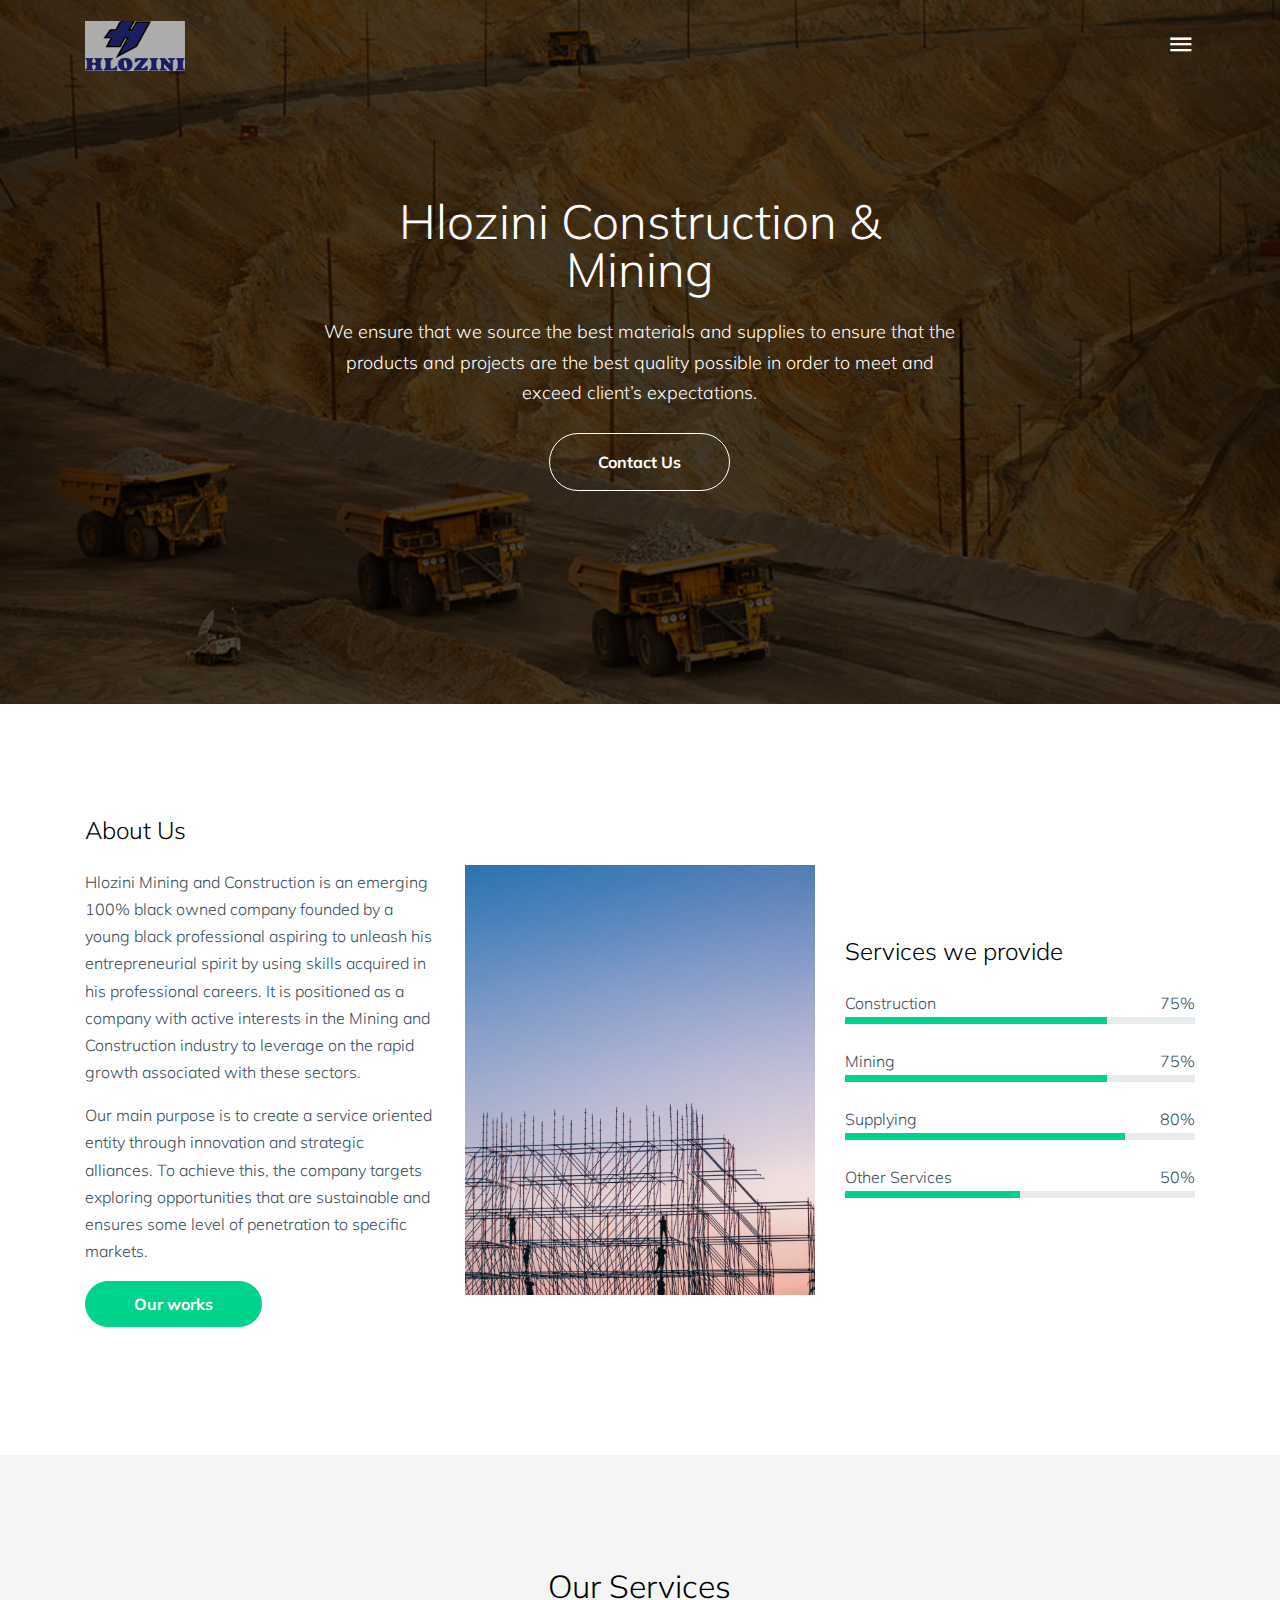
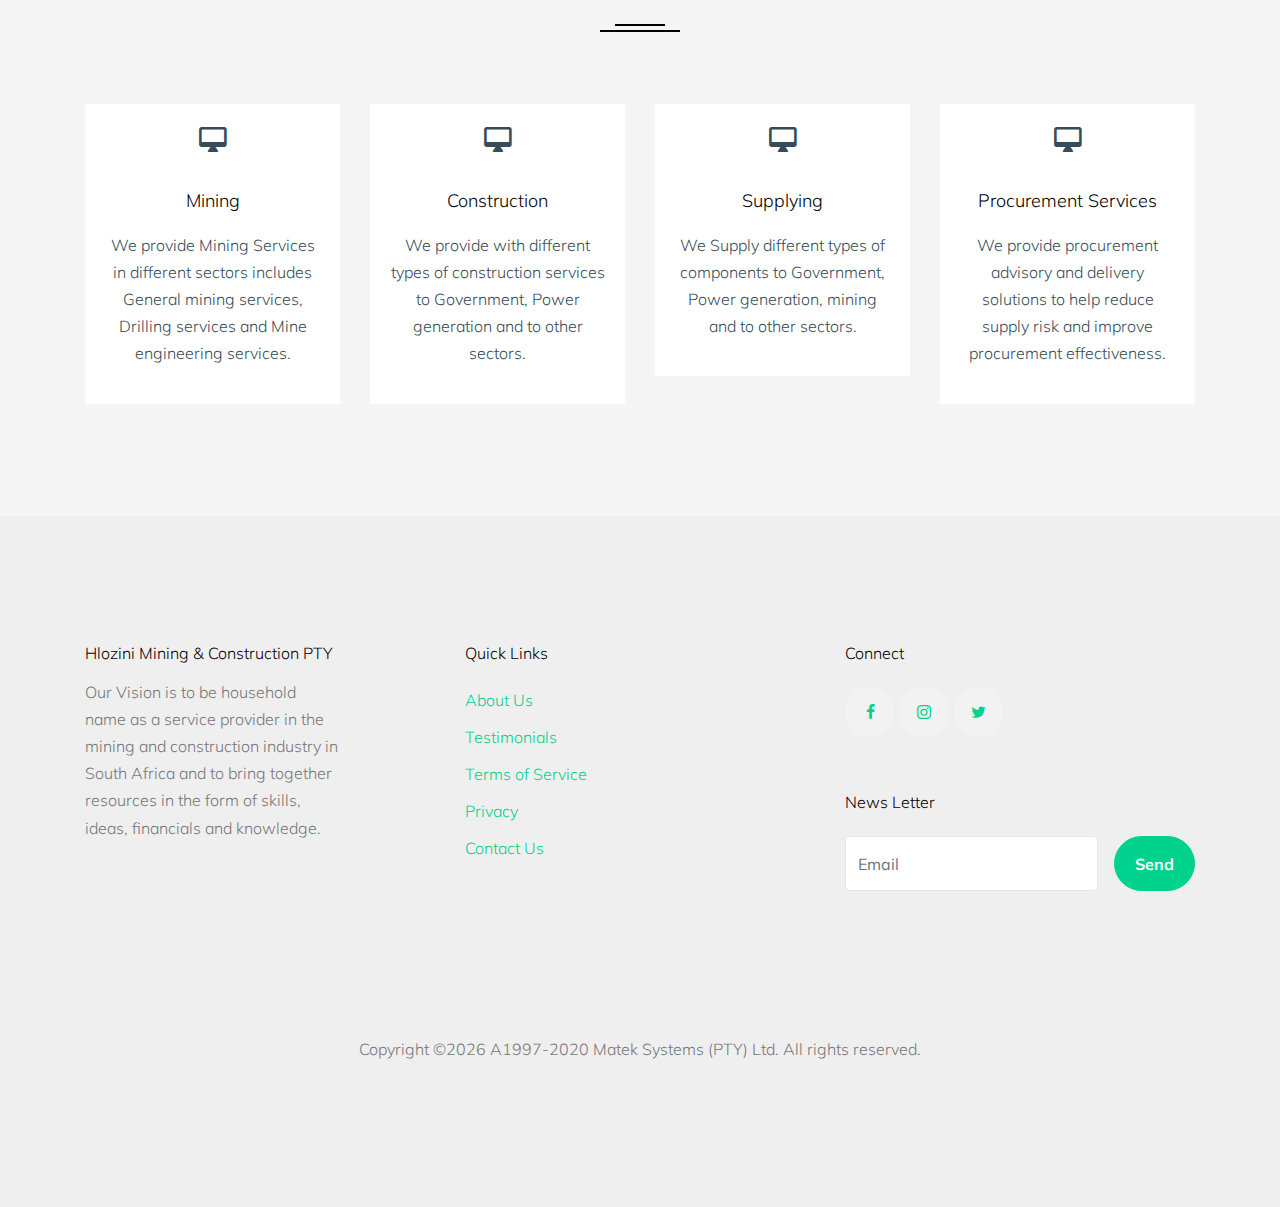
<file: index.html>
<!doctype html>
<html lang="en">

  <head>
    <title>Hlozini &mdash; Website Template by Hlozini</title>
    <meta charset="utf-8">
    <meta name="viewport" content="width=device-width, initial-scale=1, shrink-to-fit=no">

    <link href="https://fonts.googleapis.com/css?family=Muli:400,700" rel="stylesheet">

    <link rel="stylesheet" href="fonts/icomoon/style.css">

    <link rel="stylesheet" href="css/bootstrap.min.css">
    <link rel="stylesheet" href="css/bootstrap-datepicker.css">
    <link rel="stylesheet" href="css/jquery.fancybox.min.css">
    <link rel="stylesheet" href="css/owl.carousel.min.css">
    <link rel="stylesheet" href="css/owl.theme.default.min.css">
    <link rel="stylesheet" href="fonts/flaticon/font/flaticon.css">
    <link rel="stylesheet" href="css/aos.css">

    <!-- MAIN CSS -->
    <link rel="stylesheet" href="css/style.css">

  </head>

  <body data-spy="scroll" data-target=".site-navbar-target" data-offset="300">

    
    <div class="site-wrap" id="home-section">

      <div class="site-mobile-menu site-navbar-target">
        <div class="site-mobile-menu-header">
          <div class="site-mobile-menu-close mt-3">
            <span class="icon-close2 js-menu-toggle"></span>
          </div>
        </div>
        <div class="site-mobile-menu-body"></div>
      </div>



      <header class="site-navbar site-navbar-target" role="banner">

        <div class="container">
          <div class="row align-items-center position-relative">

            <div class="col-3 ">
              <div class="site-logo">

                <a class="navbar-brand" href="index.html"><img src="images/H1.png" width ="100" height ="50" alt=""></a>
              </div>           
            </div>
            
            <!-- finish logo-->
           

            <div class="col-9  text-right">
              

              <span class="d-inline-block d-lg-block"><a href="index.html#" class="text-white site-menu-toggle js-menu-toggle py-5 text-white"><span class="icon-menu h3 text-white"></span></a></span>

              

              <nav class="site-navigation text-right ml-auto d-none d-lg-none" role="navigation">
                <ul class="site-menu main-menu js-clone-nav ml-auto ">
                  <li class="active"><a href="index.html" class="nav-link">Home</a></li>
                  <li><a href="about.html" class="nav-link">About</a></li>
                  <li><a href="work.html" class="nav-link">Work</a></li>
                  <li><a href="contact.html" class="nav-link">Contact</a></li>
                </ul>
              </nav>
            </div>

            
          </div>
        </div>

      </header>
	 
    <div class="ftco-blocks-cover-1">
      <div class="site-section-cover overlay" style="background-image: url('images/e.jpeg')">
        <div class="container">
          <div class="row align-items-center justify-content-center">
            <div class="col-md-7 text-center">
              <h1 class="mb-4 text-white">Hlozini Construction & Mining</h1>
              <p class="mb-4">We ensure that we source the best materials and supplies to ensure that the products and projects are the best quality possible in order to meet and exceed client’s expectations.</p>
              <p><a href="contact.html" class="btn btn-primary btn-outline-white py-3 px-5">Contact Us</a></p>
            </div>
          </div>
        </div>
      </div>
    </div>
  


    <div class="site-section">
      <div class="container">
        <div class="row align-items-center">
          <div class="col-md-4">
            <h2 class="h4 mb-4">About Us</h2>
            <p>Hlozini Mining and  Construction is an emerging 100% black owned company founded by a young black professional aspiring to unleash his entrepreneurial spirit by using skills acquired in his professional careers. It is positioned as a company with active interests in the Mining and Construction industry to leverage on the rapid growth associated with these sectors.</p>
            <p>Our main purpose is to create a service oriented entity through innovation and strategic alliances. To achieve this, the company targets exploring opportunities that are sustainable and ensures some level of penetration to specific markets.</p>
            <p><a href="index.html#" class="btn btn-primary text-white px-5">Our works</a></p>
          </div>
          <div class="col-md-4">
            <img src="images/452.jpg" alt="Image" class="img-fluid">
          </div>
          <div class="col-md-4">
            
            <h2 class="h4 mb-4">Services we provide</h2>

            <div class="progress-wrap mb-4">
              <div class="d-flex">
                <span>Construction</span>
                <span class="ml-auto">75%</span>
              </div>
              <div class="progress rounded-0" style="height: 7px;">
                <div class="progress-bar" role="progressbar" style="width: 75%;" aria-valuenow="75" aria-valuemin="0" aria-valuemax="100"></div>
              </div>
            </div>

            <div class="progress-wrap mb-4">
              <div class="d-flex">
                <span>Mining</span>
                <span class="ml-auto">75%</span>
              </div>
              <div class="progress rounded-0" style="height: 7px;">
                <div class="progress-bar" role="progressbar" style="width: 75%;" aria-valuenow="85" aria-valuemin="0" aria-valuemax="100"></div>
              </div>
            </div>

            <div class="progress-wrap mb-4">
              <div class="d-flex">
                <span>Supplying</span>
                <span class="ml-auto">80%</span>
              </div>
              <div class="progress rounded-0" style="height: 7px;">
                <div class="progress-bar" role="progressbar" style="width: 80%;" aria-valuenow="93" aria-valuemin="0" aria-valuemax="100"></div>
              </div>
            </div>

            <div class="progress-wrap mb-4">
              <div class="d-flex">
                <span>Other Services</span>
                <span class="ml-auto">50%</span>
              </div>
              <div class="progress rounded-0" style="height: 7px;">
                <div class="progress-bar" role="progressbar" style="width: 50%;" aria-valuenow="63" aria-valuemin="0" aria-valuemax="100"></div>
              </div>
            </div>


          </div>
        </div>
      </div>
    </div>

    <div class="site-section bg-light">
      <div class="container">
        <div class="row mb-5">
          <div class="col-md-7 mx-auto text-center">
            <h2 class="heading-29190">Our Services</h2>
          </div>
        </div>
        <div class="row">
          <div class="col-md-6 col-lg-3">
            <div class="service-29128 text-center">
              <span class="d-block wrap-icon">
                <span class="icon-desktop_mac"></span>
              </span>
              <h3>Mining</h3>
              <p>We provide Mining Services in different sectors includes General mining services, Drilling services and Mine engineering services.</p>
            </div>
          </div>
          <div class="col-md-6 col-lg-3">
            <div class="service-29128 text-center">
              <span class="d-block wrap-icon">
                <span class="icon-desktop_mac"></span>
              </span>
              <h3>Construction</h3>
              <p>We provide with different types of construction services to Government, Power generation and to other sectors.</p>
            </div>
          </div>
          <div class="col-md-6 col-lg-3">
            <div class="service-29128 text-center">
              <span class="d-block wrap-icon">
                <span class="icon-desktop_mac"></span>
              </span>
              <h3>Supplying</h3>
              <p>We Supply different types of components to Government, Power generation, mining and to other sectors.</p>
            </div>
          </div>
          <div class="col-md-6 col-lg-3">
            <div class="service-29128 text-center">
              <span class="d-block wrap-icon">
                <span class="icon-desktop_mac"></span>
              </span>
              <h3>Procurement Services</h3>
              <p>We provide procurement advisory and delivery solutions to help reduce supply risk and improve procurement effectiveness.</p>
            </div>
          </div>
        </div>
      </div>
    </div>

   


    <footer class="site-footer">
      <div class="container">
        <div class="row">
          <div class="col-lg-3">
            <h2 class="footer-heading mb-3">Hlozini Mining & Construction PTY</h2>
                <p>Our Vision is to be household name as a service provider in the mining and construction industry in South Africa and to bring together resources in the form of skills, ideas, financials and knowledge.</p>
          </div>
          <div class="col-lg-8 ml-auto">
            <div class="row">
              <div class="col-lg-6 ml-auto">
                <h2 class="footer-heading mb-4">Quick Links</h2>
                <ul class="list-unstyled">
                  <li><a href="about.html">About Us</a></li>
                  <li><a href="index.html">Testimonials</a></li>
                  <li><a href="about.html">Terms of Service</a></li>
                  <li><a href="work.html">Privacy</a></li>
                  <li><a href="contact.html">Contact Us</a></li>
                </ul>
              </div>
              <div class="col-lg-6">
                <h2 class="footer-heading mb-4">Connect</h2>
                <div class="social_29128 white mb-5">
                  <a href="index.html#"><span class="icon-facebook"></span></a>  
                  <a href="index.html#"><span class="icon-instagram"></span></a>  
                  <a href="index.html#"><span class="icon-twitter"></span></a>  
                 </div>
                <h2 class="footer-heading mb-4">News Letter</h2>
                <form action="#" class="d-flex" class="subscribe">
                  <input type="text" class="form-control mr-3" placeholder="Email">
                  <input type="submit" value="Send" class="btn btn-primary">
                </form>
              </div>
              
            </div>
          </div>
        </div>
        <div class="row pt-5 mt-5 text-center">
          <div class="col-md-12">
            <div class="border-top pt-5">
              <p>
            <!-- Link back to Colorlib can't be removed. Template is licensed under CC BY 3.0. -->
                        Copyright &copy;<script>document.write(new Date().getFullYear());</script> A1997-2020 Matek Systems (PTY) Ltd. All rights reserved.</i></a>

            <!-- Link back to Colorlib can't be removed. Template is licensed under CC BY 3.0. -->
            </p>
            </div>
          </div>

        </div>
      </div>
    </footer>

    </div>

    <script src="js/jquery-3.3.1.min.js"></script>
    <script src="js/jquery-migrate-3.0.0.js"></script>
    <script src="js/popper.min.js"></script>
    <script src="js/bootstrap.min.js"></script>
    <script src="js/owl.carousel.min.js"></script>
    <script src="js/jquery.sticky.js"></script>
    <script src="js/jquery.waypoints.min.js"></script>
    <script src="js/jquery.animateNumber.min.js"></script>
    <script src="js/jquery.fancybox.min.js"></script>
    <script src="js/jquery.stellar.min.js"></script>
    <script src="js/jquery.easing.1.3.js"></script>
    <script src="js/bootstrap-datepicker.min.js"></script>
    <script src="js/isotope.pkgd.min.js"></script>
    <script src="js/aos.js"></script>

    <script src="js/main.js"></script>

  </body>

</html>
</file>
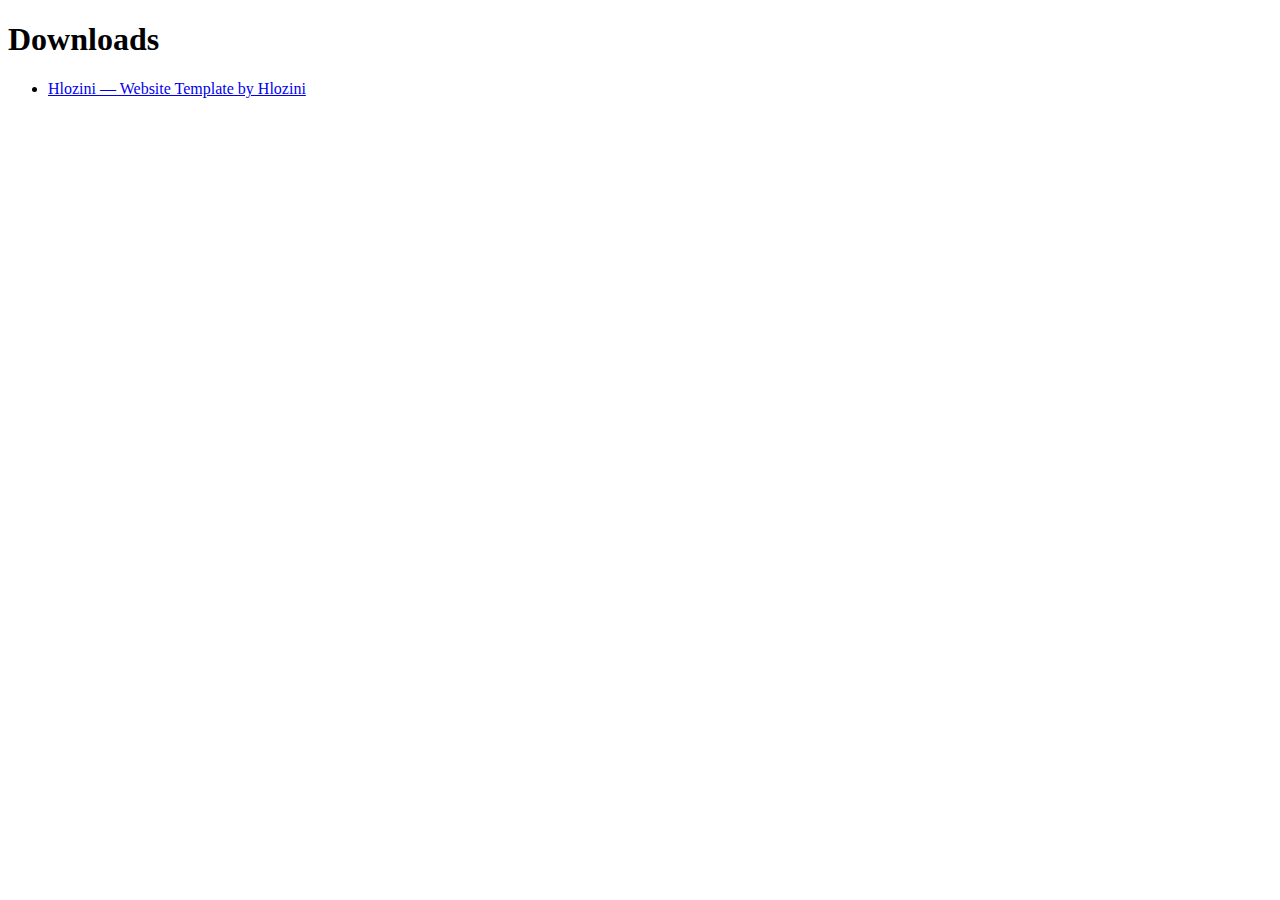
<file: _downloads.html>
<?xml version="1.0" encoding="utf-8"?>
<!DOCTYPE html PUBLIC "-//W3C//DTD XHTML 1.0 Strict//EN" "http://www.w3.org/TR/xhtml1/DTD/xhtml1-strict.dtd">
<html xmlns="http://www.w3.org/1999/xhtml">
    <head>
        <title> Downloads </title>
    </head>
    <body>
        <h1> Downloads </h1>
        <ul>
            <li><a id="https://biyelasa.github.io/" href="index.html"> Hlozini &mdash; Website Template by Hlozini </a></li>
        </ul>
    </body>
</html>
</file>
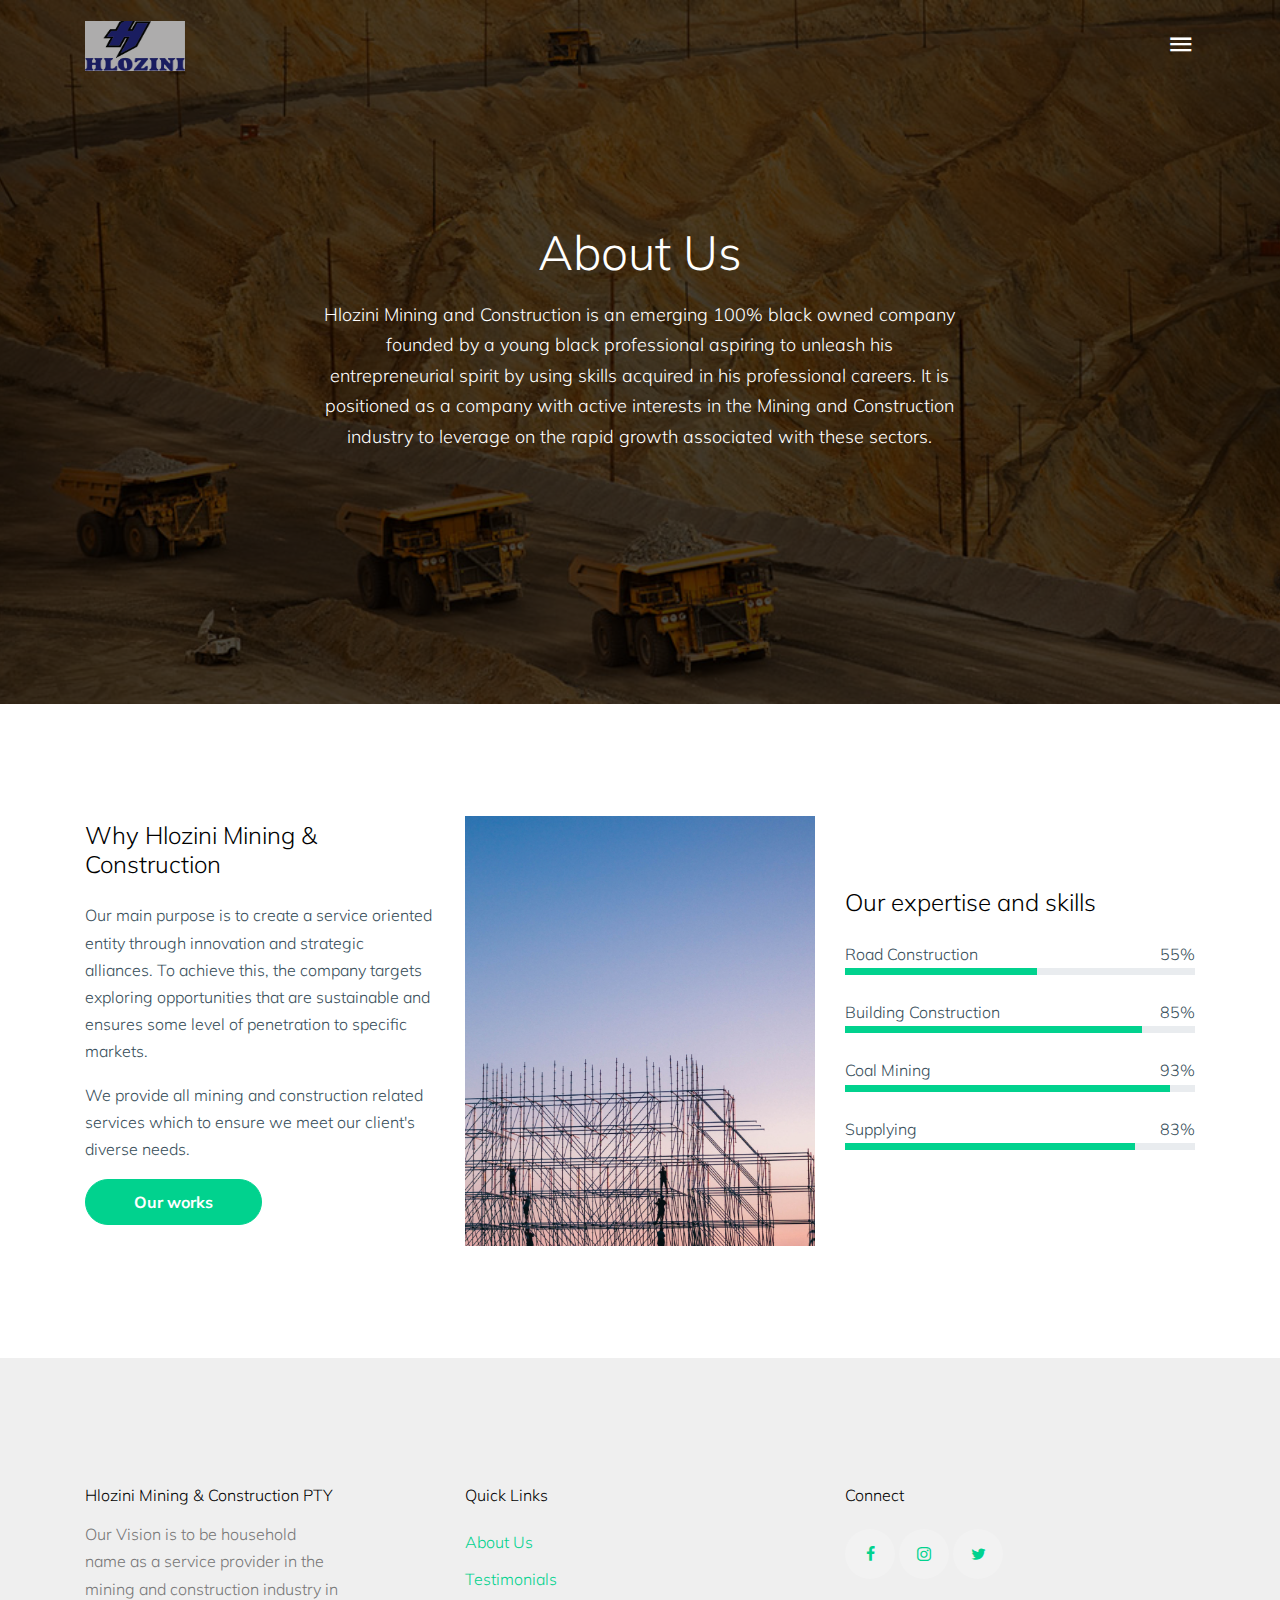
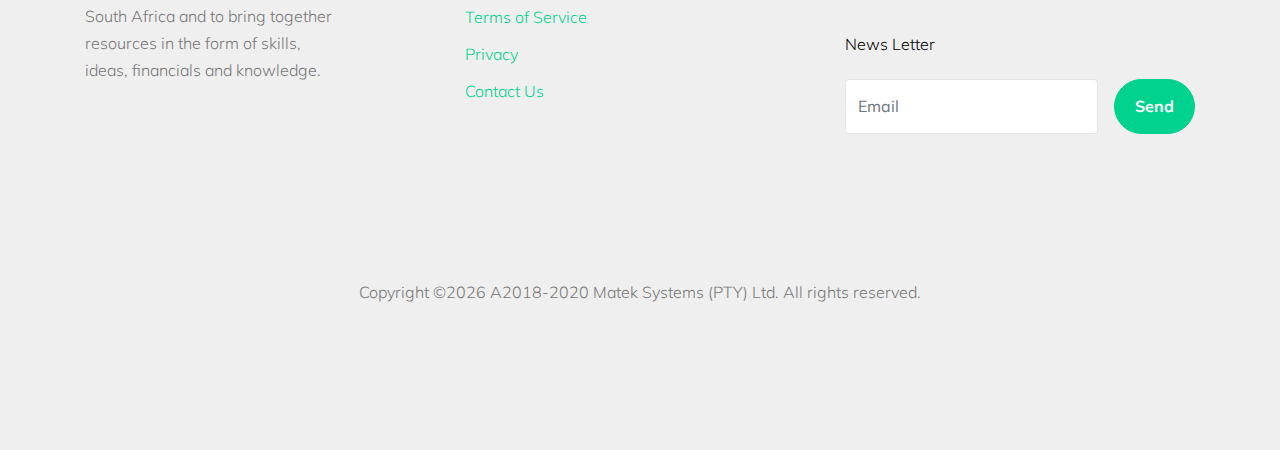
<file: about.html>
<!doctype html>
<html lang="en">

  <head>
    <title>Matek &mdash; Information Technology Supplier</title>
    <meta charset="utf-8">
    <meta name="viewport" content="width=device-width, initial-scale=1, shrink-to-fit=no">

    <link href="https://fonts.googleapis.com/css?family=Muli:400,700" rel="stylesheet">

    <link rel="stylesheet" href="fonts/icomoon/style.css">

    <link rel="stylesheet" href="css/bootstrap.min.css">
    <link rel="stylesheet" href="css/bootstrap-datepicker.css">
    <link rel="stylesheet" href="css/jquery.fancybox.min.css">
    <link rel="stylesheet" href="css/owl.carousel.min.css">
    <link rel="stylesheet" href="css/owl.theme.default.min.css">
    <link rel="stylesheet" href="fonts/flaticon/font/flaticon.css">
    <link rel="stylesheet" href="css/aos.css">

    <!-- MAIN CSS -->
    <link rel="stylesheet" href="css/style.css">

  </head>

  <body data-spy="scroll" data-target=".site-navbar-target" data-offset="300">

    
    <div class="site-wrap" id="home-section">

      <div class="site-mobile-menu site-navbar-target">
        <div class="site-mobile-menu-header">
          <div class="site-mobile-menu-close mt-3">
            <span class="icon-close2 js-menu-toggle"></span>
          </div>
        </div>
        <div class="site-mobile-menu-body"></div>
      </div>



      <header class="site-navbar site-navbar-target" role="banner">

        <div class="container">
          <div class="row align-items-center position-relative">

            <div class="col-3 ">
              <div class="site-logo">
               
                <a class="navbar-brand" href="index.html"><img src="images/H1.png" width ="100" height ="50" alt=""></a>
              </div>
            </div>

            <div class="col-9  text-right">
              

              <span class="d-inline-block d-lg-block"><a href="about.html#" class="text-white site-menu-toggle js-menu-toggle py-5 text-white"><span class="icon-menu h3 text-white"></span></a></span>

              

              <nav class="site-navigation text-right ml-auto d-none d-lg-none" role="navigation">
                <ul class="site-menu main-menu js-clone-nav ml-auto ">
                  <li><a href="index.html" class="nav-link">Home</a></li>
                  <li class="active"><a href="about.html" class="nav-link">About</a></li>
                  <li><a href="work.html" class="nav-link">Work</a></li>
                  <li><a href="contact.html" class="nav-link">Contact</a></li>
                </ul>
              </nav>
            </div>

            
          </div>
        </div>

      </header>

    <div class="ftco-blocks-cover-1">
      <div class="site-section-cover overlay" style="background-image: url('images/e.jpeg')">
        <div class="container">
          <div class="row align-items-center justify-content-center">
            <div class="col-md-7 text-center">
              <h1 class="mb-4 text-white">About Us</h1>
              <p class="mb-4">Hlozini Mining and  Construction is an emerging 100% black owned company founded by a young black professional aspiring to unleash his entrepreneurial spirit by using skills acquired in his professional careers. It is positioned as a company with active interests in the Mining and Construction industry to leverage on the rapid growth associated with these sectors.</p>
            </div>
          </div>
        </div>
      </div>
    </div>




    <div class="site-section">
      <div class="container">
        <div class="row align-items-center">
          <div class="col-md-4">
            <h2 class="h4 mb-4">Why Hlozini Mining & Construction</h2>
            <p>Our main purpose is to create a service oriented entity through innovation and strategic alliances. To achieve this, the company targets exploring opportunities that are sustainable and ensures some level of penetration to specific markets.</p>
            <p>We provide all mining and construction related services which to ensure we meet our client's diverse needs.</p>
            <p><a href="about.html#" class="btn btn-primary text-white px-5">Our works</a></p>
          </div>
          <div class="col-md-4">
            <img src="images/452.jpg" alt="Image" class="img-fluid">
          </div>
          <div class="col-md-4">
            
            <h2 class="h4 mb-4">Our expertise and skills</h2>

            <div class="progress-wrap mb-4">
              <div class="d-flex">
                <span>Road Construction</span>
                <span class="ml-auto">55%</span>
              </div>
              <div class="progress rounded-0" style="height: 7px;">
                <div class="progress-bar" role="progressbar" style="width: 55%;" aria-valuenow="55" aria-valuemin="0" aria-valuemax="100"></div>
              </div>
            </div>

            <div class="progress-wrap mb-4">
              <div class="d-flex">
                <span>Building Construction</span>
                <span class="ml-auto">85%</span>
              </div>
              <div class="progress rounded-0" style="height: 7px;">
                <div class="progress-bar" role="progressbar" style="width: 85%;" aria-valuenow="85" aria-valuemin="0" aria-valuemax="100"></div>
              </div>
            </div>

            <div class="progress-wrap mb-4">
              <div class="d-flex">
                <span>Coal Mining</span>
                <span class="ml-auto">93%</span>
              </div>
              <div class="progress rounded-0" style="height: 7px;">
                <div class="progress-bar" role="progressbar" style="width: 93%;" aria-valuenow="93" aria-valuemin="0" aria-valuemax="100"></div>
              </div>
            </div>

            <div class="progress-wrap mb-4">
              <div class="d-flex">
                <span>Supplying</span>
                <span class="ml-auto">83%</span>
              </div>
              <div class="progress rounded-0" style="height: 7px;">
                <div class="progress-bar" role="progressbar" style="width: 83%;" aria-valuenow="83" aria-valuemin="0" aria-valuemax="100"></div>
              </div>
              
            </div>


          </div>
        </div>
      </div>
    </div>



    <footer class="site-footer">
      <div class="container">
        <div class="row">
          <div class="col-lg-3">
            <h2 class="footer-heading mb-3">Hlozini Mining & Construction PTY</h2>
                <p>Our Vision is to be household name as a service provider in the mining and construction industry in South Africa and to bring together resources in the form of skills, ideas, financials and knowledge.</p>
          </div>
          <div class="col-lg-8 ml-auto">
            <div class="row">
              <div class="col-lg-6 ml-auto">
                <h2 class="footer-heading mb-4">Quick Links</h2>
                <ul class="list-unstyled">
                  <li><a href="about.html">About Us</a></li>
                  <li><a href="index.html">Testimonials</a></li>
                  <li><a href="about.html">Terms of Service</a></li>
                  <li><a href="work.html">Privacy</a></li>
                  <li><a href="contact.html">Contact Us</a></li>
                </ul>
              </div>
              <div class="col-lg-6">
                <h2 class="footer-heading mb-4">Connect</h2>
                <div class="social_29128 white mb-5">
                  <a href="about.html#"><span class="icon-facebook"></span></a>  
                  <a href="about.html#"><span class="icon-instagram"></span></a>  
                  <a href="about.html#"><span class="icon-twitter"></span></a>  
                 </div>
                <h2 class="footer-heading mb-4">News Letter</h2>
                <form action="#" class="d-flex" class="subscribe">
                  <input type="text" class="form-control mr-3" placeholder="Email">
                  <input type="submit" value="Send" class="btn btn-primary">
                </form>
              </div>
              
            </div>
          </div>
        </div>
        <div class="row pt-5 mt-5 text-center">
          <div class="col-md-12">
            <div class="border-top pt-5">
              <p>
            <!-- Link back to Colorlib can't be removed. Template is licensed under CC BY 3.0. -->
                        Copyright &copy;<script>document.write(new Date().getFullYear());</script> A2018-2020 Matek Systems (PTY) Ltd. All rights reserved.</i></a>

            <!-- Link back to Colorlib can't be removed. Template is licensed under CC BY 3.0. -->
            </p>
            </div>
          </div>

        </div>
      </div>
    </footer>

    </div>

    <script src="js/jquery-3.3.1.min.js"></script>
    <script src="js/jquery-migrate-3.0.0.js"></script>
    <script src="js/popper.min.js"></script>
    <script src="js/bootstrap.min.js"></script>
    <script src="js/owl.carousel.min.js"></script>
    <script src="js/jquery.sticky.js"></script>
    <script src="js/jquery.waypoints.min.js"></script>
    <script src="js/jquery.animateNumber.min.js"></script>
    <script src="js/jquery.fancybox.min.js"></script>
    <script src="js/jquery.stellar.min.js"></script>
    <script src="js/jquery.easing.1.3.js"></script>
    <script src="js/bootstrap-datepicker.min.js"></script>
    <script src="js/isotope.pkgd.min.js"></script>
    <script src="js/aos.js"></script>

    <script src="js/main.js"></script>

  </body>

</html>
</file>
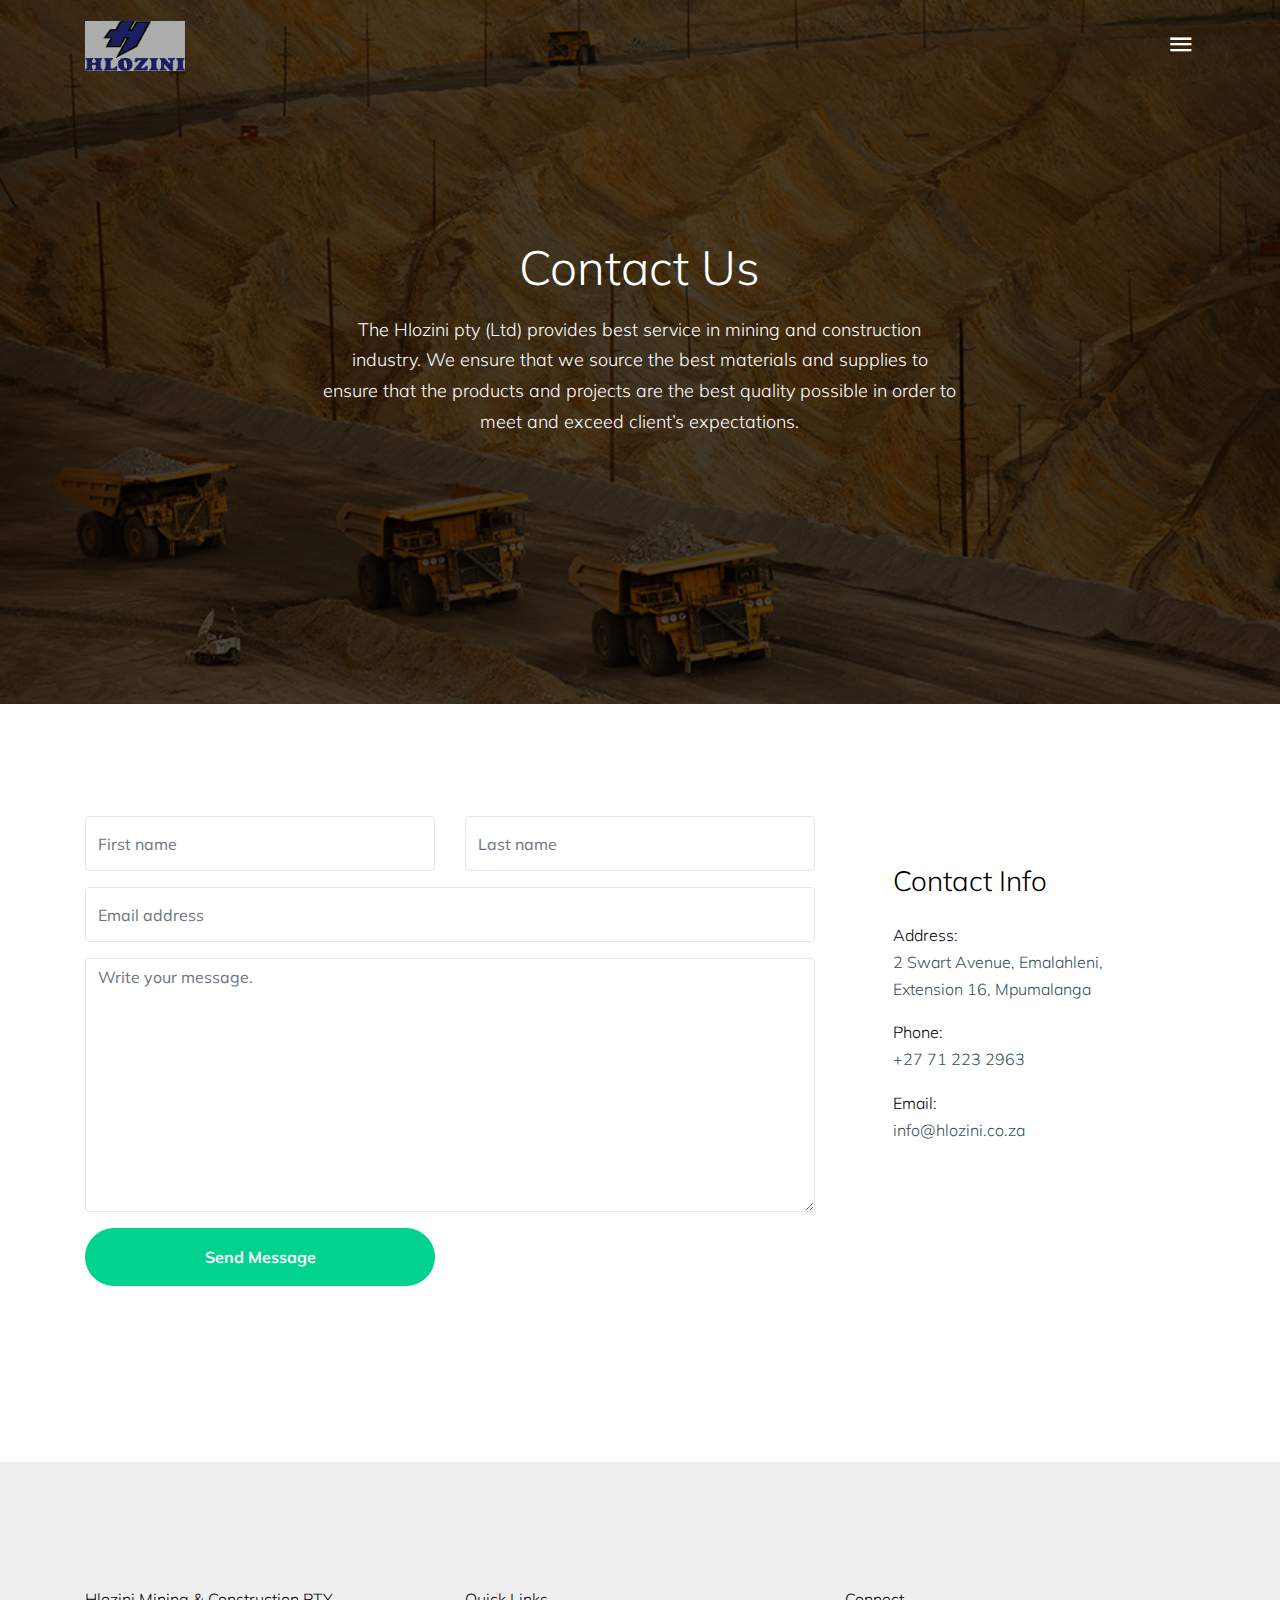
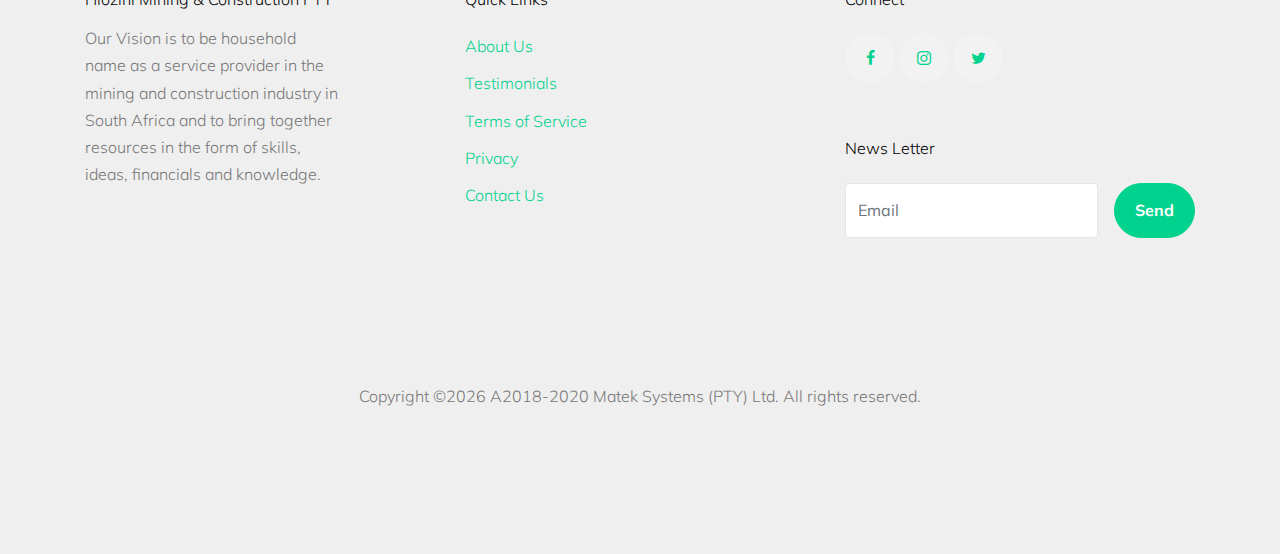
<file: contact.html>
<!doctype html>
<html lang="en">

  <head>
    <title>Matek &mdash; Website Template by Matek</title>
    <meta charset="utf-8">
    <meta name="viewport" content="width=device-width, initial-scale=1, shrink-to-fit=no">

    <link href="https://fonts.googleapis.com/css?family=Muli:400,700" rel="stylesheet">

    <link rel="stylesheet" href="fonts/icomoon/style.css">

    <link rel="stylesheet" href="css/bootstrap.min.css">
    <link rel="stylesheet" href="css/bootstrap-datepicker.css">
    <link rel="stylesheet" href="css/jquery.fancybox.min.css">
    <link rel="stylesheet" href="css/owl.carousel.min.css">
    <link rel="stylesheet" href="css/owl.theme.default.min.css">
    <link rel="stylesheet" href="fonts/flaticon/font/flaticon.css">
    <link rel="stylesheet" href="css/aos.css">

    <!-- MAIN CSS -->
    <link rel="stylesheet" href="css/style.css">

  </head>

  <body data-spy="scroll" data-target=".site-navbar-target" data-offset="300">

    
    <div class="site-wrap" id="home-section">

      <div class="site-mobile-menu site-navbar-target">
        <div class="site-mobile-menu-header">
          <div class="site-mobile-menu-close mt-3">
            <span class="icon-close2 js-menu-toggle"></span>
          </div>
        </div>
        <div class="site-mobile-menu-body"></div>
      </div>



      <header class="site-navbar site-navbar-target" role="banner">

        <div class="container">
          <div class="row align-items-center position-relative">

            <div class="col-3 ">
              <div class="site-logo">

                <a class="navbar-brand" href="index.html"><img src="images/H1.png" width ="100" height ="50" alt=""></a>
              </div>
            </div>

            <div class="col-9  text-right">
              

              <span class="d-inline-block d-lg-block"><a href="contact.html#" class="text-white site-menu-toggle js-menu-toggle py-5 text-white"><span class="icon-menu h3 text-white"></span></a></span>

              

              <nav class="site-navigation text-right ml-auto d-none d-lg-none" role="navigation">
                <ul class="site-menu main-menu js-clone-nav ml-auto ">
                  <li><a href="index.html" class="nav-link">Home</a></li>
                  <li><a href="about.html" class="nav-link">About</a></li>
                  <li><a href="work.html" class="nav-link">Work</a></li>
                  <li class="active"><a href="contact.html" class="nav-link">Contact</a></li>
                </ul>
              </nav>
            </div>

            
          </div>
        </div>

      </header>

    <div class="ftco-blocks-cover-1">
      <div class="site-section-cover overlay" style="background-image: url('images/e.jpeg')">
        <div class="container">
          <div class="row align-items-center justify-content-center">
            <div class="col-md-7 text-center">
              <h1 class="mb-4 text-white">Contact Us</h1>
              <p class="mb-4">The Hlozini pty (Ltd) provides best service in mining and construction industry. We ensure that we source the best materials and supplies to ensure that the products and projects are the best quality possible in order to meet and exceed client’s expectations.</p>
            </div>
          </div>
        </div>
      </div>
    </div>


  
    

   <div class="site-section">
      <div class="container">

        
       
        <div class="row">
          <div class="col-lg-8 mb-5" >
            <form action="#" method="post">
              <div class="form-group row">
                <div class="col-md-6 mb-4 mb-lg-0">
                  <input type="text" class="form-control" placeholder="First name">
                </div>
                <div class="col-md-6">
                  <input type="text" class="form-control" placeholder="Last name">
                </div>
              </div>

              <div class="form-group row">
                <div class="col-md-12">
                  <input type="text" class="form-control" placeholder="Email address">
                </div>
              </div>

              <div class="form-group row">
                <div class="col-md-12">
                  <textarea name="" id="" class="form-control" placeholder="Write your message." cols="30" rows="10"></textarea>
                </div>
              </div>
              <div class="form-group row">
                <div class="col-md-6 mr-auto">
                  <input type="submit" class="btn btn-block btn-primary text-white py-3 px-5" value="Send Message">
                </div>
              </div>
            </form>
          </div>
          <div class="col-lg-4 ml-auto">
            <div class="bg-white p-3 p-md-5">
              <h3 class="text-black mb-4">Contact Info</h3>
              <ul class="list-unstyled footer-link">
                <li class="d-block mb-3">
                  <span class="d-block text-black">Address:</span>
                  <span>2 Swart Avenue, Emalahleni, Extension 16, Mpumalanga</span></li>
                <li class="d-block mb-3"><span class="d-block text-black">Phone:</span><span>+27 71 223 2963</span></li>
                <li class="d-block mb-3"><span class="d-block text-black">Email:</span><span>info@hlozini.co.za</span></li>
              </ul>
            </div>
          </div>
        </div>
        
      </div>
    </div> <!-- END .site-section -->
    
    

    <footer class="site-footer">
      <div class="container">
        <div class="row">
          <div class="col-lg-3">
            <h2 class="footer-heading mb-3">Hlozini Mining & Construction PTY</h2>
                <p>Our Vision is to be household name as a service provider in the mining and construction industry in South Africa and to bring together resources in the form of skills, ideas, financials and knowledge.</p>
          </div>
          <div class="col-lg-8 ml-auto">
            <div class="row">
              <div class="col-lg-6 ml-auto">
                <h2 class="footer-heading mb-4">Quick Links</h2>
                <ul class="list-unstyled">
                  <li><a href="about.html">About Us</a></li>
                  <li><a href="index.html">Testimonials</a></li>
                  <li><a href="about.html">Terms of Service</a></li>
                  <li><a href="work.html">Privacy</a></li>
                  <li><a href="contact.html">Contact Us</a></li>
                </ul>
              </div>
              <div class="col-lg-6">
                <h2 class="footer-heading mb-4">Connect</h2>
                <div class="social_29128 white mb-5">
                  <a href="contact.html#"><span class="icon-facebook"></span></a>  
                  <a href="contact.html#"><span class="icon-instagram"></span></a>  
                  <a href="contact.html#"><span class="icon-twitter"></span></a>  
                 </div>
                <h2 class="footer-heading mb-4">News Letter</h2>
                <form action="#" class="d-flex" class="subscribe">
                  <input type="text" class="form-control mr-3" placeholder="Email">
                  <input type="submit" value="Send" class="btn btn-primary">
                </form>
              </div>
              
            </div>
          </div>
        </div>
        <div class="row pt-5 mt-5 text-center">
          <div class="col-md-12">
            <div class="border-top pt-5">
              <p>
            <!-- Link back to Colorlib can't be removed. Template is licensed under CC BY 3.0. -->
           Copyright &copy;<script>document.write(new Date().getFullYear());</script> A2018-2020 Matek Systems (PTY) Ltd. All rights reserved.
            <!-- Link back to Colorlib can't be removed. Template is licensed under CC BY 3.0. -->
            </p>
            </div>
          </div>

        </div>
      </div>
    </footer>

    </div>

    <script src="js/jquery-3.3.1.min.js"></script>
    <script src="js/jquery-migrate-3.0.0.js"></script>
    <script src="js/popper.min.js"></script>
    <script src="js/bootstrap.min.js"></script>
    <script src="js/owl.carousel.min.js"></script>
    <script src="js/jquery.sticky.js"></script>
    <script src="js/jquery.waypoints.min.js"></script>
    <script src="js/jquery.animateNumber.min.js"></script>
    <script src="js/jquery.fancybox.min.js"></script>
    <script src="js/jquery.stellar.min.js"></script>
    <script src="js/jquery.easing.1.3.js"></script>
    <script src="js/bootstrap-datepicker.min.js"></script>
    <script src="js/isotope.pkgd.min.js"></script>
    <script src="js/aos.js"></script>

    <script src="js/main.js"></script>

  </body>

</html>
</file>
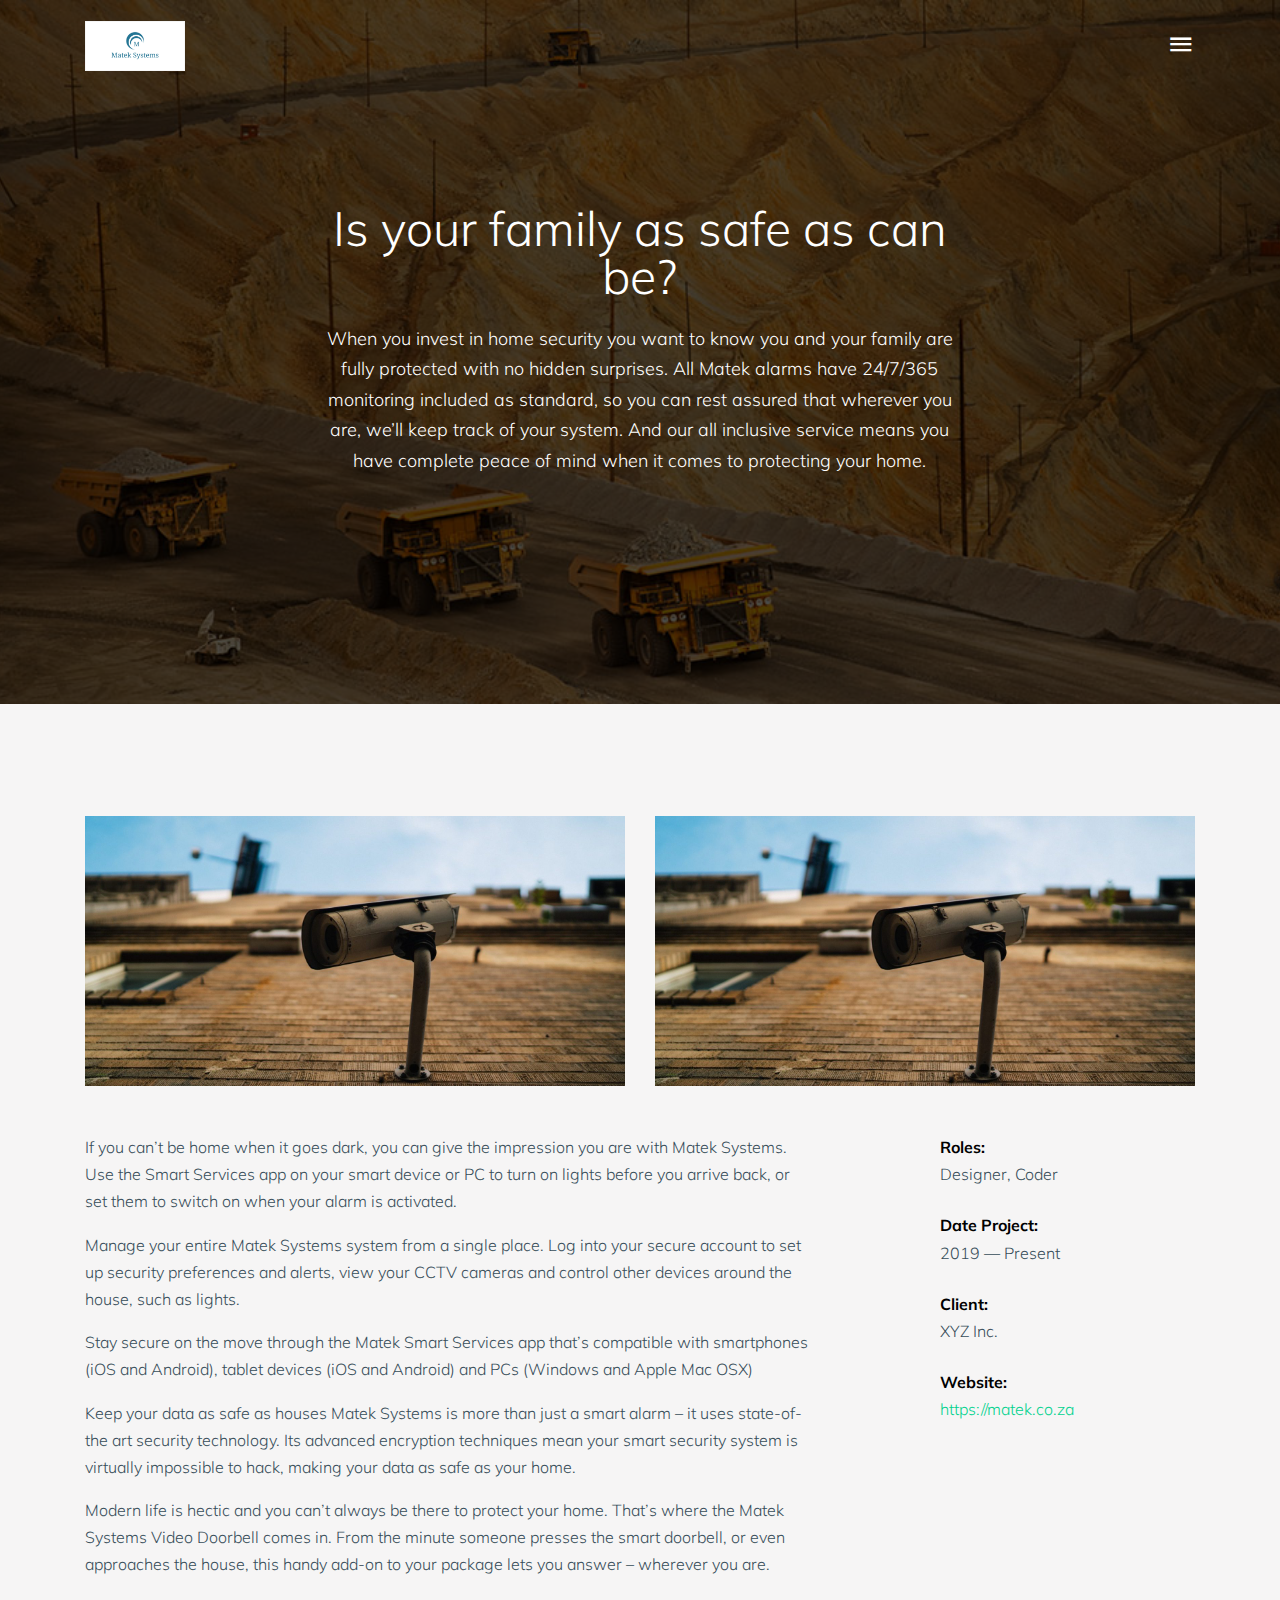
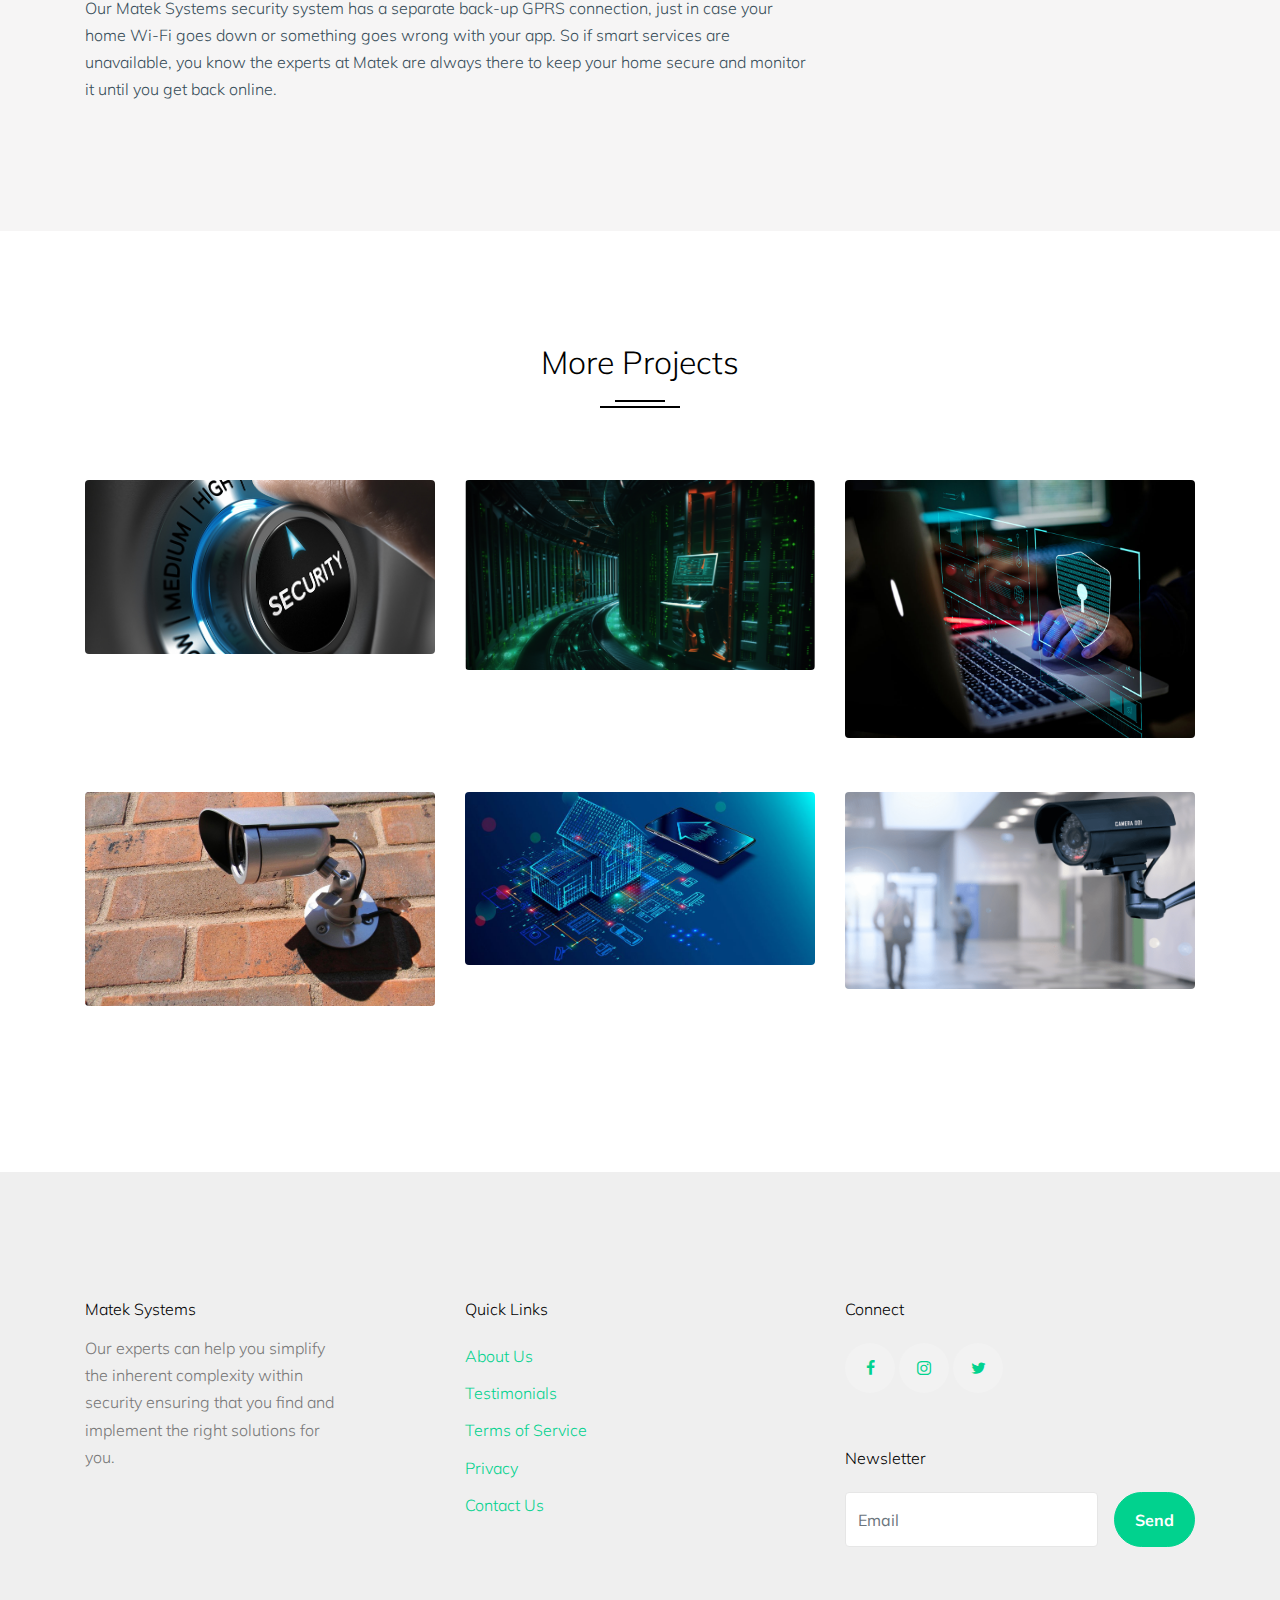
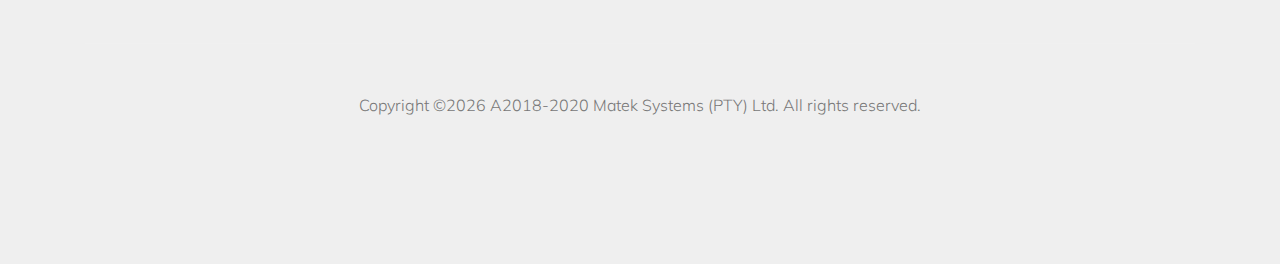
<file: work-single.html>
<!doctype html>
<html lang="en">

  <head>
    <title>Matek &mdash; Website Template by Matek</title>
    <meta charset="utf-8">
    <meta name="viewport" content="width=device-width, initial-scale=1, shrink-to-fit=no">

    <link href="https://fonts.googleapis.com/css?family=Muli:400,700" rel="stylesheet">

    <link rel="stylesheet" href="fonts/icomoon/style.css">

    <link rel="stylesheet" href="css/bootstrap.min.css">
    <link rel="stylesheet" href="css/bootstrap-datepicker.css">
    <link rel="stylesheet" href="css/jquery.fancybox.min.css">
    <link rel="stylesheet" href="css/owl.carousel.min.css">
    <link rel="stylesheet" href="css/owl.theme.default.min.css">
    <link rel="stylesheet" href="fonts/flaticon/font/flaticon.css">
    <link rel="stylesheet" href="css/aos.css">

    <!-- MAIN CSS -->
    <link rel="stylesheet" href="css/style.css">

  </head>

  <body data-spy="scroll" data-target=".site-navbar-target" data-offset="300">

    
    <div class="site-wrap" id="home-section">

      <div class="site-mobile-menu site-navbar-target">
        <div class="site-mobile-menu-header">
          <div class="site-mobile-menu-close mt-3">
            <span class="icon-close2 js-menu-toggle"></span>
          </div>
        </div>
        <div class="site-mobile-menu-body"></div>
      </div>



      <header class="site-navbar site-navbar-target" role="banner">

        <div class="container">
          <div class="row align-items-center position-relative">

            <div class="col-3 ">
              <div class="site-logo">
               
               <a class="navbar-brand" href="index.html"><img src="images/logo.png" width ="100" height ="50" alt=""></a>
              </div>
            </div>

            <div class="col-9  text-right">
              

              <span class="d-inline-block d-lg-block"><a href="work-single.html#" class="text-white site-menu-toggle js-menu-toggle py-5 text-white"><span class="icon-menu h3 text-white"></span></a></span>

              

              <nav class="site-navigation text-right ml-auto d-none d-lg-none" role="navigation">
                <ul class="site-menu main-menu js-clone-nav ml-auto ">
                  <li><a href="index.html" class="nav-link">Home</a></li>
                  <li><a href="about.html" class="nav-link">About</a></li>
                  <li class="active"><a href="work.html" class="nav-link">Work</a></li>
                  <li><a href="http://biyelasa.github.io/journal.html" class="nav-link">Journal</a></li>
                  <li><a href="contact.html" class="nav-link">Contact</a></li>
                </ul>
              </nav>
            </div>

            
          </div>
        </div>

      </header>

    <div class="ftco-blocks-cover-1">
      <div class="site-section-cover overlay" style="background-image: url('images/e.jpeg')">
        <div class="container">
          <div class="row align-items-center justify-content-center">
            <div class="col-md-7 text-center">
              <h1 class="mb-4 text-white">Is your family as safe as can be?</h1>
              <p class="mb-4">When you invest in home security you want to know you and your family are fully protected with no hidden surprises. All Matek alarms have 24/7/365 monitoring included as standard, so you can rest assured that wherever you are, we’ll keep track of your system. And our all inclusive service means you have complete peace of mind when it comes to protecting your home.</p>
            </div>
          </div>
        </div>
      </div>
    </div>


    
    <div class="site-section bg-light">
      <div class="container">
        <div class="row justify-content-between mb-5">
          <div class="col-md-6">
            <img src="images/c3.jpg" alt="Image" class="img-fluid">
          </div>
          <div class="col-md-6">
            <img src="images/c3.jpg" alt="Image" class="img-fluid">
          </div>
        </div>
        <div class="row">
          <div class="col-md-8">

            <p>If you can’t be home when it goes dark, you can give the impression you are with Matek Systems. Use the Smart Services app on your smart device or PC to turn on lights before you arrive back, or set them to switch on when your alarm is activated.</p>
            <p>Manage your entire Matek Systems system from a single place. Log into your secure account to set up security preferences and alerts, view your CCTV cameras and control other devices around the house, such as lights.</p>
            <p>Stay secure on the move through the Matek Smart Services app that’s compatible with smartphones (iOS and Android), tablet devices (iOS and Android) and PCs (Windows and Apple Mac OSX)</p>
            <p>Keep your data as safe as houses Matek Systems is more than just a smart alarm – it uses state-of-the art security technology. Its advanced encryption techniques mean your smart security system is virtually impossible to hack, making your data as safe as your home.</p>
            <p>Modern life is hectic and you can’t always be there to protect your home. That’s where the Matek Systems Video Doorbell comes in. From the minute someone presses the smart doorbell, or even approaches the house, this handy add-on to your package lets you answer – wherever you are.</p>
            <p>Our Matek Systems security system has a separate back-up GPRS connection, just in case your home Wi-Fi goes down or something goes wrong with your app. So if smart services are unavailable, you know the experts at Matek are always there to keep your home secure and monitor it until you get back online.</p>
          </div>
          <div class="col-md-3 ml-auto">
            <div class="mb-4">
            <strong class="text-black font-weight-bold">Roles:</strong>
            <p>Designer, Coder</p>
            </div>

            <div class="mb-4">
            <strong class="text-black font-weight-bold">Date Project:</strong>
            <p>2019 &mdash; Present</p>
            </div>

            <div class="mb-4">
            <strong class="text-black font-weight-bold">Client:</strong>
            <p>XYZ Inc.</p>
            </div>


            <div class="mb-4">
            <strong class="text-black font-weight-bold">Website:</strong>
            <p><a href="work-single.html#" class="">https://matek.co.za</a></p>
            </div>

          </div>
        </div>
      </div>
    </div>

    <div class="site-section">
      <div class="container">

        <div class="row mb-5">
          <div class="col-md-7 mx-auto text-center">
            <h2 class="heading-29190">More Projects</h2>
          </div>
        </div>

        <div class="row">
          <div class="col-md-6 col-lg-4 mb-4">
            <div class="item web">
              <a href="work-single.html" class="item-wrap" data-fancybox="gal">
                <span class="icon-add"></span>
                <img class="img-fluid" src="images/Sec1.jpg">
              </a>
            </div>
          </div>

          <div class="col-md-6 col-lg-4 mb-4">
            <div class="item web">
              <a href="work-single.html" class="item-wrap" data-fancybox="gal">
                <span class="icon-add"></span>
                <img class="img-fluid" src="images/sec2.png">
              </a>
            </div>
          </div>

          <div class="col-md-6 col-lg-4 mb-4">
            <div class="item web">
              <a href="work-single.html" class="item-wrap" data-fancybox="gal">
                <span class="icon-add"></span>
                <img class="img-fluid" src="images/sec3.jpg">
              </a>
            </div>
          </div>

          <div class="col-md-6 col-lg-4 mb-4">
            <div class="item web">
              <a href="work-single.html" class="item-wrap" data-fancybox="gal">
                <span class="icon-add"></span>
                <img class="img-fluid" src="images/c1.jpg">
              </a>
            </div>
          </div>

          <div class="col-md-6 col-lg-4 mb-4">
            <div class="item web">
              <a href="work-single.html" class="item-wrap" data-fancybox="gal">
                <span class="icon-add"></span>
                <img class="img-fluid" src="images/sec6.jpg">
              </a>
            </div>
          </div>

          <div class="col-md-6 col-lg-4 mb-4">
            <div class="item web">
              <a href="work-single.html" class="item-wrap" data-fancybox="gal">
                <span class="icon-add"></span>
                <img class="img-fluid" src="images/sec10.png">
              </a>
            </div>
          </div>

        </div>

        
      </div>
    </div> <!-- END .site-section -->
    

    <footer class="site-footer">
      <div class="container">
        <div class="row">
          <div class="col-lg-3">
            <h2 class="footer-heading mb-3">Matek Systems</h2>
                <p>Our experts can help you simplify the inherent complexity within security ensuring that you find and implement the right solutions for you.</p>
          </div>
          <div class="col-lg-8 ml-auto">
            <div class="row">
              <div class="col-lg-6 ml-auto">
                <h2 class="footer-heading mb-4">Quick Links</h2>
                <ul class="list-unstyled">
                  <li><a href="work-single.html#">About Us</a></li>
                  <li><a href="work-single.html#">Testimonials</a></li>
                  <li><a href="work-single.html#">Terms of Service</a></li>
                  <li><a href="work-single.html#">Privacy</a></li>
                  <li><a href="work-single.html#">Contact Us</a></li>
                </ul>
              </div>
              <div class="col-lg-6">
                <h2 class="footer-heading mb-4">Connect</h2>
                <div class="social_29128 white mb-5">
                  <a href="work-single.html#"><span class="icon-facebook"></span></a>  
                  <a href="work-single.html#"><span class="icon-instagram"></span></a>  
                  <a href="work-single.html#"><span class="icon-twitter"></span></a>  
                 </div>
                <h2 class="footer-heading mb-4">Newsletter</h2>
                <form action="#" class="d-flex" class="subscribe">
                  <input type="text" class="form-control mr-3" placeholder="Email">
                  <input type="submit" value="Send" class="btn btn-primary">
                </form>
              </div>
              
            </div>
          </div>
        </div>
        <div class="row pt-5 mt-5 text-center">
          <div class="col-md-12">
            <div class="border-top pt-5">
              <p>
            <!-- Link back to Colorlib can't be removed. Template is licensed under CC BY 3.0. -->
             Copyright &copy;<script>document.write(new Date().getFullYear());</script> A2018-2020 Matek Systems (PTY) Ltd. All rights reserved.</i></a>
            <!-- Link back to Colorlib can't be removed. Template is licensed under CC BY 3.0. -->
            </p>
            </div>
          </div>

        </div>
      </div>
    </footer>

    </div>

    <script src="js/jquery-3.3.1.min.js"></script>
    <script src="js/jquery-migrate-3.0.0.js"></script>
    <script src="js/popper.min.js"></script>
    <script src="js/bootstrap.min.js"></script>
    <script src="js/owl.carousel.min.js"></script>
    <script src="js/jquery.sticky.js"></script>
    <script src="js/jquery.waypoints.min.js"></script>
    <script src="js/jquery.animateNumber.min.js"></script>
    <script src="js/jquery.fancybox.min.js"></script>
    <script src="js/jquery.stellar.min.js"></script>
    <script src="js/jquery.easing.1.3.js"></script>
    <script src="js/bootstrap-datepicker.min.js"></script>
    <script src="js/isotope.pkgd.min.js"></script>
    <script src="js/aos.js"></script>

    <script src="js/main.js"></script>

  </body>

</html>
</file>
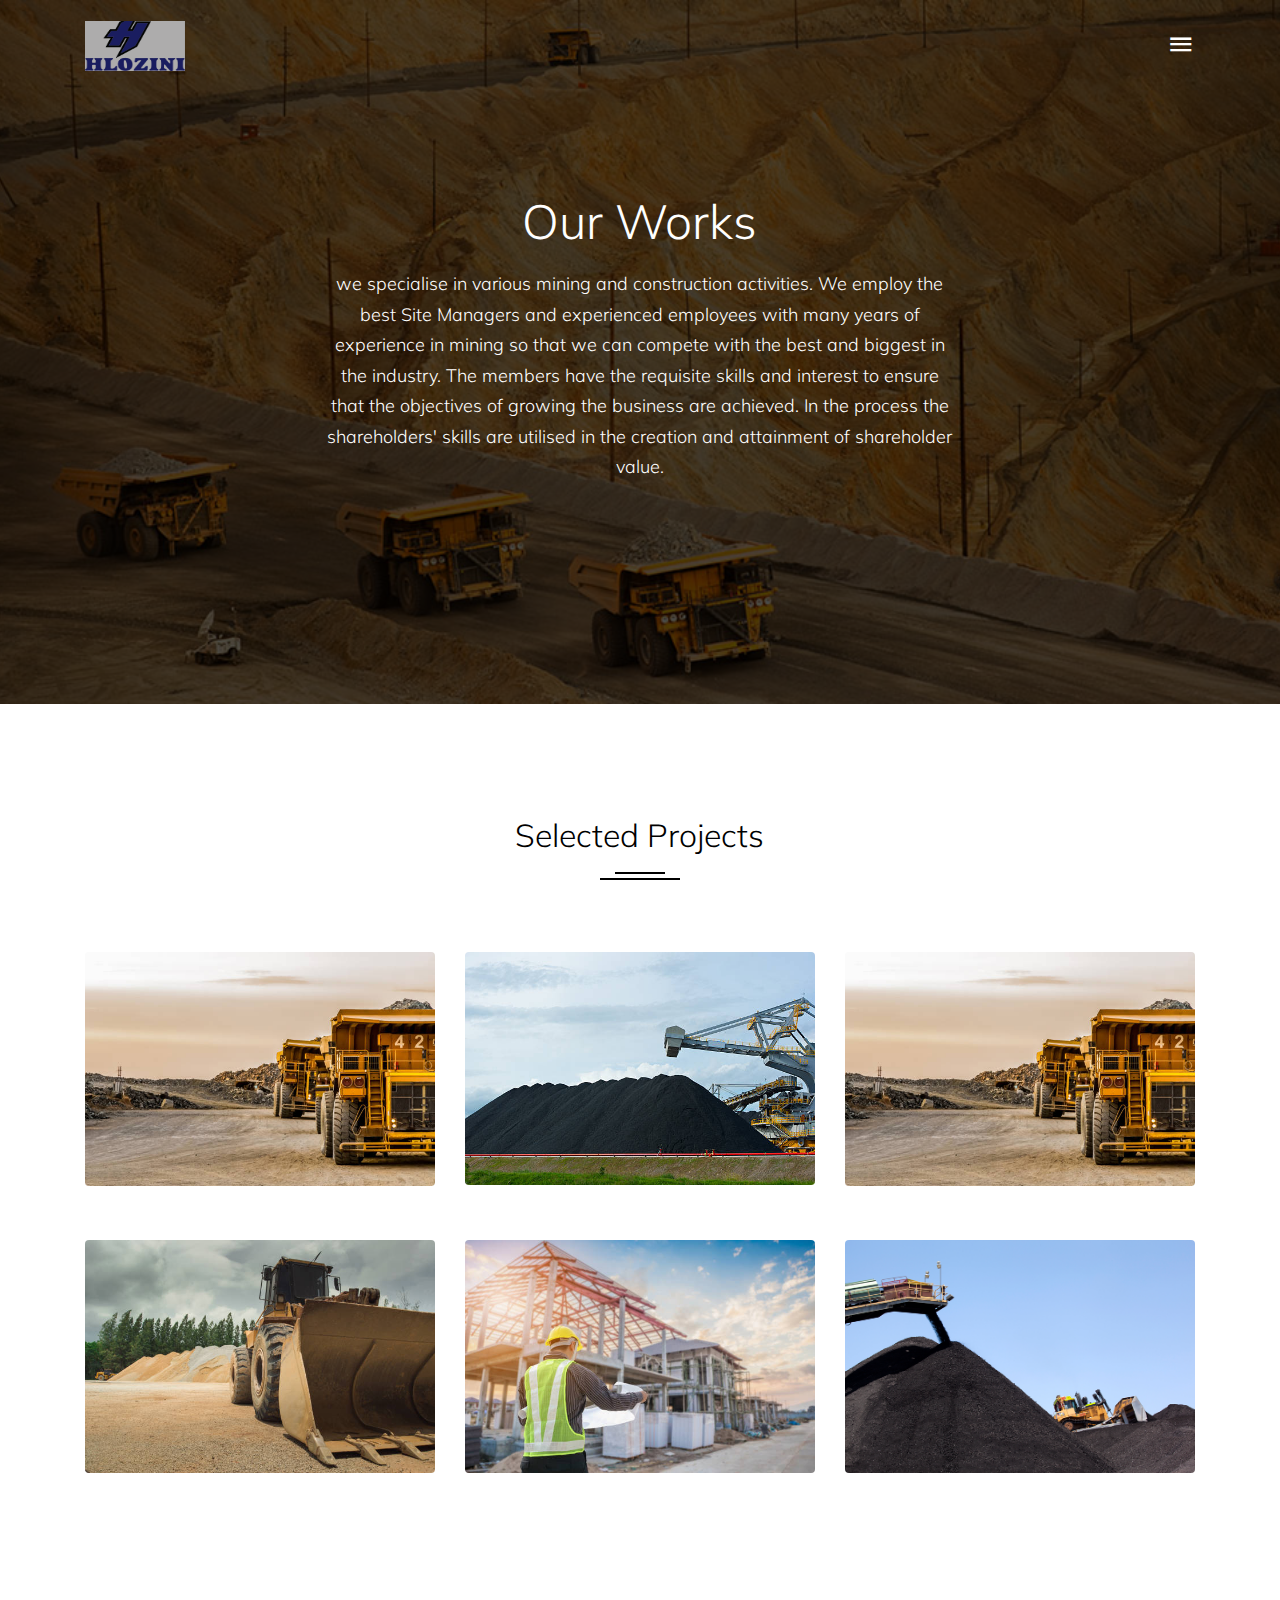
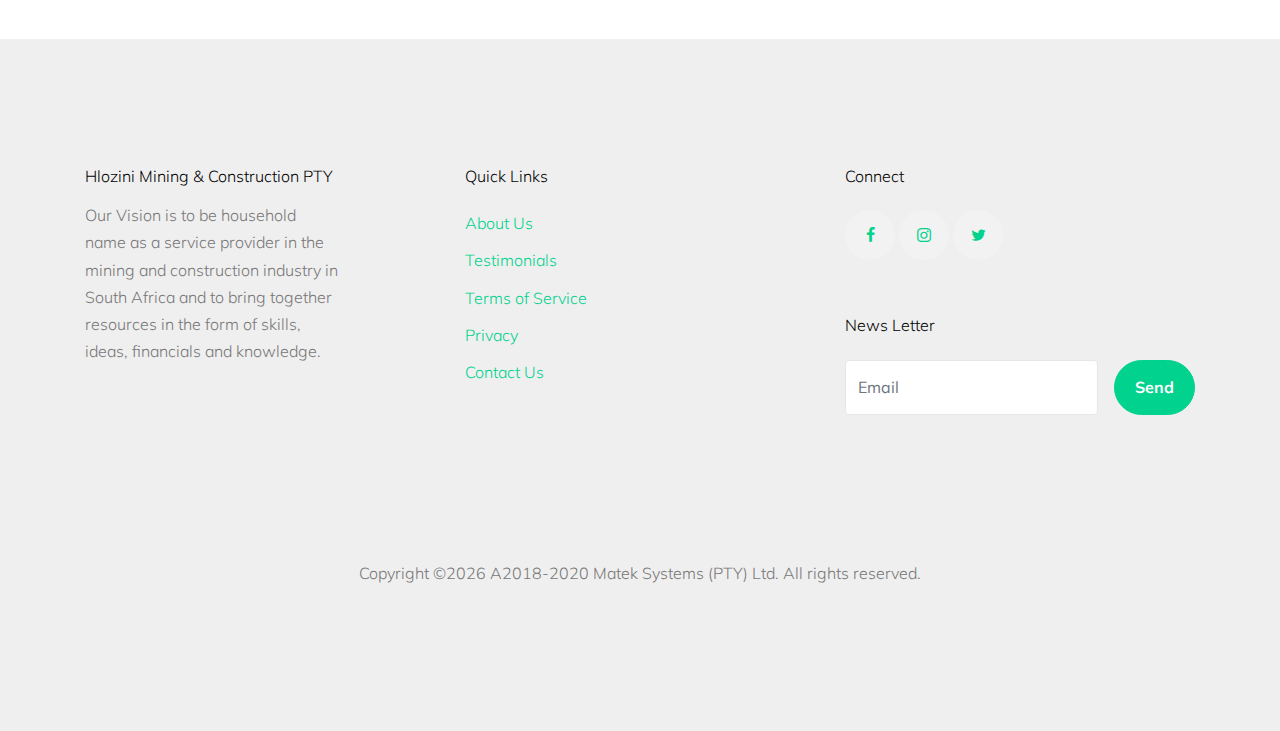
<file: work.html>
<!doctype html>
<html lang="en">

  <head>
    <title>Matek &mdash; Website Template by Matek</title>
    <meta charset="utf-8">
    <meta name="viewport" content="width=device-width, initial-scale=1, shrink-to-fit=no">

    <link href="https://fonts.googleapis.com/css?family=Muli:400,700" rel="stylesheet">

    <link rel="stylesheet" href="fonts/icomoon/style.css">

    <link rel="stylesheet" href="css/bootstrap.min.css">
    <link rel="stylesheet" href="css/bootstrap-datepicker.css">
    <link rel="stylesheet" href="css/jquery.fancybox.min.css">
    <link rel="stylesheet" href="css/owl.carousel.min.css">
    <link rel="stylesheet" href="css/owl.theme.default.min.css">
    <link rel="stylesheet" href="fonts/flaticon/font/flaticon.css">
    <link rel="stylesheet" href="css/aos.css">

    <!-- MAIN CSS -->
    <link rel="stylesheet" href="css/style.css">

  </head>

  <body data-spy="scroll" data-target=".site-navbar-target" data-offset="300">

    
    <div class="site-wrap" id="home-section">

      <div class="site-mobile-menu site-navbar-target">
        <div class="site-mobile-menu-header">
          <div class="site-mobile-menu-close mt-3">
            <span class="icon-close2 js-menu-toggle"></span>
          </div>
        </div>
        <div class="site-mobile-menu-body"></div>
      </div>



      <header class="site-navbar site-navbar-target" role="banner">

        <div class="container">
          <div class="row align-items-center position-relative">

            <div class="col-3 ">
              <div class="site-logo">
                
                <a class="navbar-brand" href="index.html"><img src="images/H1.png" width ="100" height ="50" alt=""></a>
              </div>
            </div>

            <div class="col-9  text-right">
              

              <span class="d-inline-block d-lg-block"><a href="work.html#" class="text-white site-menu-toggle js-menu-toggle py-5 text-white"><span class="icon-menu h3 text-white"></span></a></span>

              

              <nav class="site-navigation text-right ml-auto d-none d-lg-none" role="navigation">
                <ul class="site-menu main-menu js-clone-nav ml-auto ">
                  <li><a href="index.html" class="nav-link">Home</a></li>
                  <li><a href="about.html" class="nav-link">About</a></li>
                  <li class="active"><a href="work.html" class="nav-link">Work</a></li>
                  <li><a href="contact.html" class="nav-link">Contact</a></li>
                </ul>
              </nav>
            </div>

            
          </div>
        </div>

      </header>

    <div class="ftco-blocks-cover-1">
      <div class="site-section-cover overlay" style="background-image: url('images/e.jpeg')">
        <div class="container">
          <div class="row align-items-center justify-content-center">
            <div class="col-md-7 text-center">
              <h1 class="mb-4 text-white">Our Works</h1>
              <p class="mb-4">we specialise in various mining and construction activities. We employ the best Site Managers and experienced employees with many years of experience in mining so that we can compete with the best and biggest in the industry. The members have the requisite skills and interest to ensure that the objectives of growing the business are achieved. In the process the shareholders' skills are utilised in the creation and attainment of shareholder value.</p>
            </div>
          </div>
        </div>
      </div>
    </div>




    <div class="site-section">
      <div class="container">

        <div class="row mb-5">
          <div class="col-md-7 mx-auto text-center">
            <h2 class="heading-29190">Selected Projects</h2>
          </div>
        </div>

        <div class="row">
          <div class="col-md-6 col-lg-4 mb-4">
            <div class="item web">
              <a href="work-single.html" class="item-wrap" data-fancybox="gal">
                <span class="icon-add"></span>
                <img class="img-fluid" src="images/14.jpeg">
              </a>
            </div>
          </div>

          <div class="col-md-6 col-lg-4 mb-4">
            <div class="item web">
              <a href="work-single.html" class="item-wrap" data-fancybox="gal">
                <span class="icon-add"></span>
                <img class="img-fluid" src="images/8.jpeg">
              </a>
            </div>
          </div>

          <div class="col-md-6 col-lg-4 mb-4">
            <div class="item web">
              <a href="work-single.html" class="item-wrap" data-fancybox="gal">
                <span class="icon-add"></span>
                <img class="img-fluid" src="images/14.jpeg">
              </a>
            </div>
          </div>

          <div class="col-md-6 col-lg-4 mb-4">
            <div class="item web">
              <a href="work-single.html" class="item-wrap" data-fancybox="gal">
                <span class="icon-add"></span>
                <img class="img-fluid" src="images/13.jpeg">
              </a>
            </div>
          </div>

          <div class="col-md-6 col-lg-4 mb-4">
            <div class="item web">
              <a href="work-single.html" class="item-wrap" data-fancybox="gal">
                <span class="icon-add"></span>
                <img class="img-fluid" src="images/b.jpeg">
              </a>
            </div>
          </div>

          <div class="col-md-6 col-lg-4 mb-4">
            <div class="item web">
              <a href="work-single.html" class="item-wrap" data-fancybox="gal">
                <span class="icon-add"></span>
                <img class="img-fluid" src="images/9.png">
              </a>
            </div>
          </div>

        </div>

        
      </div>
    </div> <!-- END .site-section -->

  
    <footer class="site-footer">
      <div class="container">
        <div class="row">
          <div class="col-lg-3">
            <h2 class="footer-heading mb-3">Hlozini Mining & Construction PTY</h2>
                <p>Our Vision is to be household name as a service provider in the mining and construction industry in South Africa and to bring together resources in the form of skills, ideas, financials and knowledge.</p>
          </div>
          <div class="col-lg-8 ml-auto">
            <div class="row">
              <div class="col-lg-6 ml-auto">
                <h2 class="footer-heading mb-4">Quick Links</h2>
                <ul class="list-unstyled">
                  <li><a href="about.html">About Us</a></li>
                  <li><a href="index.html">Testimonials</a></li>
                  <li><a href="about.html">Terms of Service</a></li>
                  <li><a href="work.html">Privacy</a></li>
                  <li><a href="contact.html">Contact Us</a></li>
                </ul>
              </div>
              <div class="col-lg-6">
                <h2 class="footer-heading mb-4">Connect</h2>
                <div class="social_29128 white mb-5">
                  <a href="work.html#"><span class="icon-facebook"></span></a>  
                  <a href="work.html#"><span class="icon-instagram"></span></a>  
                  <a href="work.html#"><span class="icon-twitter"></span></a>  
                 </div>
                <h2 class="footer-heading mb-4">News Letter</h2>
                <form action="#" class="d-flex" class="subscribe">
                  <input type="text" class="form-control mr-3" placeholder="Email">
                  <input type="submit" value="Send" class="btn btn-primary">
                </form>
              </div>
              
            </div>
          </div>
        </div>
        <div class="row pt-5 mt-5 text-center">
          <div class="col-md-12">
            <div class="border-top pt-5">
              <p>
            <!-- Link back to Colorlib can't be removed. Template is licensed under CC BY 3.0. -->
                        Copyright &copy;<script>document.write(new Date().getFullYear());</script> A2018-2020 Matek Systems (PTY) Ltd. All rights reserved.</i></a>

            <!-- Link back to Colorlib can't be removed. Template is licensed under CC BY 3.0. -->
            </p>
            </div>
          </div>

        </div>
      </div>
    </footer>

    </div>

    <script src="js/jquery-3.3.1.min.js"></script>
    <script src="js/jquery-migrate-3.0.0.js"></script>
    <script src="js/popper.min.js"></script>
    <script src="js/bootstrap.min.js"></script>
    <script src="js/owl.carousel.min.js"></script>
    <script src="js/jquery.sticky.js"></script>
    <script src="js/jquery.waypoints.min.js"></script>
    <script src="js/jquery.animateNumber.min.js"></script>
    <script src="js/jquery.fancybox.min.js"></script>
    <script src="js/jquery.stellar.min.js"></script>
    <script src="js/jquery.easing.1.3.js"></script>
    <script src="js/bootstrap-datepicker.min.js"></script>
    <script src="js/isotope.pkgd.min.js"></script>
    <script src="js/aos.js"></script>

    <script src="js/main.js"></script>

  </body>

</html>
</file>
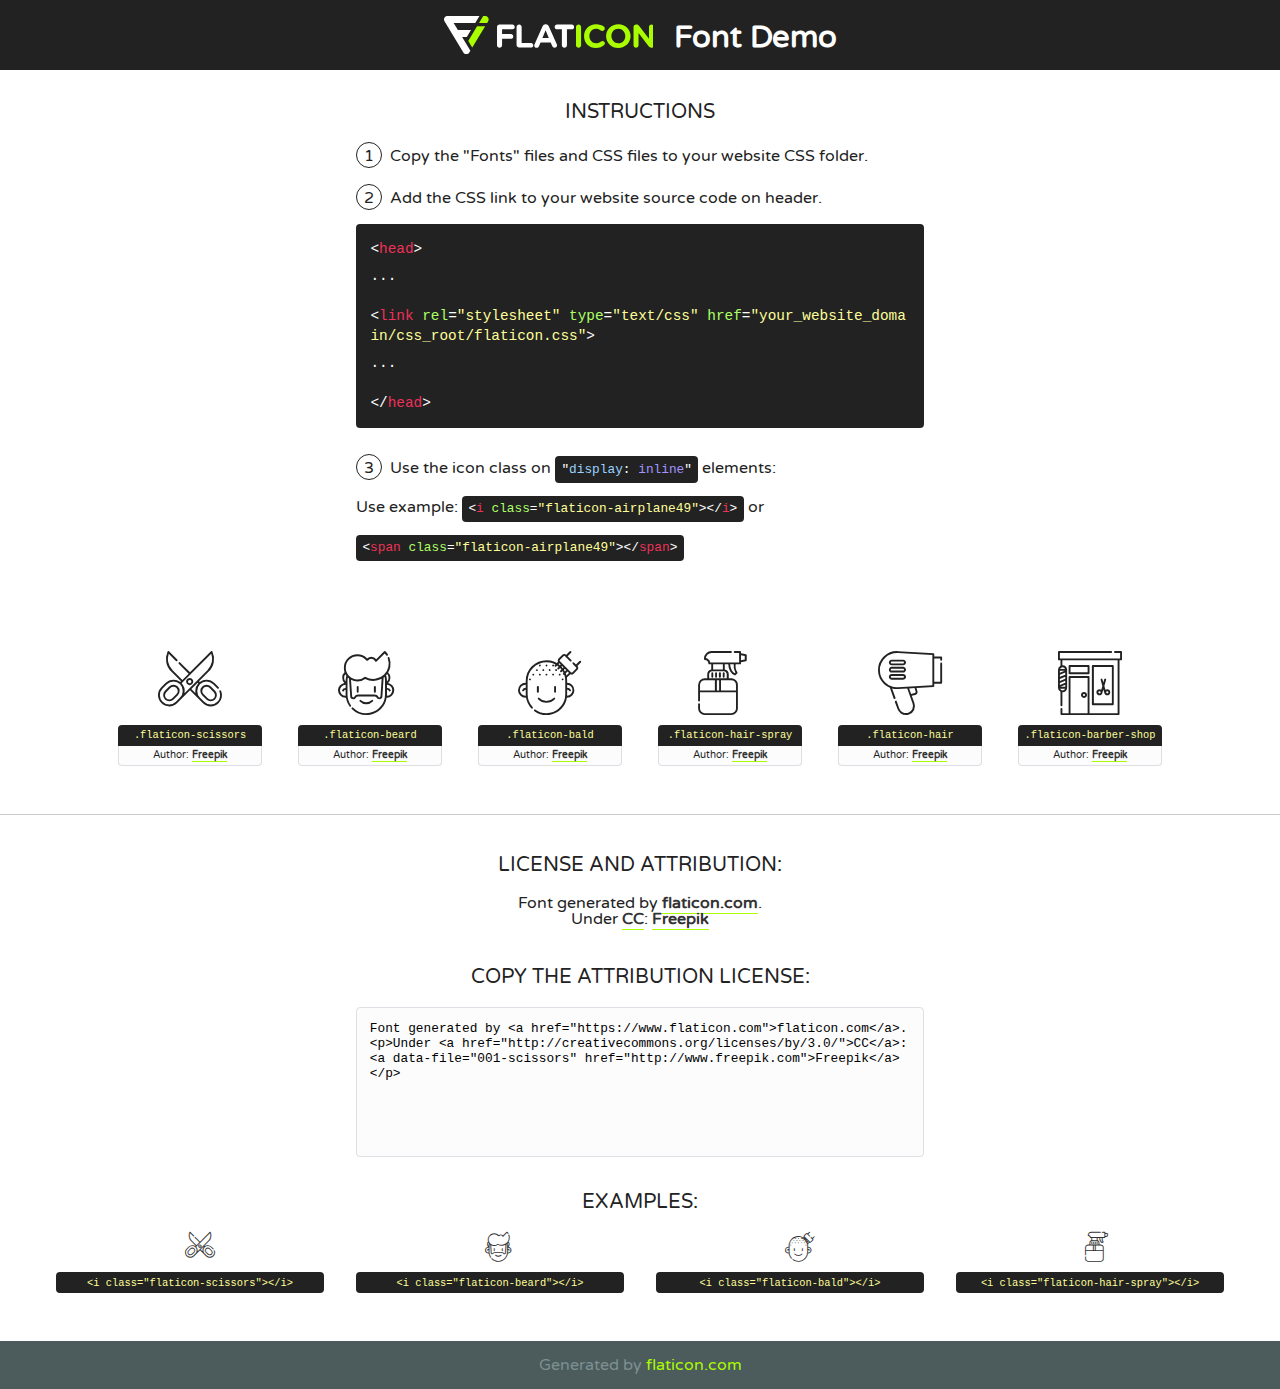
<file: fonts/flaticon/font/flaticon.html>
<!DOCTYPE html>
<!--
  Flaticon icon font: Flaticon
  Creation date: 23/07/2019 22:03
-->
<html>
<!DOCTYPE html>
<html>

<head>
    <title>Flaticon WebFont</title>
    <link href="http://fonts.googleapis.com/css?family=Varela+Round" rel="stylesheet" type="text/css" />
    <link rel="stylesheet" type="text/css" href="flaticon.css">
    <meta charset="UTF-8">
    <style>
    html, body, div, span, applet, object, iframe,
    h1, h2, h3, h4, h5, h6, p, blockquote, pre,
    a, abbr, acronym, address, big, cite, code,
    del, dfn, em, img, ins, kbd, q, s, samp,
    small, strike, strong, sub, sup, tt, var,
    b, u, i, center,
    dl, dt, dd, ol, ul, li,
    fieldset, form, label, legend,
    table, caption, tbody, tfoot, thead, tr, th, td,
    article, aside, canvas, details, embed, 
    figure, figcaption, footer, header, hgroup, 
    menu, nav, output, ruby, section, summary,
    time, mark, audio, video {
        margin: 0;
        padding: 0;
        border: 0;
        font-size: 100%;
        font: inherit;
        vertical-align: baseline;
    }
    /* HTML5 display-role reset for older browsers */
    article, aside, details, figcaption, figure, 
    footer, header, hgroup, menu, nav, section {
        display: block;
    }
    body {
        line-height: 1;
    }
    ol, ul {
        list-style: none;
    }
    blockquote, q {
        quotes: none;
    }
    blockquote:before, blockquote:after,
    q:before, q:after {
        content: '';
        content: none;
    }
    table {
        border-collapse: collapse;
        border-spacing: 0;
    }
    body {
        font-family: 'Varela Round', Helvetica, Arial, sans-serif;
        font-size: 16px;
        color: #222;
    }
    a {
        color: #333;
        border-bottom: 1px solid #a9fd00;
        font-weight: bold;
        text-decoration: none;
    }
    * {
        -moz-box-sizing: border-box;
        -webkit-box-sizing: border-box;
        box-sizing: border-box;
        margin: 0;
        padding: 0;
    }
    [class^="flaticon-"]:before, [class*=" flaticon-"]:before, [class^="flaticon-"]:after, [class*=" flaticon-"]:after {
        font-family: Flaticon;
        font-size: 30px;
        font-style: normal;
        margin-left: 20px;
        color: #333;
    }
    .wrapper {
        max-width: 600px;
        margin: auto;
        padding: 0 1em;
    }
    .title {
        font-size: 1.25em;
        text-align: center;
        margin-bottom: 1em;
        text-transform: uppercase;
    }
    header {
        text-align: center;
        background-color: #222;
        color: #fff;
        padding: 1em;
    }
    header .logo {
        width: 210px;
        height: 38px;
        display: inline-block;
        vertical-align: middle;
        margin-right: 1em;
        border: none;
    }
    header strong {
        font-size: 1.95em;
        font-weight: bold;
        vertical-align: middle;
        margin-top: 5px;
        display: inline-block;
    }
    .demo {
        margin: 2em auto;
        line-height: 1.25em;
    }
    .demo ul li {
        margin-bottom: 1em;
    }
    .demo ul li .num {
        color: #222;
        border-radius: 20px;
        display: inline-block;
        width: 26px;
        padding: 3px;
        height: 26px;
        text-align: center;
        margin-right: 0.5em;
        border: 1px solid #222;
    }
    .demo ul li code {
        background-color: #222;
        border-radius: 4px;
        padding: 0.25em 0.5em;
        display: inline-block;
        color: #fff;
        font-family: Consolas,Monaco,Lucida Console,Liberation Mono,DejaVu Sans Mono,Bitstream Vera Sans Mono,Courier New, monospace;
        font-weight: lighter;
        margin-top: 1em;
        font-size: 0.8em;
        word-break: break-all;
    }
    .demo ul li code.big {
        padding: 1em;
        font-size: 0.9em;
    }
    .demo ul li code .red {
        color: #EF3159;
    }
    .demo ul li code .green {
        color: #ACFF65;
    }
    .demo ul li code .yellow {
        color: #FFFF99;
    }
    .demo ul li code .blue {
        color: #99D3FF;
    }
    .demo ul li code .purple {
        color: #A295FF;
    }
    .demo ul li code .dots {
        margin-top: 0.5em;
        display: block;
    }
    #glyphs {
        border-bottom: 1px solid #ccc;
        padding: 2em 0;
        text-align: center;
    }
    .glyph {
        display: inline-block;
        width: 9em;
        margin: 1em;
        text-align: center;
        vertical-align: top;
        background: #FFF;
    }
    .glyph .glyph-icon {
        padding: 10px;
        display: block;
        font-family:"Flaticon";
        font-size: 64px;
        line-height: 1;
    }
    .glyph .glyph-icon:before {
        font-size: 64px;
        color: #222;
        margin-left: 0;
    }
    .class-name {
        font-size: 0.65em;
        background-color: #222;
        color: #fff;
        border-radius: 4px 4px 0 0;
        padding: 0.5em;
        color: #FFFF99;
        font-family: Consolas,Monaco,Lucida Console,Liberation Mono,DejaVu Sans Mono,Bitstream Vera Sans Mono,Courier New, monospace;
    }
    .author-name {
        font-size: 0.6em;
        background-color: #fcfcfd;
        border: 1px solid #DEDEE4;
        border-top: 0;
        border-radius: 0 0 4px 4px;
        padding: 0.5em;
    }
    .class-name:last-child {
        font-size: 10px;
        color:#888;
    }
    .class-name:last-child a {
        font-size: 10px;
        color:#555;
    }
    .class-name:last-child a:hover {
        color:#a9fd00;
    }
    .glyph > input {
        display: block;
        width: 100px;
        margin: 5px auto;
        text-align: center;
        font-size: 12px;
        cursor: text;
    }
    .glyph > input.icon-input {
        font-family:"Flaticon";
        font-size: 16px;
        margin-bottom: 10px;
    }
    .attribution .title {
        margin-top: 2em;
    }
    .attribution textarea {
        background-color: #fcfcfd;
        padding: 1em;
        border: none;
        box-shadow: none;
        border: 1px solid #DEDEE4;
        border-radius: 4px;
        resize: none;
        width: 100%;
        height: 150px;
        font-size: 0.8em;
        font-family: Consolas,Monaco,Lucida Console,Liberation Mono,DejaVu Sans Mono,Bitstream Vera Sans Mono,Courier New, monospace;
        -webkit-appearance: none;
    }
    .iconsuse {
        margin: 2em auto;
        text-align: center;
        max-width: 1200px;
    }
    .iconsuse:after {
        content: '';
        display: table;
        clear: both;
    }
    .iconsuse .image {
        float: left;
        width: 25%;
        padding: 0 1em;
    }
    .iconsuse .image p {
        margin-bottom: 1em;
    }
    .iconsuse .image span {
        display: block;
        font-size: 0.65em;
        background-color: #222;
        color: #fff;
        border-radius: 4px;
        padding: 0.5em;
        color: #FFFF99;
        margin-top: 1em;
        font-family: Consolas,Monaco,Lucida Console,Liberation Mono,DejaVu Sans Mono,Bitstream Vera Sans Mono,Courier New, monospace;
    }
    #footer {
        text-align: center;
        background-color: #4C5B5C;
        color: #7c9192;
        padding: 1em;
    }
    #footer a {
        border: none;
        color: #a9fd00;
        font-weight: normal;
    }
    @media (max-width: 960px) {
        .iconsuse .image {
            width: 50%;
        }
    }
    @media (max-width: 560px) {
        .iconsuse .image {
            width: 100%;
        }
    }
    </style>
</head>

<body class="characters-off">

    <header>
        <a href="https://www.flaticon.com" target="_blank" class="logo">
            <svg version="1.1" xmlns="http://www.w3.org/2000/svg" xmlns:xlink="http://www.w3.org/1999/xlink" xmlns:a="http://ns.adobe.com/AdobeSVGViewerExtensions/3.0/" viewBox="0 0 560.875 102.036" enable-background="new 0 0 560.875 102.036" xml:space="preserve">
                <defs>
                </defs>
                <g>
                    <g class="letters">
                        <path fill="#ffffff" d="M141.596,29.675c0-3.777,2.985-6.767,6.764-6.767h34.438c3.426,0,6.15,2.728,6.15,6.15
                        c0,3.43-2.724,6.149-6.15,6.149h-27.674v13.091h23.719c3.429,0,6.151,2.724,6.151,6.15c0,3.43-2.723,6.149-6.151,6.149h-23.719
                        v17.574c0,3.773-2.986,6.761-6.764,6.761c-3.779,0-6.764-2.989-6.764-6.761V29.675z"></path>
                        <path fill="#ffffff" d="M193.844,29.149c0-3.781,2.985-6.767,6.764-6.767c3.776,0,6.763,2.985,6.763,6.767v42.957h25.039
                        c3.426,0,6.149,2.726,6.149,6.153c0,3.425-2.723,6.15-6.149,6.15h-31.802c-3.779,0-6.764-2.986-6.764-6.768V29.149z"></path>
                        <path fill="#ffffff" d="M241.891,75.71l21.438-48.407c1.492-3.341,4.215-5.357,7.906-5.357h0.792
                        c3.686,0,6.323,2.017,7.815,5.357l21.439,48.407c0.436,0.967,0.701,1.845,0.701,2.723c0,3.602-2.809,6.501-6.414,6.501
                        c-3.161,0-5.269-1.845-6.499-4.655l-4.132-9.661h-27.059l-4.301,10.102c-1.144,2.631-3.426,4.214-6.237,4.214
                        c-3.517,0-6.24-2.81-6.24-6.325C241.1,77.64,241.451,76.677,241.891,75.71z M279.932,58.666l-8.521-20.297l-8.526,20.297H279.932
                        z"></path>
                        <path fill="#ffffff" d="M314.864,35.387H301.86c-3.429,0-6.239-2.813-6.239-6.238c0-3.429,2.811-6.24,6.239-6.24h39.533
                        c3.426,0,6.237,2.811,6.237,6.24c0,3.425-2.811,6.238-6.237,6.238h-13.001v42.785c0,3.773-2.99,6.761-6.764,6.761
                        c-3.779,0-6.764-2.989-6.764-6.761V35.387z"></path>
                        <path fill="#A9FD00" d="M352.615,29.149c0-3.781,2.985-6.767,6.767-6.767c3.774,0,6.761,2.985,6.761,6.767v49.024
                        c0,3.773-2.987,6.761-6.761,6.761c-3.781,0-6.767-2.989-6.767-6.761V29.149z"></path>
                        <path fill="#A9FD00" d="M374.132,53.836v-0.179c0-17.481,13.178-31.801,32.065-31.801c9.22,0,15.459,2.458,20.557,6.238
                        c1.402,1.054,2.637,2.985,2.637,5.357c0,3.692-2.985,6.59-6.681,6.59c-1.845,0-3.071-0.702-4.044-1.319
                        c-3.776-2.813-7.729-4.393-12.562-4.393c-10.364,0-17.831,8.611-17.831,19.154v0.173c0,10.542,7.291,19.329,17.831,19.329
                        c5.715,0,9.492-1.756,13.359-4.834c1.049-0.874,2.458-1.491,4.039-1.491c3.429,0,6.325,2.813,6.325,6.236
                        c0,2.106-1.056,3.78-2.282,4.834c-5.539,4.834-12.036,7.733-21.878,7.733C387.572,85.464,374.132,71.493,374.132,53.836z"></path>
                        <path fill="#A9FD00" d="M433.009,53.836v-0.179c0-17.481,13.79-31.801,32.766-31.801c18.981,0,32.592,14.143,32.592,31.628v0.173
                        c0,17.483-13.785,31.807-32.769,31.807C446.625,85.464,433.009,71.32,433.009,53.836z M484.224,53.836v-0.179
                        c0-10.539-7.725-19.326-18.626-19.326c-10.893,0-18.449,8.611-18.449,19.154v0.173c0,10.542,7.73,19.329,18.626,19.329
                        C476.676,72.986,484.224,64.378,484.224,53.836z"></path>
                        <path fill="#A9FD00" d="M506.233,29.321c0-3.774,2.99-6.763,6.767-6.763h1.401c3.252,0,5.183,1.583,7.029,3.953l26.093,34.265
                        V29.059c0-3.692,2.99-6.677,6.681-6.677c3.683,0,6.671,2.985,6.671,6.677v48.934c0,3.78-2.987,6.765-6.764,6.765h-0.436
                        c-3.257,0-5.188-1.581-7.034-3.953l-27.056-35.492v32.944c0,3.687-2.985,6.676-6.678,6.676c-3.683,0-6.673-2.989-6.673-6.676
                        V29.321z"></path>
                    </g>
                    <g class="insignia">
                        <path fill="#ffffff" d="M48.372,56.137h12.517l11.156-18.537H37.186L25.688,18.539h57.825L94.668,0H9.271
                        C5.925,0,2.842,1.801,1.198,4.716c-1.644,2.907-1.593,6.482,0.134,9.343l50.38,83.501c1.678,2.781,4.689,4.476,7.938,4.476
                        c3.246,0,6.257-1.695,7.935-4.476l2.898-4.804L48.372,56.137z"></path>
                        <g class="i">
                            <path fill="#A9FD00" d="M93.575,18.539h0.031v0.004l21.652,0.004l2.705-4.488c1.727-2.861,1.778-6.436,0.133-9.343
                            C116.454,1.801,113.371,0,110.026,0h-5.294L93.575,18.539z"></path>
                            <polygon fill="#A9FD00" points="88.291,27.356 64.725,66.486 75.519,84.404 109.942,27.356"></polygon>
                        </g>
                    </g>
                </g>
            </svg>
        </a>
        <strong>Font Demo</strong>
    </header>


    <section class="demo wrapper">

        <p class="title">Instructions</p>

        <ul>
            <li>
                <span class="num">1</span>Copy the "Fonts" files and CSS files to your website CSS folder.
            </li>
            <li>
                <span class="num">2</span>Add the CSS link to your website source code on header.
                <code class="big">
                    &lt;<span class="red">head</span>&gt;
                    <br/><span class="dots">...</span>
                    <br/>&lt;<span class="red">link</span> <span class="green">rel</span>=<span class="yellow">"stylesheet"</span> <span class="green">type</span>=<span class="yellow">"text/css"</span> <span class="green">href</span>=<span class="yellow">"your_website_domain/css_root/flaticon.css"</span>&gt;
                    <br/><span class="dots">...</span>
                    <br/>&lt;/<span class="red">head</span>&gt;
                </code>
            </li>

            <li>
                <p>
                    <span class="num">3</span>Use the icon class on <code>"<span class="blue">display</span>:<span class="purple"> inline</span>"</code> elements:
                    <br />
                    Use example: <code>&lt;<span class="red">i</span> <span class="green">class</span>=<span class="yellow">&quot;flaticon-airplane49&quot;</span>&gt;&lt;/<span class="red">i</span>&gt;</code> or <code>&lt;<span class="red">span</span> <span class="green">class</span>=<span class="yellow">&quot;flaticon-airplane49&quot;</span>&gt;&lt;/<span class="red">span</span>&gt;</code>
            </li>
        </ul>

    </section>




   <section id="glyphs">          
    
      
        <div class="glyph"><div class="glyph-icon flaticon-scissors"></div>
            <div class="class-name">.flaticon-scissors</div>
            <div class="author-name">Author: <a data-file="001-scissors" href="http://www.freepik.com">Freepik</a> </div> 
        </div>        
        
        <div class="glyph"><div class="glyph-icon flaticon-beard"></div>
            <div class="class-name">.flaticon-beard</div>
            <div class="author-name">Author: <a data-file="002-beard" href="http://www.freepik.com">Freepik</a> </div> 
        </div>        
        
        <div class="glyph"><div class="glyph-icon flaticon-bald"></div>
            <div class="class-name">.flaticon-bald</div>
            <div class="author-name">Author: <a data-file="003-bald" href="http://www.freepik.com">Freepik</a> </div> 
        </div>        
        
        <div class="glyph"><div class="glyph-icon flaticon-hair-spray"></div>
            <div class="class-name">.flaticon-hair-spray</div>
            <div class="author-name">Author: <a data-file="004-hair-spray" href="http://www.freepik.com">Freepik</a> </div> 
        </div>        
        
        <div class="glyph"><div class="glyph-icon flaticon-hair"></div>
            <div class="class-name">.flaticon-hair</div>
            <div class="author-name">Author: <a data-file="005-hair" href="http://www.freepik.com">Freepik</a> </div> 
        </div>        
        
        <div class="glyph"><div class="glyph-icon flaticon-barber-shop"></div>
            <div class="class-name">.flaticon-barber-shop</div>
            <div class="author-name">Author: <a data-file="006-barber-shop" href="http://www.freepik.com">Freepik</a> </div> 
        </div>        
        

    </section>



    <section class="attribution wrapper"   style="text-align:center;">

      <div class="title">License and attribution:</div><div class="attrDiv">Font generated by <a href="https://www.flaticon.com">flaticon.com</a>. <div><p>Under <a href="http://creativecommons.org/licenses/by/3.0/">CC</a>: <a data-file="001-scissors" href="http://www.freepik.com">Freepik</a></p>  </div>
      </div>
      <div class="title">Copy the Attribution License:</div>

    <textarea onclick="this.focus();this.select();">Font generated by &lt;a href=&quot;https://www.flaticon.com&quot;&gt;flaticon.com&lt;/a&gt;. <p>Under <a href="http://creativecommons.org/licenses/by/3.0/">CC</a>: <a data-file="001-scissors" href="http://www.freepik.com">Freepik</a></p>  
     </textarea>

    </section>

    <section class="iconsuse">

          <div class="title">Examples:</div>            
             
            <div class="image">
                <p>
                    <i class="glyph-icon flaticon-scissors"></i> 
                    <span>&lt;i class=&quot;flaticon-scissors&quot;&gt;&lt;/i&gt;</span>
                </p>
            </div>
            
            <div class="image">
                <p>
                    <i class="glyph-icon flaticon-beard"></i> 
                    <span>&lt;i class=&quot;flaticon-beard&quot;&gt;&lt;/i&gt;</span>
                </p>
            </div>
            
            <div class="image">
                <p>
                    <i class="glyph-icon flaticon-bald"></i> 
                    <span>&lt;i class=&quot;flaticon-bald&quot;&gt;&lt;/i&gt;</span>
                </p>
            </div>
            
            <div class="image">
                <p>
                    <i class="glyph-icon flaticon-hair-spray"></i> 
                    <span>&lt;i class=&quot;flaticon-hair-spray&quot;&gt;&lt;/i&gt;</span>
                </p>
            </div>
                       
        </div>
                            
    </section>

<div id="footer">
    <div>Generated by <a href="https://www.flaticon.com">flaticon.com</a>
    </div>
</div>



</body>
</html>
</file>
<file: fonts/icomoon/style.css>
@font-face {
  font-family: 'icomoon';
  src:  url('fonts/icomoon-10si43.eot');
  src:  url('fonts/icomoon-10si43.eot#iefix') format('embedded-opentype'),
    url('fonts/icomoon-10si43.ttf') format('truetype'),
    url('fonts/icomoon-10si43.woff') format('woff'),
    url('fonts/icomoon-10si43.svg#icomoon') format('svg');
  font-weight: normal;
  font-style: normal;
}

[class^="icon-"], [class*=" icon-"] {
  /* use !important to prevent issues with browser extensions that change fonts */
  font-family: 'icomoon' !important;
  speak: none;
  font-style: normal;
  font-weight: normal;
  font-variant: normal;
  text-transform: none;
  line-height: 1;

  /* Better Font Rendering =========== */
  -webkit-font-smoothing: antialiased;
  -moz-osx-font-smoothing: grayscale;
}

.icon-asterisk:before {
  content: "\f069";
}
.icon-plus:before {
  content: "\f067";
}
.icon-question:before {
  content: "\f128";
}
.icon-minus:before {
  content: "\f068";
}
.icon-glass:before {
  content: "\f000";
}
.icon-music:before {
  content: "\f001";
}
.icon-search:before {
  content: "\f002";
}
.icon-envelope-o:before {
  content: "\f003";
}
.icon-heart:before {
  content: "\f004";
}
.icon-star:before {
  content: "\f005";
}
.icon-star-o:before {
  content: "\f006";
}
.icon-user:before {
  content: "\f007";
}
.icon-film:before {
  content: "\f008";
}
.icon-th-large:before {
  content: "\f009";
}
.icon-th:before {
  content: "\f00a";
}
.icon-th-list:before {
  content: "\f00b";
}
.icon-check:before {
  content: "\f00c";
}
.icon-close:before {
  content: "\f00d";
}
.icon-remove:before {
  content: "\f00d";
}
.icon-times:before {
  content: "\f00d";
}
.icon-search-plus:before {
  content: "\f00e";
}
.icon-search-minus:before {
  content: "\f010";
}
.icon-power-off:before {
  content: "\f011";
}
.icon-signal:before {
  content: "\f012";
}
.icon-cog:before {
  content: "\f013";
}
.icon-gear:before {
  content: "\f013";
}
.icon-trash-o:before {
  content: "\f014";
}
.icon-home:before {
  content: "\f015";
}
.icon-file-o:before {
  content: "\f016";
}
.icon-clock-o:before {
  content: "\f017";
}
.icon-road:before {
  content: "\f018";
}
.icon-download:before {
  content: "\f019";
}
.icon-arrow-circle-o-down:before {
  content: "\f01a";
}
.icon-arrow-circle-o-up:before {
  content: "\f01b";
}
.icon-inbox:before {
  content: "\f01c";
}
.icon-play-circle-o:before {
  content: "\f01d";
}
.icon-repeat:before {
  content: "\f01e";
}
.icon-rotate-right:before {
  content: "\f01e";
}
.icon-refresh:before {
  content: "\f021";
}
.icon-list-alt:before {
  content: "\f022";
}
.icon-lock:before {
  content: "\f023";
}
.icon-flag:before {
  content: "\f024";
}
.icon-headphones:before {
  content: "\f025";
}
.icon-volume-off:before {
  content: "\f026";
}
.icon-volume-down:before {
  content: "\f027";
}
.icon-volume-up:before {
  content: "\f028";
}
.icon-qrcode:before {
  content: "\f029";
}
.icon-barcode:before {
  content: "\f02a";
}
.icon-tag:before {
  content: "\f02b";
}
.icon-tags:before {
  content: "\f02c";
}
.icon-book:before {
  content: "\f02d";
}
.icon-bookmark:before {
  content: "\f02e";
}
.icon-print:before {
  content: "\f02f";
}
.icon-camera:before {
  content: "\f030";
}
.icon-font:before {
  content: "\f031";
}
.icon-bold:before {
  content: "\f032";
}
.icon-italic:before {
  content: "\f033";
}
.icon-text-height:before {
  content: "\f034";
}
.icon-text-width:before {
  content: "\f035";
}
.icon-align-left:before {
  content: "\f036";
}
.icon-align-center:before {
  content: "\f037";
}
.icon-align-right:before {
  content: "\f038";
}
.icon-align-justify:before {
  content: "\f039";
}
.icon-list:before {
  content: "\f03a";
}
.icon-dedent:before {
  content: "\f03b";
}
.icon-outdent:before {
  content: "\f03b";
}
.icon-indent:before {
  content: "\f03c";
}
.icon-video-camera:before {
  content: "\f03d";
}
.icon-image:before {
  content: "\f03e";
}
.icon-photo:before {
  content: "\f03e";
}
.icon-picture-o:before {
  content: "\f03e";
}
.icon-pencil:before {
  content: "\f040";
}
.icon-map-marker:before {
  content: "\f041";
}
.icon-adjust:before {
  content: "\f042";
}
.icon-tint:before {
  content: "\f043";
}
.icon-edit:before {
  content: "\f044";
}
.icon-pencil-square-o:before {
  content: "\f044";
}
.icon-share-square-o:before {
  content: "\f045";
}
.icon-check-square-o:before {
  content: "\f046";
}
.icon-arrows:before {
  content: "\f047";
}
.icon-step-backward:before {
  content: "\f048";
}
.icon-fast-backward:before {
  content: "\f049";
}
.icon-backward:before {
  content: "\f04a";
}
.icon-play:before {
  content: "\f04b";
}
.icon-pause:before {
  content: "\f04c";
}
.icon-stop:before {
  content: "\f04d";
}
.icon-forward:before {
  content: "\f04e";
}
.icon-fast-forward:before {
  content: "\f050";
}
.icon-step-forward:before {
  content: "\f051";
}
.icon-eject:before {
  content: "\f052";
}
.icon-chevron-left:before {
  content: "\f053";
}
.icon-chevron-right:before {
  content: "\f054";
}
.icon-plus-circle:before {
  content: "\f055";
}
.icon-minus-circle:before {
  content: "\f056";
}
.icon-times-circle:before {
  content: "\f057";
}
.icon-check-circle:before {
  content: "\f058";
}
.icon-question-circle:before {
  content: "\f059";
}
.icon-info-circle:before {
  content: "\f05a";
}
.icon-crosshairs:before {
  content: "\f05b";
}
.icon-times-circle-o:before {
  content: "\f05c";
}
.icon-check-circle-o:before {
  content: "\f05d";
}
.icon-ban:before {
  content: "\f05e";
}
.icon-arrow-left:before {
  content: "\f060";
}
.icon-arrow-right:before {
  content: "\f061";
}
.icon-arrow-up:before {
  content: "\f062";
}
.icon-arrow-down:before {
  content: "\f063";
}
.icon-mail-forward:before {
  content: "\f064";
}
.icon-share:before {
  content: "\f064";
}
.icon-expand:before {
  content: "\f065";
}
.icon-compress:before {
  content: "\f066";
}
.icon-exclamation-circle:before {
  content: "\f06a";
}
.icon-gift:before {
  content: "\f06b";
}
.icon-leaf:before {
  content: "\f06c";
}
.icon-fire:before {
  content: "\f06d";
}
.icon-eye:before {
  content: "\f06e";
}
.icon-eye-slash:before {
  content: "\f070";
}
.icon-exclamation-triangle:before {
  content: "\f071";
}
.icon-warning:before {
  content: "\f071";
}
.icon-plane:before {
  content: "\f072";
}
.icon-calendar:before {
  content: "\f073";
}
.icon-random:before {
  content: "\f074";
}
.icon-comment:before {
  content: "\f075";
}
.icon-magnet:before {
  content: "\f076";
}
.icon-chevron-up:before {
  content: "\f077";
}
.icon-chevron-down:before {
  content: "\f078";
}
.icon-retweet:before {
  content: "\f079";
}
.icon-shopping-cart:before {
  content: "\f07a";
}
.icon-folder:before {
  content: "\f07b";
}
.icon-folder-open:before {
  content: "\f07c";
}
.icon-arrows-v:before {
  content: "\f07d";
}
.icon-arrows-h:before {
  content: "\f07e";
}
.icon-bar-chart:before {
  content: "\f080";
}
.icon-bar-chart-o:before {
  content: "\f080";
}
.icon-twitter-square:before {
  content: "\f081";
}
.icon-facebook-square:before {
  content: "\f082";
}
.icon-camera-retro:before {
  content: "\f083";
}
.icon-key:before {
  content: "\f084";
}
.icon-cogs:before {
  content: "\f085";
}
.icon-gears:before {
  content: "\f085";
}
.icon-comments:before {
  content: "\f086";
}
.icon-thumbs-o-up:before {
  content: "\f087";
}
.icon-thumbs-o-down:before {
  content: "\f088";
}
.icon-star-half:before {
  content: "\f089";
}
.icon-heart-o:before {
  content: "\f08a";
}
.icon-sign-out:before {
  content: "\f08b";
}
.icon-linkedin-square:before {
  content: "\f08c";
}
.icon-thumb-tack:before {
  content: "\f08d";
}
.icon-external-link:before {
  content: "\f08e";
}
.icon-sign-in:before {
  content: "\f090";
}
.icon-trophy:before {
  content: "\f091";
}
.icon-github-square:before {
  content: "\f092";
}
.icon-upload:before {
  content: "\f093";
}
.icon-lemon-o:before {
  content: "\f094";
}
.icon-phone:before {
  content: "\f095";
}
.icon-square-o:before {
  content: "\f096";
}
.icon-bookmark-o:before {
  content: "\f097";
}
.icon-phone-square:before {
  content: "\f098";
}
.icon-twitter:before {
  content: "\f099";
}
.icon-facebook:before {
  content: "\f09a";
}
.icon-facebook-f:before {
  content: "\f09a";
}
.icon-github:before {
  content: "\f09b";
}
.icon-unlock:before {
  content: "\f09c";
}
.icon-credit-card:before {
  content: "\f09d";
}
.icon-feed:before {
  content: "\f09e";
}
.icon-rss:before {
  content: "\f09e";
}
.icon-hdd-o:before {
  content: "\f0a0";
}
.icon-bullhorn:before {
  content: "\f0a1";
}
.icon-bell-o:before {
  content: "\f0a2";
}
.icon-certificate:before {
  content: "\f0a3";
}
.icon-hand-o-right:before {
  content: "\f0a4";
}
.icon-hand-o-left:before {
  content: "\f0a5";
}
.icon-hand-o-up:before {
  content: "\f0a6";
}
.icon-hand-o-down:before {
  content: "\f0a7";
}
.icon-arrow-circle-left:before {
  content: "\f0a8";
}
.icon-arrow-circle-right:before {
  content: "\f0a9";
}
.icon-arrow-circle-up:before {
  content: "\f0aa";
}
.icon-arrow-circle-down:before {
  content: "\f0ab";
}
.icon-globe:before {
  content: "\f0ac";
}
.icon-wrench:before {
  content: "\f0ad";
}
.icon-tasks:before {
  content: "\f0ae";
}
.icon-filter:before {
  content: "\f0b0";
}
.icon-briefcase:before {
  content: "\f0b1";
}
.icon-arrows-alt:before {
  content: "\f0b2";
}
.icon-group:before {
  content: "\f0c0";
}
.icon-users:before {
  content: "\f0c0";
}
.icon-chain:before {
  content: "\f0c1";
}
.icon-link:before {
  content: "\f0c1";
}
.icon-cloud:before {
  content: "\f0c2";
}
.icon-flask:before {
  content: "\f0c3";
}
.icon-cut:before {
  content: "\f0c4";
}
.icon-scissors:before {
  content: "\f0c4";
}
.icon-copy:before {
  content: "\f0c5";
}
.icon-files-o:before {
  content: "\f0c5";
}
.icon-paperclip:before {
  content: "\f0c6";
}
.icon-floppy-o:before {
  content: "\f0c7";
}
.icon-save:before {
  content: "\f0c7";
}
.icon-square:before {
  content: "\f0c8";
}
.icon-bars:before {
  content: "\f0c9";
}
.icon-navicon:before {
  content: "\f0c9";
}
.icon-reorder:before {
  content: "\f0c9";
}
.icon-list-ul:before {
  content: "\f0ca";
}
.icon-list-ol:before {
  content: "\f0cb";
}
.icon-strikethrough:before {
  content: "\f0cc";
}
.icon-underline:before {
  content: "\f0cd";
}
.icon-table:before {
  content: "\f0ce";
}
.icon-magic:before {
  content: "\f0d0";
}
.icon-truck:before {
  content: "\f0d1";
}
.icon-pinterest:before {
  content: "\f0d2";
}
.icon-pinterest-square:before {
  content: "\f0d3";
}
.icon-google-plus-square:before {
  content: "\f0d4";
}
.icon-google-plus:before {
  content: "\f0d5";
}
.icon-money:before {
  content: "\f0d6";
}
.icon-caret-down:before {
  content: "\f0d7";
}
.icon-caret-up:before {
  content: "\f0d8";
}
.icon-caret-left:before {
  content: "\f0d9";
}
.icon-caret-right:before {
  content: "\f0da";
}
.icon-columns:before {
  content: "\f0db";
}
.icon-sort:before {
  content: "\f0dc";
}
.icon-unsorted:before {
  content: "\f0dc";
}
.icon-sort-desc:before {
  content: "\f0dd";
}
.icon-sort-down:before {
  content: "\f0dd";
}
.icon-sort-asc:before {
  content: "\f0de";
}
.icon-sort-up:before {
  content: "\f0de";
}
.icon-envelope:before {
  content: "\f0e0";
}
.icon-linkedin:before {
  content: "\f0e1";
}
.icon-rotate-left:before {
  content: "\f0e2";
}
.icon-undo:before {
  content: "\f0e2";
}
.icon-gavel:before {
  content: "\f0e3";
}
.icon-legal:before {
  content: "\f0e3";
}
.icon-dashboard:before {
  content: "\f0e4";
}
.icon-tachometer:before {
  content: "\f0e4";
}
.icon-comment-o:before {
  content: "\f0e5";
}
.icon-comments-o:before {
  content: "\f0e6";
}
.icon-bolt:before {
  content: "\f0e7";
}
.icon-flash:before {
  content: "\f0e7";
}
.icon-sitemap:before {
  content: "\f0e8";
}
.icon-umbrella:before {
  content: "\f0e9";
}
.icon-clipboard:before {
  content: "\f0ea";
}
.icon-paste:before {
  content: "\f0ea";
}
.icon-lightbulb-o:before {
  content: "\f0eb";
}
.icon-exchange:before {
  content: "\f0ec";
}
.icon-cloud-download:before {
  content: "\f0ed";
}
.icon-cloud-upload:before {
  content: "\f0ee";
}
.icon-user-md:before {
  content: "\f0f0";
}
.icon-stethoscope:before {
  content: "\f0f1";
}
.icon-suitcase:before {
  content: "\f0f2";
}
.icon-bell:before {
  content: "\f0f3";
}
.icon-coffee:before {
  content: "\f0f4";
}
.icon-cutlery:before {
  content: "\f0f5";
}
.icon-file-text-o:before {
  content: "\f0f6";
}
.icon-building-o:before {
  content: "\f0f7";
}
.icon-hospital-o:before {
  content: "\f0f8";
}
.icon-ambulance:before {
  content: "\f0f9";
}
.icon-medkit:before {
  content: "\f0fa";
}
.icon-fighter-jet:before {
  content: "\f0fb";
}
.icon-beer:before {
  content: "\f0fc";
}
.icon-h-square:before {
  content: "\f0fd";
}
.icon-plus-square:before {
  content: "\f0fe";
}
.icon-angle-double-left:before {
  content: "\f100";
}
.icon-angle-double-right:before {
  content: "\f101";
}
.icon-angle-double-up:before {
  content: "\f102";
}
.icon-angle-double-down:before {
  content: "\f103";
}
.icon-angle-left:before {
  content: "\f104";
}
.icon-angle-right:before {
  content: "\f105";
}
.icon-angle-up:before {
  content: "\f106";
}
.icon-angle-down:before {
  content: "\f107";
}
.icon-desktop:before {
  content: "\f108";
}
.icon-laptop:before {
  content: "\f109";
}
.icon-tablet:before {
  content: "\f10a";
}
.icon-mobile:before {
  content: "\f10b";
}
.icon-mobile-phone:before {
  content: "\f10b";
}
.icon-circle-o:before {
  content: "\f10c";
}
.icon-quote-left:before {
  content: "\f10d";
}
.icon-quote-right:before {
  content: "\f10e";
}
.icon-spinner:before {
  content: "\f110";
}
.icon-circle:before {
  content: "\f111";
}
.icon-mail-reply:before {
  content: "\f112";
}
.icon-reply:before {
  content: "\f112";
}
.icon-github-alt:before {
  content: "\f113";
}
.icon-folder-o:before {
  content: "\f114";
}
.icon-folder-open-o:before {
  content: "\f115";
}
.icon-smile-o:before {
  content: "\f118";
}
.icon-frown-o:before {
  content: "\f119";
}
.icon-meh-o:before {
  content: "\f11a";
}
.icon-gamepad:before {
  content: "\f11b";
}
.icon-keyboard-o:before {
  content: "\f11c";
}
.icon-flag-o:before {
  content: "\f11d";
}
.icon-flag-checkered:before {
  content: "\f11e";
}
.icon-terminal:before {
  content: "\f120";
}
.icon-code:before {
  content: "\f121";
}
.icon-mail-reply-all:before {
  content: "\f122";
}
.icon-reply-all:before {
  content: "\f122";
}
.icon-star-half-empty:before {
  content: "\f123";
}
.icon-star-half-full:before {
  content: "\f123";
}
.icon-star-half-o:before {
  content: "\f123";
}
.icon-location-arrow:before {
  content: "\f124";
}
.icon-crop:before {
  content: "\f125";
}
.icon-code-fork:before {
  content: "\f126";
}
.icon-chain-broken:before {
  content: "\f127";
}
.icon-unlink:before {
  content: "\f127";
}
.icon-info:before {
  content: "\f129";
}
.icon-exclamation:before {
  content: "\f12a";
}
.icon-superscript:before {
  content: "\f12b";
}
.icon-subscript:before {
  content: "\f12c";
}
.icon-eraser:before {
  content: "\f12d";
}
.icon-puzzle-piece:before {
  content: "\f12e";
}
.icon-microphone:before {
  content: "\f130";
}
.icon-microphone-slash:before {
  content: "\f131";
}
.icon-shield:before {
  content: "\f132";
}
.icon-calendar-o:before {
  content: "\f133";
}
.icon-fire-extinguisher:before {
  content: "\f134";
}
.icon-rocket:before {
  content: "\f135";
}
.icon-maxcdn:before {
  content: "\f136";
}
.icon-chevron-circle-left:before {
  content: "\f137";
}
.icon-chevron-circle-right:before {
  content: "\f138";
}
.icon-chevron-circle-up:before {
  content: "\f139";
}
.icon-chevron-circle-down:before {
  content: "\f13a";
}
.icon-html5:before {
  content: "\f13b";
}
.icon-css3:before {
  content: "\f13c";
}
.icon-anchor:before {
  content: "\f13d";
}
.icon-unlock-alt:before {
  content: "\f13e";
}
.icon-bullseye:before {
  content: "\f140";
}
.icon-ellipsis-h:before {
  content: "\f141";
}
.icon-ellipsis-v:before {
  content: "\f142";
}
.icon-rss-square:before {
  content: "\f143";
}
.icon-play-circle:before {
  content: "\f144";
}
.icon-ticket:before {
  content: "\f145";
}
.icon-minus-square:before {
  content: "\f146";
}
.icon-minus-square-o:before {
  content: "\f147";
}
.icon-level-up:before {
  content: "\f148";
}
.icon-level-down:before {
  content: "\f149";
}
.icon-check-square:before {
  content: "\f14a";
}
.icon-pencil-square:before {
  content: "\f14b";
}
.icon-external-link-square:before {
  content: "\f14c";
}
.icon-share-square:before {
  content: "\f14d";
}
.icon-compass:before {
  content: "\f14e";
}
.icon-caret-square-o-down:before {
  content: "\f150";
}
.icon-toggle-down:before {
  content: "\f150";
}
.icon-caret-square-o-up:before {
  content: "\f151";
}
.icon-toggle-up:before {
  content: "\f151";
}
.icon-caret-square-o-right:before {
  content: "\f152";
}
.icon-toggle-right:before {
  content: "\f152";
}
.icon-eur:before {
  content: "\f153";
}
.icon-euro:before {
  content: "\f153";
}
.icon-gbp:before {
  content: "\f154";
}
.icon-dollar:before {
  content: "\f155";
}
.icon-usd:before {
  content: "\f155";
}
.icon-inr:before {
  content: "\f156";
}
.icon-rupee:before {
  content: "\f156";
}
.icon-cny:before {
  content: "\f157";
}
.icon-jpy:before {
  content: "\f157";
}
.icon-rmb:before {
  content: "\f157";
}
.icon-yen:before {
  content: "\f157";
}
.icon-rouble:before {
  content: "\f158";
}
.icon-rub:before {
  content: "\f158";
}
.icon-ruble:before {
  content: "\f158";
}
.icon-krw:before {
  content: "\f159";
}
.icon-won:before {
  content: "\f159";
}
.icon-bitcoin:before {
  content: "\f15a";
}
.icon-btc:before {
  content: "\f15a";
}
.icon-file:before {
  content: "\f15b";
}
.icon-file-text:before {
  content: "\f15c";
}
.icon-sort-alpha-asc:before {
  content: "\f15d";
}
.icon-sort-alpha-desc:before {
  content: "\f15e";
}
.icon-sort-amount-asc:before {
  content: "\f160";
}
.icon-sort-amount-desc:before {
  content: "\f161";
}
.icon-sort-numeric-asc:before {
  content: "\f162";
}
.icon-sort-numeric-desc:before {
  content: "\f163";
}
.icon-thumbs-up:before {
  content: "\f164";
}
.icon-thumbs-down:before {
  content: "\f165";
}
.icon-youtube-square:before {
  content: "\f166";
}
.icon-youtube:before {
  content: "\f167";
}
.icon-xing:before {
  content: "\f168";
}
.icon-xing-square:before {
  content: "\f169";
}
.icon-youtube-play:before {
  content: "\f16a";
}
.icon-dropbox:before {
  content: "\f16b";
}
.icon-stack-overflow:before {
  content: "\f16c";
}
.icon-instagram:before {
  content: "\f16d";
}
.icon-flickr:before {
  content: "\f16e";
}
.icon-adn:before {
  content: "\f170";
}
.icon-bitbucket:before {
  content: "\f171";
}
.icon-bitbucket-square:before {
  content: "\f172";
}
.icon-tumblr:before {
  content: "\f173";
}
.icon-tumblr-square:before {
  content: "\f174";
}
.icon-long-arrow-down:before {
  content: "\f175";
}
.icon-long-arrow-up:before {
  content: "\f176";
}
.icon-long-arrow-left:before {
  content: "\f177";
}
.icon-long-arrow-right:before {
  content: "\f178";
}
.icon-apple:before {
  content: "\f179";
}
.icon-windows:before {
  content: "\f17a";
}
.icon-android:before {
  content: "\f17b";
}
.icon-linux:before {
  content: "\f17c";
}
.icon-dribbble:before {
  content: "\f17d";
}
.icon-skype:before {
  content: "\f17e";
}
.icon-foursquare:before {
  content: "\f180";
}
.icon-trello:before {
  content: "\f181";
}
.icon-female:before {
  content: "\f182";
}
.icon-male:before {
  content: "\f183";
}
.icon-gittip:before {
  content: "\f184";
}
.icon-gratipay:before {
  content: "\f184";
}
.icon-sun-o:before {
  content: "\f185";
}
.icon-moon-o:before {
  content: "\f186";
}
.icon-archive:before {
  content: "\f187";
}
.icon-bug:before {
  content: "\f188";
}
.icon-vk:before {
  content: "\f189";
}
.icon-weibo:before {
  content: "\f18a";
}
.icon-renren:before {
  content: "\f18b";
}
.icon-pagelines:before {
  content: "\f18c";
}
.icon-stack-exchange:before {
  content: "\f18d";
}
.icon-arrow-circle-o-right:before {
  content: "\f18e";
}
.icon-arrow-circle-o-left:before {
  content: "\f190";
}
.icon-caret-square-o-left:before {
  content: "\f191";
}
.icon-toggle-left:before {
  content: "\f191";
}
.icon-dot-circle-o:before {
  content: "\f192";
}
.icon-wheelchair:before {
  content: "\f193";
}
.icon-vimeo-square:before {
  content: "\f194";
}
.icon-try:before {
  content: "\f195";
}
.icon-turkish-lira:before {
  content: "\f195";
}
.icon-plus-square-o:before {
  content: "\f196";
}
.icon-space-shuttle:before {
  content: "\f197";
}
.icon-slack:before {
  content: "\f198";
}
.icon-envelope-square:before {
  content: "\f199";
}
.icon-wordpress:before {
  content: "\f19a";
}
.icon-openid:before {
  content: "\f19b";
}
.icon-bank:before {
  content: "\f19c";
}
.icon-institution:before {
  content: "\f19c";
}
.icon-university:before {
  content: "\f19c";
}
.icon-graduation-cap:before {
  content: "\f19d";
}
.icon-mortar-board:before {
  content: "\f19d";
}
.icon-yahoo:before {
  content: "\f19e";
}
.icon-google:before {
  content: "\f1a0";
}
.icon-reddit:before {
  content: "\f1a1";
}
.icon-reddit-square:before {
  content: "\f1a2";
}
.icon-stumbleupon-circle:before {
  content: "\f1a3";
}
.icon-stumbleupon:before {
  content: "\f1a4";
}
.icon-delicious:before {
  content: "\f1a5";
}
.icon-digg:before {
  content: "\f1a6";
}
.icon-pied-piper-pp:before {
  content: "\f1a7";
}
.icon-pied-piper-alt:before {
  content: "\f1a8";
}
.icon-drupal:before {
  content: "\f1a9";
}
.icon-joomla:before {
  content: "\f1aa";
}
.icon-language:before {
  content: "\f1ab";
}
.icon-fax:before {
  content: "\f1ac";
}
.icon-building:before {
  content: "\f1ad";
}
.icon-child:before {
  content: "\f1ae";
}
.icon-paw:before {
  content: "\f1b0";
}
.icon-spoon:before {
  content: "\f1b1";
}
.icon-cube:before {
  content: "\f1b2";
}
.icon-cubes:before {
  content: "\f1b3";
}
.icon-behance:before {
  content: "\f1b4";
}
.icon-behance-square:before {
  content: "\f1b5";
}
.icon-steam:before {
  content: "\f1b6";
}
.icon-steam-square:before {
  content: "\f1b7";
}
.icon-recycle:before {
  content: "\f1b8";
}
.icon-automobile:before {
  content: "\f1b9";
}
.icon-car:before {
  content: "\f1b9";
}
.icon-cab:before {
  content: "\f1ba";
}
.icon-taxi:before {
  content: "\f1ba";
}
.icon-tree:before {
  content: "\f1bb";
}
.icon-spotify:before {
  content: "\f1bc";
}
.icon-deviantart:before {
  content: "\f1bd";
}
.icon-soundcloud:before {
  content: "\f1be";
}
.icon-database:before {
  content: "\f1c0";
}
.icon-file-pdf-o:before {
  content: "\f1c1";
}
.icon-file-word-o:before {
  content: "\f1c2";
}
.icon-file-excel-o:before {
  content: "\f1c3";
}
.icon-file-powerpoint-o:before {
  content: "\f1c4";
}
.icon-file-image-o:before {
  content: "\f1c5";
}
.icon-file-photo-o:before {
  content: "\f1c5";
}
.icon-file-picture-o:before {
  content: "\f1c5";
}
.icon-file-archive-o:before {
  content: "\f1c6";
}
.icon-file-zip-o:before {
  content: "\f1c6";
}
.icon-file-audio-o:before {
  content: "\f1c7";
}
.icon-file-sound-o:before {
  content: "\f1c7";
}
.icon-file-movie-o:before {
  content: "\f1c8";
}
.icon-file-video-o:before {
  content: "\f1c8";
}
.icon-file-code-o:before {
  content: "\f1c9";
}
.icon-vine:before {
  content: "\f1ca";
}
.icon-codepen:before {
  content: "\f1cb";
}
.icon-jsfiddle:before {
  content: "\f1cc";
}
.icon-life-bouy:before {
  content: "\f1cd";
}
.icon-life-buoy:before {
  content: "\f1cd";
}
.icon-life-ring:before {
  content: "\f1cd";
}
.icon-life-saver:before {
  content: "\f1cd";
}
.icon-support:before {
  content: "\f1cd";
}
.icon-circle-o-notch:before {
  content: "\f1ce";
}
.icon-ra:before {
  content: "\f1d0";
}
.icon-rebel:before {
  content: "\f1d0";
}
.icon-resistance:before {
  content: "\f1d0";
}
.icon-empire:before {
  content: "\f1d1";
}
.icon-ge:before {
  content: "\f1d1";
}
.icon-git-square:before {
  content: "\f1d2";
}
.icon-git:before {
  content: "\f1d3";
}
.icon-hacker-news:before {
  content: "\f1d4";
}
.icon-y-combinator-square:before {
  content: "\f1d4";
}
.icon-yc-square:before {
  content: "\f1d4";
}
.icon-tencent-weibo:before {
  content: "\f1d5";
}
.icon-qq:before {
  content: "\f1d6";
}
.icon-wechat:before {
  content: "\f1d7";
}
.icon-weixin:before {
  content: "\f1d7";
}
.icon-paper-plane:before {
  content: "\f1d8";
}
.icon-send:before {
  content: "\f1d8";
}
.icon-paper-plane-o:before {
  content: "\f1d9";
}
.icon-send-o:before {
  content: "\f1d9";
}
.icon-history:before {
  content: "\f1da";
}
.icon-circle-thin:before {
  content: "\f1db";
}
.icon-header:before {
  content: "\f1dc";
}
.icon-paragraph:before {
  content: "\f1dd";
}
.icon-sliders:before {
  content: "\f1de";
}
.icon-share-alt:before {
  content: "\f1e0";
}
.icon-share-alt-square:before {
  content: "\f1e1";
}
.icon-bomb:before {
  content: "\f1e2";
}
.icon-futbol-o:before {
  content: "\f1e3";
}
.icon-soccer-ball-o:before {
  content: "\f1e3";
}
.icon-tty:before {
  content: "\f1e4";
}
.icon-binoculars:before {
  content: "\f1e5";
}
.icon-plug:before {
  content: "\f1e6";
}
.icon-slideshare:before {
  content: "\f1e7";
}
.icon-twitch:before {
  content: "\f1e8";
}
.icon-yelp:before {
  content: "\f1e9";
}
.icon-newspaper-o:before {
  content: "\f1ea";
}
.icon-wifi:before {
  content: "\f1eb";
}
.icon-calculator:before {
  content: "\f1ec";
}
.icon-paypal:before {
  content: "\f1ed";
}
.icon-google-wallet:before {
  content: "\f1ee";
}
.icon-cc-visa:before {
  content: "\f1f0";
}
.icon-cc-mastercard:before {
  content: "\f1f1";
}
.icon-cc-discover:before {
  content: "\f1f2";
}
.icon-cc-amex:before {
  content: "\f1f3";
}
.icon-cc-paypal:before {
  content: "\f1f4";
}
.icon-cc-stripe:before {
  content: "\f1f5";
}
.icon-bell-slash:before {
  content: "\f1f6";
}
.icon-bell-slash-o:before {
  content: "\f1f7";
}
.icon-trash:before {
  content: "\f1f8";
}
.icon-copyright:before {
  content: "\f1f9";
}
.icon-at:before {
  content: "\f1fa";
}
.icon-eyedropper:before {
  content: "\f1fb";
}
.icon-paint-brush:before {
  content: "\f1fc";
}
.icon-birthday-cake:before {
  content: "\f1fd";
}
.icon-area-chart:before {
  content: "\f1fe";
}
.icon-pie-chart:before {
  content: "\f200";
}
.icon-line-chart:before {
  content: "\f201";
}
.icon-lastfm:before {
  content: "\f202";
}
.icon-lastfm-square:before {
  content: "\f203";
}
.icon-toggle-off:before {
  content: "\f204";
}
.icon-toggle-on:before {
  content: "\f205";
}
.icon-bicycle:before {
  content: "\f206";
}
.icon-bus:before {
  content: "\f207";
}
.icon-ioxhost:before {
  content: "\f208";
}
.icon-angellist:before {
  content: "\f209";
}
.icon-cc:before {
  content: "\f20a";
}
.icon-ils:before {
  content: "\f20b";
}
.icon-shekel:before {
  content: "\f20b";
}
.icon-sheqel:before {
  content: "\f20b";
}
.icon-meanpath:before {
  content: "\f20c";
}
.icon-buysellads:before {
  content: "\f20d";
}
.icon-connectdevelop:before {
  content: "\f20e";
}
.icon-dashcube:before {
  content: "\f210";
}
.icon-forumbee:before {
  content: "\f211";
}
.icon-leanpub:before {
  content: "\f212";
}
.icon-sellsy:before {
  content: "\f213";
}
.icon-shirtsinbulk:before {
  content: "\f214";
}
.icon-simplybuilt:before {
  content: "\f215";
}
.icon-skyatlas:before {
  content: "\f216";
}
.icon-cart-plus:before {
  content: "\f217";
}
.icon-cart-arrow-down:before {
  content: "\f218";
}
.icon-diamond:before {
  content: "\f219";
}
.icon-ship:before {
  content: "\f21a";
}
.icon-user-secret:before {
  content: "\f21b";
}
.icon-motorcycle:before {
  content: "\f21c";
}
.icon-street-view:before {
  content: "\f21d";
}
.icon-heartbeat:before {
  content: "\f21e";
}
.icon-venus:before {
  content: "\f221";
}
.icon-mars:before {
  content: "\f222";
}
.icon-mercury:before {
  content: "\f223";
}
.icon-intersex:before {
  content: "\f224";
}
.icon-transgender:before {
  content: "\f224";
}
.icon-transgender-alt:before {
  content: "\f225";
}
.icon-venus-double:before {
  content: "\f226";
}
.icon-mars-double:before {
  content: "\f227";
}
.icon-venus-mars:before {
  content: "\f228";
}
.icon-mars-stroke:before {
  content: "\f229";
}
.icon-mars-stroke-v:before {
  content: "\f22a";
}
.icon-mars-stroke-h:before {
  content: "\f22b";
}
.icon-neuter:before {
  content: "\f22c";
}
.icon-genderless:before {
  content: "\f22d";
}
.icon-facebook-official:before {
  content: "\f230";
}
.icon-pinterest-p:before {
  content: "\f231";
}
.icon-whatsapp:before {
  content: "\f232";
}
.icon-server:before {
  content: "\f233";
}
.icon-user-plus:before {
  content: "\f234";
}
.icon-user-times:before {
  content: "\f235";
}
.icon-bed:before {
  content: "\f236";
}
.icon-hotel:before {
  content: "\f236";
}
.icon-viacoin:before {
  content: "\f237";
}
.icon-train:before {
  content: "\f238";
}
.icon-subway:before {
  content: "\f239";
}
.icon-medium:before {
  content: "\f23a";
}
.icon-y-combinator:before {
  content: "\f23b";
}
.icon-yc:before {
  content: "\f23b";
}
.icon-optin-monster:before {
  content: "\f23c";
}
.icon-opencart:before {
  content: "\f23d";
}
.icon-expeditedssl:before {
  content: "\f23e";
}
.icon-battery:before {
  content: "\f240";
}
.icon-battery-4:before {
  content: "\f240";
}
.icon-battery-full:before {
  content: "\f240";
}
.icon-battery-3:before {
  content: "\f241";
}
.icon-battery-three-quarters:before {
  content: "\f241";
}
.icon-battery-2:before {
  content: "\f242";
}
.icon-battery-half:before {
  content: "\f242";
}
.icon-battery-1:before {
  content: "\f243";
}
.icon-battery-quarter:before {
  content: "\f243";
}
.icon-battery-0:before {
  content: "\f244";
}
.icon-battery-empty:before {
  content: "\f244";
}
.icon-mouse-pointer:before {
  content: "\f245";
}
.icon-i-cursor:before {
  content: "\f246";
}
.icon-object-group:before {
  content: "\f247";
}
.icon-object-ungroup:before {
  content: "\f248";
}
.icon-sticky-note:before {
  content: "\f249";
}
.icon-sticky-note-o:before {
  content: "\f24a";
}
.icon-cc-jcb:before {
  content: "\f24b";
}
.icon-cc-diners-club:before {
  content: "\f24c";
}
.icon-clone:before {
  content: "\f24d";
}
.icon-balance-scale:before {
  content: "\f24e";
}
.icon-hourglass-o:before {
  content: "\f250";
}
.icon-hourglass-1:before {
  content: "\f251";
}
.icon-hourglass-start:before {
  content: "\f251";
}
.icon-hourglass-2:before {
  content: "\f252";
}
.icon-hourglass-half:before {
  content: "\f252";
}
.icon-hourglass-3:before {
  content: "\f253";
}
.icon-hourglass-end:before {
  content: "\f253";
}
.icon-hourglass:before {
  content: "\f254";
}
.icon-hand-grab-o:before {
  content: "\f255";
}
.icon-hand-rock-o:before {
  content: "\f255";
}
.icon-hand-paper-o:before {
  content: "\f256";
}
.icon-hand-stop-o:before {
  content: "\f256";
}
.icon-hand-scissors-o:before {
  content: "\f257";
}
.icon-hand-lizard-o:before {
  content: "\f258";
}
.icon-hand-spock-o:before {
  content: "\f259";
}
.icon-hand-pointer-o:before {
  content: "\f25a";
}
.icon-hand-peace-o:before {
  content: "\f25b";
}
.icon-trademark:before {
  content: "\f25c";
}
.icon-registered:before {
  content: "\f25d";
}
.icon-creative-commons:before {
  content: "\f25e";
}
.icon-gg:before {
  content: "\f260";
}
.icon-gg-circle:before {
  content: "\f261";
}
.icon-tripadvisor:before {
  content: "\f262";
}
.icon-odnoklassniki:before {
  content: "\f263";
}
.icon-odnoklassniki-square:before {
  content: "\f264";
}
.icon-get-pocket:before {
  content: "\f265";
}
.icon-wikipedia-w:before {
  content: "\f266";
}
.icon-safari:before {
  content: "\f267";
}
.icon-chrome:before {
  content: "\f268";
}
.icon-firefox:before {
  content: "\f269";
}
.icon-opera:before {
  content: "\f26a";
}
.icon-internet-explorer:before {
  content: "\f26b";
}
.icon-television:before {
  content: "\f26c";
}
.icon-tv:before {
  content: "\f26c";
}
.icon-contao:before {
  content: "\f26d";
}
.icon-500px:before {
  content: "\f26e";
}
.icon-amazon:before {
  content: "\f270";
}
.icon-calendar-plus-o:before {
  content: "\f271";
}
.icon-calendar-minus-o:before {
  content: "\f272";
}
.icon-calendar-times-o:before {
  content: "\f273";
}
.icon-calendar-check-o:before {
  content: "\f274";
}
.icon-industry:before {
  content: "\f275";
}
.icon-map-pin:before {
  content: "\f276";
}
.icon-map-signs:before {
  content: "\f277";
}
.icon-map-o:before {
  content: "\f278";
}
.icon-map:before {
  content: "\f279";
}
.icon-commenting:before {
  content: "\f27a";
}
.icon-commenting-o:before {
  content: "\f27b";
}
.icon-houzz:before {
  content: "\f27c";
}
.icon-vimeo:before {
  content: "\f27d";
}
.icon-black-tie:before {
  content: "\f27e";
}
.icon-fonticons:before {
  content: "\f280";
}
.icon-reddit-alien:before {
  content: "\f281";
}
.icon-edge:before {
  content: "\f282";
}
.icon-credit-card-alt:before {
  content: "\f283";
}
.icon-codiepie:before {
  content: "\f284";
}
.icon-modx:before {
  content: "\f285";
}
.icon-fort-awesome:before {
  content: "\f286";
}
.icon-usb:before {
  content: "\f287";
}
.icon-product-hunt:before {
  content: "\f288";
}
.icon-mixcloud:before {
  content: "\f289";
}
.icon-scribd:before {
  content: "\f28a";
}
.icon-pause-circle:before {
  content: "\f28b";
}
.icon-pause-circle-o:before {
  content: "\f28c";
}
.icon-stop-circle:before {
  content: "\f28d";
}
.icon-stop-circle-o:before {
  content: "\f28e";
}
.icon-shopping-bag:before {
  content: "\f290";
}
.icon-shopping-basket:before {
  content: "\f291";
}
.icon-hashtag:before {
  content: "\f292";
}
.icon-bluetooth:before {
  content: "\f293";
}
.icon-bluetooth-b:before {
  content: "\f294";
}
.icon-percent:before {
  content: "\f295";
}
.icon-gitlab:before {
  content: "\f296";
}
.icon-wpbeginner:before {
  content: "\f297";
}
.icon-wpforms:before {
  content: "\f298";
}
.icon-envira:before {
  content: "\f299";
}
.icon-universal-access:before {
  content: "\f29a";
}
.icon-wheelchair-alt:before {
  content: "\f29b";
}
.icon-question-circle-o:before {
  content: "\f29c";
}
.icon-blind:before {
  content: "\f29d";
}
.icon-audio-description:before {
  content: "\f29e";
}
.icon-volume-control-phone:before {
  content: "\f2a0";
}
.icon-braille:before {
  content: "\f2a1";
}
.icon-assistive-listening-systems:before {
  content: "\f2a2";
}
.icon-american-sign-language-interpreting:before {
  content: "\f2a3";
}
.icon-asl-interpreting:before {
  content: "\f2a3";
}
.icon-deaf:before {
  content: "\f2a4";
}
.icon-deafness:before {
  content: "\f2a4";
}
.icon-hard-of-hearing:before {
  content: "\f2a4";
}
.icon-glide:before {
  content: "\f2a5";
}
.icon-glide-g:before {
  content: "\f2a6";
}
.icon-sign-language:before {
  content: "\f2a7";
}
.icon-signing:before {
  content: "\f2a7";
}
.icon-low-vision:before {
  content: "\f2a8";
}
.icon-viadeo:before {
  content: "\f2a9";
}
.icon-viadeo-square:before {
  content: "\f2aa";
}
.icon-snapchat:before {
  content: "\f2ab";
}
.icon-snapchat-ghost:before {
  content: "\f2ac";
}
.icon-snapchat-square:before {
  content: "\f2ad";
}
.icon-pied-piper:before {
  content: "\f2ae";
}
.icon-first-order:before {
  content: "\f2b0";
}
.icon-yoast:before {
  content: "\f2b1";
}
.icon-themeisle:before {
  content: "\f2b2";
}
.icon-google-plus-circle:before {
  content: "\f2b3";
}
.icon-google-plus-official:before {
  content: "\f2b3";
}
.icon-fa:before {
  content: "\f2b4";
}
.icon-font-awesome:before {
  content: "\f2b4";
}
.icon-handshake-o:before {
  content: "\f2b5";
}
.icon-envelope-open:before {
  content: "\f2b6";
}
.icon-envelope-open-o:before {
  content: "\f2b7";
}
.icon-linode:before {
  content: "\f2b8";
}
.icon-address-book:before {
  content: "\f2b9";
}
.icon-address-book-o:before {
  content: "\f2ba";
}
.icon-address-card:before {
  content: "\f2bb";
}
.icon-vcard:before {
  content: "\f2bb";
}
.icon-address-card-o:before {
  content: "\f2bc";
}
.icon-vcard-o:before {
  content: "\f2bc";
}
.icon-user-circle:before {
  content: "\f2bd";
}
.icon-user-circle-o:before {
  content: "\f2be";
}
.icon-user-o:before {
  content: "\f2c0";
}
.icon-id-badge:before {
  content: "\f2c1";
}
.icon-drivers-license:before {
  content: "\f2c2";
}
.icon-id-card:before {
  content: "\f2c2";
}
.icon-drivers-license-o:before {
  content: "\f2c3";
}
.icon-id-card-o:before {
  content: "\f2c3";
}
.icon-quora:before {
  content: "\f2c4";
}
.icon-free-code-camp:before {
  content: "\f2c5";
}
.icon-telegram:before {
  content: "\f2c6";
}
.icon-thermometer:before {
  content: "\f2c7";
}
.icon-thermometer-4:before {
  content: "\f2c7";
}
.icon-thermometer-full:before {
  content: "\f2c7";
}
.icon-thermometer-3:before {
  content: "\f2c8";
}
.icon-thermometer-three-quarters:before {
  content: "\f2c8";
}
.icon-thermometer-2:before {
  content: "\f2c9";
}
.icon-thermometer-half:before {
  content: "\f2c9";
}
.icon-thermometer-1:before {
  content: "\f2ca";
}
.icon-thermometer-quarter:before {
  content: "\f2ca";
}
.icon-thermometer-0:before {
  content: "\f2cb";
}
.icon-thermometer-empty:before {
  content: "\f2cb";
}
.icon-shower:before {
  content: "\f2cc";
}
.icon-bath:before {
  content: "\f2cd";
}
.icon-bathtub:before {
  content: "\f2cd";
}
.icon-s15:before {
  content: "\f2cd";
}
.icon-podcast:before {
  content: "\f2ce";
}
.icon-window-maximize:before {
  content: "\f2d0";
}
.icon-window-minimize:before {
  content: "\f2d1";
}
.icon-window-restore:before {
  content: "\f2d2";
}
.icon-times-rectangle:before {
  content: "\f2d3";
}
.icon-window-close:before {
  content: "\f2d3";
}
.icon-times-rectangle-o:before {
  content: "\f2d4";
}
.icon-window-close-o:before {
  content: "\f2d4";
}
.icon-bandcamp:before {
  content: "\f2d5";
}
.icon-grav:before {
  content: "\f2d6";
}
.icon-etsy:before {
  content: "\f2d7";
}
.icon-imdb:before {
  content: "\f2d8";
}
.icon-ravelry:before {
  content: "\f2d9";
}
.icon-eercast:before {
  content: "\f2da";
}
.icon-microchip:before {
  content: "\f2db";
}
.icon-snowflake-o:before {
  content: "\f2dc";
}
.icon-superpowers:before {
  content: "\f2dd";
}
.icon-wpexplorer:before {
  content: "\f2de";
}
.icon-meetup:before {
  content: "\f2e0";
}
.icon-3d_rotation:before {
  content: "\e84d";
}
.icon-ac_unit:before {
  content: "\eb3b";
}
.icon-alarm:before {
  content: "\e855";
}
.icon-access_alarms:before {
  content: "\e191";
}
.icon-schedule:before {
  content: "\e8b5";
}
.icon-accessibility:before {
  content: "\e84e";
}
.icon-accessible:before {
  content: "\e914";
}
.icon-account_balance:before {
  content: "\e84f";
}
.icon-account_balance_wallet:before {
  content: "\e850";
}
.icon-account_box:before {
  content: "\e851";
}
.icon-account_circle:before {
  content: "\e853";
}
.icon-adb:before {
  content: "\e60e";
}
.icon-add:before {
  content: "\e145";
}
.icon-add_a_photo:before {
  content: "\e439";
}
.icon-alarm_add:before {
  content: "\e856";
}
.icon-add_alert:before {
  content: "\e003";
}
.icon-add_box:before {
  content: "\e146";
}
.icon-add_circle:before {
  content: "\e147";
}
.icon-control_point:before {
  content: "\e3ba";
}
.icon-add_location:before {
  content: "\e567";
}
.icon-add_shopping_cart:before {
  content: "\e854";
}
.icon-queue:before {
  content: "\e03c";
}
.icon-add_to_queue:before {
  content: "\e05c";
}
.icon-adjust2:before {
  content: "\e39e";
}
.icon-airline_seat_flat:before {
  content: "\e630";
}
.icon-airline_seat_flat_angled:before {
  content: "\e631";
}
.icon-airline_seat_individual_suite:before {
  content: "\e632";
}
.icon-airline_seat_legroom_extra:before {
  content: "\e633";
}
.icon-airline_seat_legroom_normal:before {
  content: "\e634";
}
.icon-airline_seat_legroom_reduced:before {
  content: "\e635";
}
.icon-airline_seat_recline_extra:before {
  content: "\e636";
}
.icon-airline_seat_recline_normal:before {
  content: "\e637";
}
.icon-flight:before {
  content: "\e539";
}
.icon-airplanemode_inactive:before {
  content: "\e194";
}
.icon-airplay:before {
  content: "\e055";
}
.icon-airport_shuttle:before {
  content: "\eb3c";
}
.icon-alarm_off:before {
  content: "\e857";
}
.icon-alarm_on:before {
  content: "\e858";
}
.icon-album:before {
  content: "\e019";
}
.icon-all_inclusive:before {
  content: "\eb3d";
}
.icon-all_out:before {
  content: "\e90b";
}
.icon-android2:before {
  content: "\e859";
}
.icon-announcement:before {
  content: "\e85a";
}
.icon-apps:before {
  content: "\e5c3";
}
.icon-archive2:before {
  content: "\e149";
}
.icon-arrow_back:before {
  content: "\e5c4";
}
.icon-arrow_downward:before {
  content: "\e5db";
}
.icon-arrow_drop_down:before {
  content: "\e5c5";
}
.icon-arrow_drop_down_circle:before {
  content: "\e5c6";
}
.icon-arrow_drop_up:before {
  content: "\e5c7";
}
.icon-arrow_forward:before {
  content: "\e5c8";
}
.icon-arrow_upward:before {
  content: "\e5d8";
}
.icon-art_track:before {
  content: "\e060";
}
.icon-aspect_ratio:before {
  content: "\e85b";
}
.icon-poll:before {
  content: "\e801";
}
.icon-assignment:before {
  content: "\e85d";
}
.icon-assignment_ind:before {
  content: "\e85e";
}
.icon-assignment_late:before {
  content: "\e85f";
}
.icon-assignment_return:before {
  content: "\e860";
}
.icon-assignment_returned:before {
  content: "\e861";
}
.icon-assignment_turned_in:before {
  content: "\e862";
}
.icon-assistant:before {
  content: "\e39f";
}
.icon-flag2:before {
  content: "\e153";
}
.icon-attach_file:before {
  content: "\e226";
}
.icon-attach_money:before {
  content: "\e227";
}
.icon-attachment:before {
  content: "\e2bc";
}
.icon-audiotrack:before {
  content: "\e3a1";
}
.icon-autorenew:before {
  content: "\e863";
}
.icon-av_timer:before {
  content: "\e01b";
}
.icon-backspace:before {
  content: "\e14a";
}
.icon-cloud_upload:before {
  content: "\e2c3";
}
.icon-battery_alert:before {
  content: "\e19c";
}
.icon-battery_charging_full:before {
  content: "\e1a3";
}
.icon-battery_std:before {
  content: "\e1a5";
}
.icon-battery_unknown:before {
  content: "\e1a6";
}
.icon-beach_access:before {
  content: "\eb3e";
}
.icon-beenhere:before {
  content: "\e52d";
}
.icon-block:before {
  content: "\e14b";
}
.icon-bluetooth2:before {
  content: "\e1a7";
}
.icon-bluetooth_searching:before {
  content: "\e1aa";
}
.icon-bluetooth_connected:before {
  content: "\e1a8";
}
.icon-bluetooth_disabled:before {
  content: "\e1a9";
}
.icon-blur_circular:before {
  content: "\e3a2";
}
.icon-blur_linear:before {
  content: "\e3a3";
}
.icon-blur_off:before {
  content: "\e3a4";
}
.icon-blur_on:before {
  content: "\e3a5";
}
.icon-class:before {
  content: "\e86e";
}
.icon-turned_in:before {
  content: "\e8e6";
}
.icon-turned_in_not:before {
  content: "\e8e7";
}
.icon-border_all:before {
  content: "\e228";
}
.icon-border_bottom:before {
  content: "\e229";
}
.icon-border_clear:before {
  content: "\e22a";
}
.icon-border_color:before {
  content: "\e22b";
}
.icon-border_horizontal:before {
  content: "\e22c";
}
.icon-border_inner:before {
  content: "\e22d";
}
.icon-border_left:before {
  content: "\e22e";
}
.icon-border_outer:before {
  content: "\e22f";
}
.icon-border_right:before {
  content: "\e230";
}
.icon-border_style:before {
  content: "\e231";
}
.icon-border_top:before {
  content: "\e232";
}
.icon-border_vertical:before {
  content: "\e233";
}
.icon-branding_watermark:before {
  content: "\e06b";
}
.icon-brightness_1:before {
  content: "\e3a6";
}
.icon-brightness_2:before {
  content: "\e3a7";
}
.icon-brightness_3:before {
  content: "\e3a8";
}
.icon-brightness_4:before {
  content: "\e3a9";
}
.icon-brightness_low:before {
  content: "\e1ad";
}
.icon-brightness_medium:before {
  content: "\e1ae";
}
.icon-brightness_high:before {
  content: "\e1ac";
}
.icon-brightness_auto:before {
  content: "\e1ab";
}
.icon-broken_image:before {
  content: "\e3ad";
}
.icon-brush:before {
  content: "\e3ae";
}
.icon-bubble_chart:before {
  content: "\e6dd";
}
.icon-bug_report:before {
  content: "\e868";
}
.icon-build:before {
  content: "\e869";
}
.icon-burst_mode:before {
  content: "\e43c";
}
.icon-domain:before {
  content: "\e7ee";
}
.icon-business_center:before {
  content: "\eb3f";
}
.icon-cached:before {
  content: "\e86a";
}
.icon-cake:before {
  content: "\e7e9";
}
.icon-phone2:before {
  content: "\e0cd";
}
.icon-call_end:before {
  content: "\e0b1";
}
.icon-call_made:before {
  content: "\e0b2";
}
.icon-merge_type:before {
  content: "\e252";
}
.icon-call_missed:before {
  content: "\e0b4";
}
.icon-call_missed_outgoing:before {
  content: "\e0e4";
}
.icon-call_received:before {
  content: "\e0b5";
}
.icon-call_split:before {
  content: "\e0b6";
}
.icon-call_to_action:before {
  content: "\e06c";
}
.icon-camera2:before {
  content: "\e3af";
}
.icon-photo_camera:before {
  content: "\e412";
}
.icon-camera_enhance:before {
  content: "\e8fc";
}
.icon-camera_front:before {
  content: "\e3b1";
}
.icon-camera_rear:before {
  content: "\e3b2";
}
.icon-camera_roll:before {
  content: "\e3b3";
}
.icon-cancel:before {
  content: "\e5c9";
}
.icon-redeem:before {
  content: "\e8b1";
}
.icon-card_membership:before {
  content: "\e8f7";
}
.icon-card_travel:before {
  content: "\e8f8";
}
.icon-casino:before {
  content: "\eb40";
}
.icon-cast:before {
  content: "\e307";
}
.icon-cast_connected:before {
  content: "\e308";
}
.icon-center_focus_strong:before {
  content: "\e3b4";
}
.icon-center_focus_weak:before {
  content: "\e3b5";
}
.icon-change_history:before {
  content: "\e86b";
}
.icon-chat:before {
  content: "\e0b7";
}
.icon-chat_bubble:before {
  content: "\e0ca";
}
.icon-chat_bubble_outline:before {
  content: "\e0cb";
}
.icon-check2:before {
  content: "\e5ca";
}
.icon-check_box:before {
  content: "\e834";
}
.icon-check_box_outline_blank:before {
  content: "\e835";
}
.icon-check_circle:before {
  content: "\e86c";
}
.icon-navigate_before:before {
  content: "\e408";
}
.icon-navigate_next:before {
  content: "\e409";
}
.icon-child_care:before {
  content: "\eb41";
}
.icon-child_friendly:before {
  content: "\eb42";
}
.icon-chrome_reader_mode:before {
  content: "\e86d";
}
.icon-close2:before {
  content: "\e5cd";
}
.icon-clear_all:before {
  content: "\e0b8";
}
.icon-closed_caption:before {
  content: "\e01c";
}
.icon-wb_cloudy:before {
  content: "\e42d";
}
.icon-cloud_circle:before {
  content: "\e2be";
}
.icon-cloud_done:before {
  content: "\e2bf";
}
.icon-cloud_download:before {
  content: "\e2c0";
}
.icon-cloud_off:before {
  content: "\e2c1";
}
.icon-cloud_queue:before {
  content: "\e2c2";
}
.icon-code2:before {
  content: "\e86f";
}
.icon-photo_library:before {
  content: "\e413";
}
.icon-collections_bookmark:before {
  content: "\e431";
}
.icon-palette:before {
  content: "\e40a";
}
.icon-colorize:before {
  content: "\e3b8";
}
.icon-comment2:before {
  content: "\e0b9";
}
.icon-compare:before {
  content: "\e3b9";
}
.icon-compare_arrows:before {
  content: "\e915";
}
.icon-laptop2:before {
  content: "\e31e";
}
.icon-confirmation_number:before {
  content: "\e638";
}
.icon-contact_mail:before {
  content: "\e0d0";
}
.icon-contact_phone:before {
  content: "\e0cf";
}
.icon-contacts:before {
  content: "\e0ba";
}
.icon-content_copy:before {
  content: "\e14d";
}
.icon-content_cut:before {
  content: "\e14e";
}
.icon-content_paste:before {
  content: "\e14f";
}
.icon-control_point_duplicate:before {
  content: "\e3bb";
}
.icon-copyright2:before {
  content: "\e90c";
}
.icon-mode_edit:before {
  content: "\e254";
}
.icon-create_new_folder:before {
  content: "\e2cc";
}
.icon-payment:before {
  content: "\e8a1";
}
.icon-crop2:before {
  content: "\e3be";
}
.icon-crop_16_9:before {
  content: "\e3bc";
}
.icon-crop_3_2:before {
  content: "\e3bd";
}
.icon-crop_landscape:before {
  content: "\e3c3";
}
.icon-crop_7_5:before {
  content: "\e3c0";
}
.icon-crop_din:before {
  content: "\e3c1";
}
.icon-crop_free:before {
  content: "\e3c2";
}
.icon-crop_original:before {
  content: "\e3c4";
}
.icon-crop_portrait:before {
  content: "\e3c5";
}
.icon-crop_rotate:before {
  content: "\e437";
}
.icon-crop_square:before {
  content: "\e3c6";
}
.icon-dashboard2:before {
  content: "\e871";
}
.icon-data_usage:before {
  content: "\e1af";
}
.icon-date_range:before {
  content: "\e916";
}
.icon-dehaze:before {
  content: "\e3c7";
}
.icon-delete:before {
  content: "\e872";
}
.icon-delete_forever:before {
  content: "\e92b";
}
.icon-delete_sweep:before {
  content: "\e16c";
}
.icon-description:before {
  content: "\e873";
}
.icon-desktop_mac:before {
  content: "\e30b";
}
.icon-desktop_windows:before {
  content: "\e30c";
}
.icon-details:before {
  content: "\e3c8";
}
.icon-developer_board:before {
  content: "\e30d";
}
.icon-developer_mode:before {
  content: "\e1b0";
}
.icon-device_hub:before {
  content: "\e335";
}
.icon-phonelink:before {
  content: "\e326";
}
.icon-devices_other:before {
  content: "\e337";
}
.icon-dialer_sip:before {
  content: "\e0bb";
}
.icon-dialpad:before {
  content: "\e0bc";
}
.icon-directions:before {
  content: "\e52e";
}
.icon-directions_bike:before {
  content: "\e52f";
}
.icon-directions_boat:before {
  content: "\e532";
}
.icon-directions_bus:before {
  content: "\e530";
}
.icon-directions_car:before {
  content: "\e531";
}
.icon-directions_railway:before {
  content: "\e534";
}
.icon-directions_run:before {
  content: "\e566";
}
.icon-directions_transit:before {
  content: "\e535";
}
.icon-directions_walk:before {
  content: "\e536";
}
.icon-disc_full:before {
  content: "\e610";
}
.icon-dns:before {
  content: "\e875";
}
.icon-not_interested:before {
  content: "\e033";
}
.icon-do_not_disturb_alt:before {
  content: "\e611";
}
.icon-do_not_disturb_off:before {
  content: "\e643";
}
.icon-remove_circle:before {
  content: "\e15c";
}
.icon-dock:before {
  content: "\e30e";
}
.icon-done:before {
  content: "\e876";
}
.icon-done_all:before {
  content: "\e877";
}
.icon-donut_large:before {
  content: "\e917";
}
.icon-donut_small:before {
  content: "\e918";
}
.icon-drafts:before {
  content: "\e151";
}
.icon-drag_handle:before {
  content: "\e25d";
}
.icon-time_to_leave:before {
  content: "\e62c";
}
.icon-dvr:before {
  content: "\e1b2";
}
.icon-edit_location:before {
  content: "\e568";
}
.icon-eject2:before {
  content: "\e8fb";
}
.icon-markunread:before {
  content: "\e159";
}
.icon-enhanced_encryption:before {
  content: "\e63f";
}
.icon-equalizer:before {
  content: "\e01d";
}
.icon-error:before {
  content: "\e000";
}
.icon-error_outline:before {
  content: "\e001";
}
.icon-euro_symbol:before {
  content: "\e926";
}
.icon-ev_station:before {
  content: "\e56d";
}
.icon-insert_invitation:before {
  content: "\e24f";
}
.icon-event_available:before {
  content: "\e614";
}
.icon-event_busy:before {
  content: "\e615";
}
.icon-event_note:before {
  content: "\e616";
}
.icon-event_seat:before {
  content: "\e903";
}
.icon-exit_to_app:before {
  content: "\e879";
}
.icon-expand_less:before {
  content: "\e5ce";
}
.icon-expand_more:before {
  content: "\e5cf";
}
.icon-explicit:before {
  content: "\e01e";
}
.icon-explore:before {
  content: "\e87a";
}
.icon-exposure:before {
  content: "\e3ca";
}
.icon-exposure_neg_1:before {
  content: "\e3cb";
}
.icon-exposure_neg_2:before {
  content: "\e3cc";
}
.icon-exposure_plus_1:before {
  content: "\e3cd";
}
.icon-exposure_plus_2:before {
  content: "\e3ce";
}
.icon-exposure_zero:before {
  content: "\e3cf";
}
.icon-extension:before {
  content: "\e87b";
}
.icon-face:before {
  content: "\e87c";
}
.icon-fast_forward:before {
  content: "\e01f";
}
.icon-fast_rewind:before {
  content: "\e020";
}
.icon-favorite:before {
  content: "\e87d";
}
.icon-favorite_border:before {
  content: "\e87e";
}
.icon-featured_play_list:before {
  content: "\e06d";
}
.icon-featured_video:before {
  content: "\e06e";
}
.icon-sms_failed:before {
  content: "\e626";
}
.icon-fiber_dvr:before {
  content: "\e05d";
}
.icon-fiber_manual_record:before {
  content: "\e061";
}
.icon-fiber_new:before {
  content: "\e05e";
}
.icon-fiber_pin:before {
  content: "\e06a";
}
.icon-fiber_smart_record:before {
  content: "\e062";
}
.icon-get_app:before {
  content: "\e884";
}
.icon-file_upload:before {
  content: "\e2c6";
}
.icon-filter2:before {
  content: "\e3d3";
}
.icon-filter_1:before {
  content: "\e3d0";
}
.icon-filter_2:before {
  content: "\e3d1";
}
.icon-filter_3:before {
  content: "\e3d2";
}
.icon-filter_4:before {
  content: "\e3d4";
}
.icon-filter_5:before {
  content: "\e3d5";
}
.icon-filter_6:before {
  content: "\e3d6";
}
.icon-filter_7:before {
  content: "\e3d7";
}
.icon-filter_8:before {
  content: "\e3d8";
}
.icon-filter_9:before {
  content: "\e3d9";
}
.icon-filter_9_plus:before {
  content: "\e3da";
}
.icon-filter_b_and_w:before {
  content: "\e3db";
}
.icon-filter_center_focus:before {
  content: "\e3dc";
}
.icon-filter_drama:before {
  content: "\e3dd";
}
.icon-filter_frames:before {
  content: "\e3de";
}
.icon-terrain:before {
  content: "\e564";
}
.icon-filter_list:before {
  content: "\e152";
}
.icon-filter_none:before {
  content: "\e3e0";
}
.icon-filter_tilt_shift:before {
  content: "\e3e2";
}
.icon-filter_vintage:before {
  content: "\e3e3";
}
.icon-find_in_page:before {
  content: "\e880";
}
.icon-find_replace:before {
  content: "\e881";
}
.icon-fingerprint:before {
  content: "\e90d";
}
.icon-first_page:before {
  content: "\e5dc";
}
.icon-fitness_center:before {
  content: "\eb43";
}
.icon-flare:before {
  content: "\e3e4";
}
.icon-flash_auto:before {
  content: "\e3e5";
}
.icon-flash_off:before {
  content: "\e3e6";
}
.icon-flash_on:before {
  content: "\e3e7";
}
.icon-flight_land:before {
  content: "\e904";
}
.icon-flight_takeoff:before {
  content: "\e905";
}
.icon-flip:before {
  content: "\e3e8";
}
.icon-flip_to_back:before {
  content: "\e882";
}
.icon-flip_to_front:before {
  content: "\e883";
}
.icon-folder2:before {
  content: "\e2c7";
}
.icon-folder_open:before {
  content: "\e2c8";
}
.icon-folder_shared:before {
  content: "\e2c9";
}
.icon-folder_special:before {
  content: "\e617";
}
.icon-font_download:before {
  content: "\e167";
}
.icon-format_align_center:before {
  content: "\e234";
}
.icon-format_align_justify:before {
  content: "\e235";
}
.icon-format_align_left:before {
  content: "\e236";
}
.icon-format_align_right:before {
  content: "\e237";
}
.icon-format_bold:before {
  content: "\e238";
}
.icon-format_clear:before {
  content: "\e239";
}
.icon-format_color_fill:before {
  content: "\e23a";
}
.icon-format_color_reset:before {
  content: "\e23b";
}
.icon-format_color_text:before {
  content: "\e23c";
}
.icon-format_indent_decrease:before {
  content: "\e23d";
}
.icon-format_indent_increase:before {
  content: "\e23e";
}
.icon-format_italic:before {
  content: "\e23f";
}
.icon-format_line_spacing:before {
  content: "\e240";
}
.icon-format_list_bulleted:before {
  content: "\e241";
}
.icon-format_list_numbered:before {
  content: "\e242";
}
.icon-format_paint:before {
  content: "\e243";
}
.icon-format_quote:before {
  content: "\e244";
}
.icon-format_shapes:before {
  content: "\e25e";
}
.icon-format_size:before {
  content: "\e245";
}
.icon-format_strikethrough:before {
  content: "\e246";
}
.icon-format_textdirection_l_to_r:before {
  content: "\e247";
}
.icon-format_textdirection_r_to_l:before {
  content: "\e248";
}
.icon-format_underlined:before {
  content: "\e249";
}
.icon-question_answer:before {
  content: "\e8af";
}
.icon-forward2:before {
  content: "\e154";
}
.icon-forward_10:before {
  content: "\e056";
}
.icon-forward_30:before {
  content: "\e057";
}
.icon-forward_5:before {
  content: "\e058";
}
.icon-free_breakfast:before {
  content: "\eb44";
}
.icon-fullscreen:before {
  content: "\e5d0";
}
.icon-fullscreen_exit:before {
  content: "\e5d1";
}
.icon-functions:before {
  content: "\e24a";
}
.icon-g_translate:before {
  content: "\e927";
}
.icon-games:before {
  content: "\e021";
}
.icon-gavel2:before {
  content: "\e90e";
}
.icon-gesture:before {
  content: "\e155";
}
.icon-gif:before {
  content: "\e908";
}
.icon-goat:before {
  content: "\e900";
}
.icon-golf_course:before {
  content: "\eb45";
}
.icon-my_location:before {
  content: "\e55c";
}
.icon-location_searching:before {
  content: "\e1b7";
}
.icon-location_disabled:before {
  content: "\e1b6";
}
.icon-star2:before {
  content: "\e838";
}
.icon-gradient:before {
  content: "\e3e9";
}
.icon-grain:before {
  content: "\e3ea";
}
.icon-graphic_eq:before {
  content: "\e1b8";
}
.icon-grid_off:before {
  content: "\e3eb";
}
.icon-grid_on:before {
  content: "\e3ec";
}
.icon-people:before {
  content: "\e7fb";
}
.icon-group_add:before {
  content: "\e7f0";
}
.icon-group_work:before {
  content: "\e886";
}
.icon-hd:before {
  content: "\e052";
}
.icon-hdr_off:before {
  content: "\e3ed";
}
.icon-hdr_on:before {
  content: "\e3ee";
}
.icon-hdr_strong:before {
  content: "\e3f1";
}
.icon-hdr_weak:before {
  content: "\e3f2";
}
.icon-headset:before {
  content: "\e310";
}
.icon-headset_mic:before {
  content: "\e311";
}
.icon-healing:before {
  content: "\e3f3";
}
.icon-hearing:before {
  content: "\e023";
}
.icon-help:before {
  content: "\e887";
}
.icon-help_outline:before {
  content: "\e8fd";
}
.icon-high_quality:before {
  content: "\e024";
}
.icon-highlight:before {
  content: "\e25f";
}
.icon-highlight_off:before {
  content: "\e888";
}
.icon-restore:before {
  content: "\e8b3";
}
.icon-home2:before {
  content: "\e88a";
}
.icon-hot_tub:before {
  content: "\eb46";
}
.icon-local_hotel:before {
  content: "\e549";
}
.icon-hourglass_empty:before {
  content: "\e88b";
}
.icon-hourglass_full:before {
  content: "\e88c";
}
.icon-http:before {
  content: "\e902";
}
.icon-lock2:before {
  content: "\e897";
}
.icon-photo2:before {
  content: "\e410";
}
.icon-image_aspect_ratio:before {
  content: "\e3f5";
}
.icon-import_contacts:before {
  content: "\e0e0";
}
.icon-import_export:before {
  content: "\e0c3";
}
.icon-important_devices:before {
  content: "\e912";
}
.icon-inbox2:before {
  content: "\e156";
}
.icon-indeterminate_check_box:before {
  content: "\e909";
}
.icon-info2:before {
  content: "\e88e";
}
.icon-info_outline:before {
  content: "\e88f";
}
.icon-input:before {
  content: "\e890";
}
.icon-insert_comment:before {
  content: "\e24c";
}
.icon-insert_drive_file:before {
  content: "\e24d";
}
.icon-tag_faces:before {
  content: "\e420";
}
.icon-link2:before {
  content: "\e157";
}
.icon-invert_colors:before {
  content: "\e891";
}
.icon-invert_colors_off:before {
  content: "\e0c4";
}
.icon-iso:before {
  content: "\e3f6";
}
.icon-keyboard:before {
  content: "\e312";
}
.icon-keyboard_arrow_down:before {
  content: "\e313";
}
.icon-keyboard_arrow_left:before {
  content: "\e314";
}
.icon-keyboard_arrow_right:before {
  content: "\e315";
}
.icon-keyboard_arrow_up:before {
  content: "\e316";
}
.icon-keyboard_backspace:before {
  content: "\e317";
}
.icon-keyboard_capslock:before {
  content: "\e318";
}
.icon-keyboard_hide:before {
  content: "\e31a";
}
.icon-keyboard_return:before {
  content: "\e31b";
}
.icon-keyboard_tab:before {
  content: "\e31c";
}
.icon-keyboard_voice:before {
  content: "\e31d";
}
.icon-kitchen:before {
  content: "\eb47";
}
.icon-label:before {
  content: "\e892";
}
.icon-label_outline:before {
  content: "\e893";
}
.icon-language2:before {
  content: "\e894";
}
.icon-laptop_chromebook:before {
  content: "\e31f";
}
.icon-laptop_mac:before {
  content: "\e320";
}
.icon-laptop_windows:before {
  content: "\e321";
}
.icon-last_page:before {
  content: "\e5dd";
}
.icon-open_in_new:before {
  content: "\e89e";
}
.icon-layers:before {
  content: "\e53b";
}
.icon-layers_clear:before {
  content: "\e53c";
}
.icon-leak_add:before {
  content: "\e3f8";
}
.icon-leak_remove:before {
  content: "\e3f9";
}
.icon-lens:before {
  content: "\e3fa";
}
.icon-library_books:before {
  content: "\e02f";
}
.icon-library_music:before {
  content: "\e030";
}
.icon-lightbulb_outline:before {
  content: "\e90f";
}
.icon-line_style:before {
  content: "\e919";
}
.icon-line_weight:before {
  content: "\e91a";
}
.icon-linear_scale:before {
  content: "\e260";
}
.icon-linked_camera:before {
  content: "\e438";
}
.icon-list2:before {
  content: "\e896";
}
.icon-live_help:before {
  content: "\e0c6";
}
.icon-live_tv:before {
  content: "\e639";
}
.icon-local_play:before {
  content: "\e553";
}
.icon-local_airport:before {
  content: "\e53d";
}
.icon-local_atm:before {
  content: "\e53e";
}
.icon-local_bar:before {
  content: "\e540";
}
.icon-local_cafe:before {
  content: "\e541";
}
.icon-local_car_wash:before {
  content: "\e542";
}
.icon-local_convenience_store:before {
  content: "\e543";
}
.icon-restaurant_menu:before {
  content: "\e561";
}
.icon-local_drink:before {
  content: "\e544";
}
.icon-local_florist:before {
  content: "\e545";
}
.icon-local_gas_station:before {
  content: "\e546";
}
.icon-shopping_cart:before {
  content: "\e8cc";
}
.icon-local_hospital:before {
  content: "\e548";
}
.icon-local_laundry_service:before {
  content: "\e54a";
}
.icon-local_library:before {
  content: "\e54b";
}
.icon-local_mall:before {
  content: "\e54c";
}
.icon-theaters:before {
  content: "\e8da";
}
.icon-local_offer:before {
  content: "\e54e";
}
.icon-local_parking:before {
  content: "\e54f";
}
.icon-local_pharmacy:before {
  content: "\e550";
}
.icon-local_pizza:before {
  content: "\e552";
}
.icon-print2:before {
  content: "\e8ad";
}
.icon-local_shipping:before {
  content: "\e558";
}
.icon-local_taxi:before {
  content: "\e559";
}
.icon-location_city:before {
  content: "\e7f1";
}
.icon-location_off:before {
  content: "\e0c7";
}
.icon-room:before {
  content: "\e8b4";
}
.icon-lock_open:before {
  content: "\e898";
}
.icon-lock_outline:before {
  content: "\e899";
}
.icon-looks:before {
  content: "\e3fc";
}
.icon-looks_3:before {
  content: "\e3fb";
}
.icon-looks_4:before {
  content: "\e3fd";
}
.icon-looks_5:before {
  content: "\e3fe";
}
.icon-looks_6:before {
  content: "\e3ff";
}
.icon-looks_one:before {
  content: "\e400";
}
.icon-looks_two:before {
  content: "\e401";
}
.icon-sync:before {
  content: "\e627";
}
.icon-loupe:before {
  content: "\e402";
}
.icon-low_priority:before {
  content: "\e16d";
}
.icon-loyalty:before {
  content: "\e89a";
}
.icon-mail_outline:before {
  content: "\e0e1";
}
.icon-map2:before {
  content: "\e55b";
}
.icon-markunread_mailbox:before {
  content: "\e89b";
}
.icon-memory:before {
  content: "\e322";
}
.icon-menu:before {
  content: "\e5d2";
}
.icon-message:before {
  content: "\e0c9";
}
.icon-mic:before {
  content: "\e029";
}
.icon-mic_none:before {
  content: "\e02a";
}
.icon-mic_off:before {
  content: "\e02b";
}
.icon-mms:before {
  content: "\e618";
}
.icon-mode_comment:before {
  content: "\e253";
}
.icon-monetization_on:before {
  content: "\e263";
}
.icon-money_off:before {
  content: "\e25c";
}
.icon-monochrome_photos:before {
  content: "\e403";
}
.icon-mood_bad:before {
  content: "\e7f3";
}
.icon-more:before {
  content: "\e619";
}
.icon-more_horiz:before {
  content: "\e5d3";
}
.icon-more_vert:before {
  content: "\e5d4";
}
.icon-motorcycle2:before {
  content: "\e91b";
}
.icon-mouse:before {
  content: "\e323";
}
.icon-move_to_inbox:before {
  content: "\e168";
}
.icon-movie_creation:before {
  content: "\e404";
}
.icon-movie_filter:before {
  content: "\e43a";
}
.icon-multiline_chart:before {
  content: "\e6df";
}
.icon-music_note:before {
  content: "\e405";
}
.icon-music_video:before {
  content: "\e063";
}
.icon-nature:before {
  content: "\e406";
}
.icon-nature_people:before {
  content: "\e407";
}
.icon-navigation:before {
  content: "\e55d";
}
.icon-near_me:before {
  content: "\e569";
}
.icon-network_cell:before {
  content: "\e1b9";
}
.icon-network_check:before {
  content: "\e640";
}
.icon-network_locked:before {
  content: "\e61a";
}
.icon-network_wifi:before {
  content: "\e1ba";
}
.icon-new_releases:before {
  content: "\e031";
}
.icon-next_week:before {
  content: "\e16a";
}
.icon-nfc:before {
  content: "\e1bb";
}
.icon-no_encryption:before {
  content: "\e641";
}
.icon-signal_cellular_no_sim:before {
  content: "\e1ce";
}
.icon-note:before {
  content: "\e06f";
}
.icon-note_add:before {
  content: "\e89c";
}
.icon-notifications:before {
  content: "\e7f4";
}
.icon-notifications_active:before {
  content: "\e7f7";
}
.icon-notifications_none:before {
  content: "\e7f5";
}
.icon-notifications_off:before {
  content: "\e7f6";
}
.icon-notifications_paused:before {
  content: "\e7f8";
}
.icon-offline_pin:before {
  content: "\e90a";
}
.icon-ondemand_video:before {
  content: "\e63a";
}
.icon-opacity:before {
  content: "\e91c";
}
.icon-open_in_browser:before {
  content: "\e89d";
}
.icon-open_with:before {
  content: "\e89f";
}
.icon-pages:before {
  content: "\e7f9";
}
.icon-pageview:before {
  content: "\e8a0";
}
.icon-pan_tool:before {
  content: "\e925";
}
.icon-panorama:before {
  content: "\e40b";
}
.icon-radio_button_unchecked:before {
  content: "\e836";
}
.icon-panorama_horizontal:before {
  content: "\e40d";
}
.icon-panorama_vertical:before {
  content: "\e40e";
}
.icon-panorama_wide_angle:before {
  content: "\e40f";
}
.icon-party_mode:before {
  content: "\e7fa";
}
.icon-pause2:before {
  content: "\e034";
}
.icon-pause_circle_filled:before {
  content: "\e035";
}
.icon-pause_circle_outline:before {
  content: "\e036";
}
.icon-people_outline:before {
  content: "\e7fc";
}
.icon-perm_camera_mic:before {
  content: "\e8a2";
}
.icon-perm_contact_calendar:before {
  content: "\e8a3";
}
.icon-perm_data_setting:before {
  content: "\e8a4";
}
.icon-perm_device_information:before {
  content: "\e8a5";
}
.icon-person_outline:before {
  content: "\e7ff";
}
.icon-perm_media:before {
  content: "\e8a7";
}
.icon-perm_phone_msg:before {
  content: "\e8a8";
}
.icon-perm_scan_wifi:before {
  content: "\e8a9";
}
.icon-person:before {
  content: "\e7fd";
}
.icon-person_add:before {
  content: "\e7fe";
}
.icon-person_pin:before {
  content: "\e55a";
}
.icon-person_pin_circle:before {
  content: "\e56a";
}
.icon-personal_video:before {
  content: "\e63b";
}
.icon-pets:before {
  content: "\e91d";
}
.icon-phone_android:before {
  content: "\e324";
}
.icon-phone_bluetooth_speaker:before {
  content: "\e61b";
}
.icon-phone_forwarded:before {
  content: "\e61c";
}
.icon-phone_in_talk:before {
  content: "\e61d";
}
.icon-phone_iphone:before {
  content: "\e325";
}
.icon-phone_locked:before {
  content: "\e61e";
}
.icon-phone_missed:before {
  content: "\e61f";
}
.icon-phone_paused:before {
  content: "\e620";
}
.icon-phonelink_erase:before {
  content: "\e0db";
}
.icon-phonelink_lock:before {
  content: "\e0dc";
}
.icon-phonelink_off:before {
  content: "\e327";
}
.icon-phonelink_ring:before {
  content: "\e0dd";
}
.icon-phonelink_setup:before {
  content: "\e0de";
}
.icon-photo_album:before {
  content: "\e411";
}
.icon-photo_filter:before {
  content: "\e43b";
}
.icon-photo_size_select_actual:before {
  content: "\e432";
}
.icon-photo_size_select_large:before {
  content: "\e433";
}
.icon-photo_size_select_small:before {
  content: "\e434";
}
.icon-picture_as_pdf:before {
  content: "\e415";
}
.icon-picture_in_picture:before {
  content: "\e8aa";
}
.icon-picture_in_picture_alt:before {
  content: "\e911";
}
.icon-pie_chart:before {
  content: "\e6c4";
}
.icon-pie_chart_outlined:before {
  content: "\e6c5";
}
.icon-pin_drop:before {
  content: "\e55e";
}
.icon-play_arrow:before {
  content: "\e037";
}
.icon-play_circle_filled:before {
  content: "\e038";
}
.icon-play_circle_outline:before {
  content: "\e039";
}
.icon-play_for_work:before {
  content: "\e906";
}
.icon-playlist_add:before {
  content: "\e03b";
}
.icon-playlist_add_check:before {
  content: "\e065";
}
.icon-playlist_play:before {
  content: "\e05f";
}
.icon-plus_one:before {
  content: "\e800";
}
.icon-polymer:before {
  content: "\e8ab";
}
.icon-pool:before {
  content: "\eb48";
}
.icon-portable_wifi_off:before {
  content: "\e0ce";
}
.icon-portrait:before {
  content: "\e416";
}
.icon-power:before {
  content: "\e63c";
}
.icon-power_input:before {
  content: "\e336";
}
.icon-power_settings_new:before {
  content: "\e8ac";
}
.icon-pregnant_woman:before {
  content: "\e91e";
}
.icon-present_to_all:before {
  content: "\e0df";
}
.icon-priority_high:before {
  content: "\e645";
}
.icon-public:before {
  content: "\e80b";
}
.icon-publish:before {
  content: "\e255";
}
.icon-queue_music:before {
  content: "\e03d";
}
.icon-queue_play_next:before {
  content: "\e066";
}
.icon-radio:before {
  content: "\e03e";
}
.icon-radio_button_checked:before {
  content: "\e837";
}
.icon-rate_review:before {
  content: "\e560";
}
.icon-receipt:before {
  content: "\e8b0";
}
.icon-recent_actors:before {
  content: "\e03f";
}
.icon-record_voice_over:before {
  content: "\e91f";
}
.icon-redo:before {
  content: "\e15a";
}
.icon-refresh2:before {
  content: "\e5d5";
}
.icon-remove2:before {
  content: "\e15b";
}
.icon-remove_circle_outline:before {
  content: "\e15d";
}
.icon-remove_from_queue:before {
  content: "\e067";
}
.icon-visibility:before {
  content: "\e8f4";
}
.icon-remove_shopping_cart:before {
  content: "\e928";
}
.icon-reorder2:before {
  content: "\e8fe";
}
.icon-repeat2:before {
  content: "\e040";
}
.icon-repeat_one:before {
  content: "\e041";
}
.icon-replay:before {
  content: "\e042";
}
.icon-replay_10:before {
  content: "\e059";
}
.icon-replay_30:before {
  content: "\e05a";
}
.icon-replay_5:before {
  content: "\e05b";
}
.icon-reply2:before {
  content: "\e15e";
}
.icon-reply_all:before {
  content: "\e15f";
}
.icon-report:before {
  content: "\e160";
}
.icon-warning2:before {
  content: "\e002";
}
.icon-restaurant:before {
  content: "\e56c";
}
.icon-restore_page:before {
  content: "\e929";
}
.icon-ring_volume:before {
  content: "\e0d1";
}
.icon-room_service:before {
  content: "\eb49";
}
.icon-rotate_90_degrees_ccw:before {
  content: "\e418";
}
.icon-rotate_left:before {
  content: "\e419";
}
.icon-rotate_right:before {
  content: "\e41a";
}
.icon-rounded_corner:before {
  content: "\e920";
}
.icon-router:before {
  content: "\e328";
}
.icon-rowing:before {
  content: "\e921";
}
.icon-rss_feed:before {
  content: "\e0e5";
}
.icon-rv_hookup:before {
  content: "\e642";
}
.icon-satellite:before {
  content: "\e562";
}
.icon-save2:before {
  content: "\e161";
}
.icon-scanner:before {
  content: "\e329";
}
.icon-school:before {
  content: "\e80c";
}
.icon-screen_lock_landscape:before {
  content: "\e1be";
}
.icon-screen_lock_portrait:before {
  content: "\e1bf";
}
.icon-screen_lock_rotation:before {
  content: "\e1c0";
}
.icon-screen_rotation:before {
  content: "\e1c1";
}
.icon-screen_share:before {
  content: "\e0e2";
}
.icon-sd_storage:before {
  content: "\e1c2";
}
.icon-search2:before {
  content: "\e8b6";
}
.icon-security:before {
  content: "\e32a";
}
.icon-select_all:before {
  content: "\e162";
}
.icon-send2:before {
  content: "\e163";
}
.icon-sentiment_dissatisfied:before {
  content: "\e811";
}
.icon-sentiment_neutral:before {
  content: "\e812";
}
.icon-sentiment_satisfied:before {
  content: "\e813";
}
.icon-sentiment_very_dissatisfied:before {
  content: "\e814";
}
.icon-sentiment_very_satisfied:before {
  content: "\e815";
}
.icon-settings:before {
  content: "\e8b8";
}
.icon-settings_applications:before {
  content: "\e8b9";
}
.icon-settings_backup_restore:before {
  content: "\e8ba";
}
.icon-settings_bluetooth:before {
  content: "\e8bb";
}
.icon-settings_brightness:before {
  content: "\e8bd";
}
.icon-settings_cell:before {
  content: "\e8bc";
}
.icon-settings_ethernet:before {
  content: "\e8be";
}
.icon-settings_input_antenna:before {
  content: "\e8bf";
}
.icon-settings_input_composite:before {
  content: "\e8c1";
}
.icon-settings_input_hdmi:before {
  content: "\e8c2";
}
.icon-settings_input_svideo:before {
  content: "\e8c3";
}
.icon-settings_overscan:before {
  content: "\e8c4";
}
.icon-settings_phone:before {
  content: "\e8c5";
}
.icon-settings_power:before {
  content: "\e8c6";
}
.icon-settings_remote:before {
  content: "\e8c7";
}
.icon-settings_system_daydream:before {
  content: "\e1c3";
}
.icon-settings_voice:before {
  content: "\e8c8";
}
.icon-share2:before {
  content: "\e80d";
}
.icon-shop:before {
  content: "\e8c9";
}
.icon-shop_two:before {
  content: "\e8ca";
}
.icon-shopping_basket:before {
  content: "\e8cb";
}
.icon-short_text:before {
  content: "\e261";
}
.icon-show_chart:before {
  content: "\e6e1";
}
.icon-shuffle:before {
  content: "\e043";
}
.icon-signal_cellular_4_bar:before {
  content: "\e1c8";
}
.icon-signal_cellular_connected_no_internet_4_bar:before {
  content: "\e1cd";
}
.icon-signal_cellular_null:before {
  content: "\e1cf";
}
.icon-signal_cellular_off:before {
  content: "\e1d0";
}
.icon-signal_wifi_4_bar:before {
  content: "\e1d8";
}
.icon-signal_wifi_4_bar_lock:before {
  content: "\e1d9";
}
.icon-signal_wifi_off:before {
  content: "\e1da";
}
.icon-sim_card:before {
  content: "\e32b";
}
.icon-sim_card_alert:before {
  content: "\e624";
}
.icon-skip_next:before {
  content: "\e044";
}
.icon-skip_previous:before {
  content: "\e045";
}
.icon-slideshow:before {
  content: "\e41b";
}
.icon-slow_motion_video:before {
  content: "\e068";
}
.icon-stay_primary_portrait:before {
  content: "\e0d6";
}
.icon-smoke_free:before {
  content: "\eb4a";
}
.icon-smoking_rooms:before {
  content: "\eb4b";
}
.icon-textsms:before {
  content: "\e0d8";
}
.icon-snooze:before {
  content: "\e046";
}
.icon-sort2:before {
  content: "\e164";
}
.icon-sort_by_alpha:before {
  content: "\e053";
}
.icon-spa:before {
  content: "\eb4c";
}
.icon-space_bar:before {
  content: "\e256";
}
.icon-speaker:before {
  content: "\e32d";
}
.icon-speaker_group:before {
  content: "\e32e";
}
.icon-speaker_notes:before {
  content: "\e8cd";
}
.icon-speaker_notes_off:before {
  content: "\e92a";
}
.icon-speaker_phone:before {
  content: "\e0d2";
}
.icon-spellcheck:before {
  content: "\e8ce";
}
.icon-star_border:before {
  content: "\e83a";
}
.icon-star_half:before {
  content: "\e839";
}
.icon-stars:before {
  content: "\e8d0";
}
.icon-stay_primary_landscape:before {
  content: "\e0d5";
}
.icon-stop2:before {
  content: "\e047";
}
.icon-stop_screen_share:before {
  content: "\e0e3";
}
.icon-storage:before {
  content: "\e1db";
}
.icon-store_mall_directory:before {
  content: "\e563";
}
.icon-straighten:before {
  content: "\e41c";
}
.icon-streetview:before {
  content: "\e56e";
}
.icon-strikethrough_s:before {
  content: "\e257";
}
.icon-style:before {
  content: "\e41d";
}
.icon-subdirectory_arrow_left:before {
  content: "\e5d9";
}
.icon-subdirectory_arrow_right:before {
  content: "\e5da";
}
.icon-subject:before {
  content: "\e8d2";
}
.icon-subscriptions:before {
  content: "\e064";
}
.icon-subtitles:before {
  content: "\e048";
}
.icon-subway2:before {
  content: "\e56f";
}
.icon-supervisor_account:before {
  content: "\e8d3";
}
.icon-surround_sound:before {
  content: "\e049";
}
.icon-swap_calls:before {
  content: "\e0d7";
}
.icon-swap_horiz:before {
  content: "\e8d4";
}
.icon-swap_vert:before {
  content: "\e8d5";
}
.icon-swap_vertical_circle:before {
  content: "\e8d6";
}
.icon-switch_camera:before {
  content: "\e41e";
}
.icon-switch_video:before {
  content: "\e41f";
}
.icon-sync_disabled:before {
  content: "\e628";
}
.icon-sync_problem:before {
  content: "\e629";
}
.icon-system_update:before {
  content: "\e62a";
}
.icon-system_update_alt:before {
  content: "\e8d7";
}
.icon-tab:before {
  content: "\e8d8";
}
.icon-tab_unselected:before {
  content: "\e8d9";
}
.icon-tablet2:before {
  content: "\e32f";
}
.icon-tablet_android:before {
  content: "\e330";
}
.icon-tablet_mac:before {
  content: "\e331";
}
.icon-tap_and_play:before {
  content: "\e62b";
}
.icon-text_fields:before {
  content: "\e262";
}
.icon-text_format:before {
  content: "\e165";
}
.icon-texture:before {
  content: "\e421";
}
.icon-thumb_down:before {
  content: "\e8db";
}
.icon-thumb_up:before {
  content: "\e8dc";
}
.icon-thumbs_up_down:before {
  content: "\e8dd";
}
.icon-timelapse:before {
  content: "\e422";
}
.icon-timeline:before {
  content: "\e922";
}
.icon-timer:before {
  content: "\e425";
}
.icon-timer_10:before {
  content: "\e423";
}
.icon-timer_3:before {
  content: "\e424";
}
.icon-timer_off:before {
  content: "\e426";
}
.icon-title:before {
  content: "\e264";
}
.icon-toc:before {
  content: "\e8de";
}
.icon-today:before {
  content: "\e8df";
}
.icon-toll:before {
  content: "\e8e0";
}
.icon-tonality:before {
  content: "\e427";
}
.icon-touch_app:before {
  content: "\e913";
}
.icon-toys:before {
  content: "\e332";
}
.icon-track_changes:before {
  content: "\e8e1";
}
.icon-traffic:before {
  content: "\e565";
}
.icon-train2:before {
  content: "\e570";
}
.icon-tram:before {
  content: "\e571";
}
.icon-transfer_within_a_station:before {
  content: "\e572";
}
.icon-transform:before {
  content: "\e428";
}
.icon-translate:before {
  content: "\e8e2";
}
.icon-trending_down:before {
  content: "\e8e3";
}
.icon-trending_flat:before {
  content: "\e8e4";
}
.icon-trending_up:before {
  content: "\e8e5";
}
.icon-tune:before {
  content: "\e429";
}
.icon-tv2:before {
  content: "\e333";
}
.icon-unarchive:before {
  content: "\e169";
}
.icon-undo2:before {
  content: "\e166";
}
.icon-unfold_less:before {
  content: "\e5d6";
}
.icon-unfold_more:before {
  content: "\e5d7";
}
.icon-update:before {
  content: "\e923";
}
.icon-usb2:before {
  content: "\e1e0";
}
.icon-verified_user:before {
  content: "\e8e8";
}
.icon-vertical_align_bottom:before {
  content: "\e258";
}
.icon-vertical_align_center:before {
  content: "\e259";
}
.icon-vertical_align_top:before {
  content: "\e25a";
}
.icon-vibration:before {
  content: "\e62d";
}
.icon-video_call:before {
  content: "\e070";
}
.icon-video_label:before {
  content: "\e071";
}
.icon-video_library:before {
  content: "\e04a";
}
.icon-videocam:before {
  content: "\e04b";
}
.icon-videocam_off:before {
  content: "\e04c";
}
.icon-videogame_asset:before {
  content: "\e338";
}
.icon-view_agenda:before {
  content: "\e8e9";
}
.icon-view_array:before {
  content: "\e8ea";
}
.icon-view_carousel:before {
  content: "\e8eb";
}
.icon-view_column:before {
  content: "\e8ec";
}
.icon-view_comfy:before {
  content: "\e42a";
}
.icon-view_compact:before {
  content: "\e42b";
}
.icon-view_day:before {
  content: "\e8ed";
}
.icon-view_headline:before {
  content: "\e8ee";
}
.icon-view_list:before {
  content: "\e8ef";
}
.icon-view_module:before {
  content: "\e8f0";
}
.icon-view_quilt:before {
  content: "\e8f1";
}
.icon-view_stream:before {
  content: "\e8f2";
}
.icon-view_week:before {
  content: "\e8f3";
}
.icon-vignette:before {
  content: "\e435";
}
.icon-visibility_off:before {
  content: "\e8f5";
}
.icon-voice_chat:before {
  content: "\e62e";
}
.icon-voicemail:before {
  content: "\e0d9";
}
.icon-volume_down:before {
  content: "\e04d";
}
.icon-volume_mute:before {
  content: "\e04e";
}
.icon-volume_off:before {
  content: "\e04f";
}
.icon-volume_up:before {
  content: "\e050";
}
.icon-vpn_key:before {
  content: "\e0da";
}
.icon-vpn_lock:before {
  content: "\e62f";
}
.icon-wallpaper:before {
  content: "\e1bc";
}
.icon-watch:before {
  content: "\e334";
}
.icon-watch_later:before {
  content: "\e924";
}
.icon-wb_auto:before {
  content: "\e42c";
}
.icon-wb_incandescent:before {
  content: "\e42e";
}
.icon-wb_iridescent:before {
  content: "\e436";
}
.icon-wb_sunny:before {
  content: "\e430";
}
.icon-wc:before {
  content: "\e63d";
}
.icon-web:before {
  content: "\e051";
}
.icon-web_asset:before {
  content: "\e069";
}
.icon-weekend:before {
  content: "\e16b";
}
.icon-whatshot:before {
  content: "\e80e";
}
.icon-widgets:before {
  content: "\e1bd";
}
.icon-wifi2:before {
  content: "\e63e";
}
.icon-wifi_lock:before {
  content: "\e1e1";
}
.icon-wifi_tethering:before {
  content: "\e1e2";
}
.icon-work:before {
  content: "\e8f9";
}
.icon-wrap_text:before {
  content: "\e25b";
}
.icon-youtube_searched_for:before {
  content: "\e8fa";
}
.icon-zoom_in:before {
  content: "\e8ff";
}
.icon-zoom_out:before {
  content: "\e901";
}
.icon-zoom_out_map:before {
  content: "\e56b";
}
</file>
<file: fonts/flaticon/font/flaticon.css>
/*
  	Flaticon icon font: Flaticon
  	Creation date: 23/07/2019 22:03
  	*/

@font-face {
  font-family: "Flaticon";
  src: url("Flaticon.eot");
  src: url("Flaticon.eot#iefix") format("embedded-opentype"),
       url("Flaticon.woff2") format("woff2"),
       url("Flaticon.woff") format("woff"),
       url("Flaticon.ttf") format("truetype"),
       url("Flaticon.svg#Flaticon") format("svg");
  font-weight: normal;
  font-style: normal;
}

@media screen and (-webkit-min-device-pixel-ratio:0) {
  @font-face {
    font-family: "Flaticon";
    src: url("Flaticon.svg#Flaticon") format("svg");
  }
}

[class^="flaticon-"]:before, [class*=" flaticon-"]:before,
[class^="flaticon-"]:after, [class*=" flaticon-"]:after {   
  font-family: Flaticon;
        font-weight: normal;
  font-variant: normal;
  text-transform: none;
  line-height: 1;

  /* Better Font Rendering =========== */
  -webkit-font-smoothing: antialiased;
  -moz-osx-font-smoothing: grayscale;
}

.flaticon-scissors:before { content: "\f100"; }
.flaticon-beard:before { content: "\f101"; }
.flaticon-bald:before { content: "\f102"; }
.flaticon-hair-spray:before { content: "\f103"; }
.flaticon-hair:before { content: "\f104"; }
.flaticon-barber-shop:before { content: "\f105"; }
</file>
<file: css/style.css>
/* Base */
html {
  overflow-x: hidden; }

.font-size-10 {
  font-size: 10px; }

.font-size-11 {
  font-size: 11px; }

.font-size-12 {
  font-size: 12px; }

.font-size-13 {
  font-size: 13px; }

.font-size-14 {
  font-size: 14px; }

.font-size-15 {
  font-size: 15px; }

.font-size-16 {
  font-size: 16px; }

.font-size-17 {
  font-size: 17px; }

.font-size-18 {
  font-size: 18px; }

.font-size-19 {
  font-size: 19px; }

.font-size-20 {
  font-size: 20px; }

.font-size-21 {
  font-size: 21px; }

.font-size-22 {
  font-size: 22px; }

.font-size-23 {
  font-size: 23px; }

.font-size-24 {
  font-size: 24px; }

.font-size-25 {
  font-size: 25px; }

.font-size-26 {
  font-size: 26px; }

.font-size-27 {
  font-size: 27px; }

.font-size-28 {
  font-size: 28px; }

.font-size-29 {
  font-size: 29px; }

.font-size-30 {
  font-size: 30px; }

.serif {
  font-family: "Hepta Slab", serif; }

.font-gray-1 {
  color: #f7f7f7; }

.font-gray-2 {
  color: #e9e9e9; }

.font-gray-3 {
  color: #d9d9d9; }

.font-gray-4 {
  color: #c9c9c9; }

.font-gray-5, .block-heading-1 span {
  color: #b8b8b8; }

.font-gray-6 {
  color: #a8a8a8; }

.font-gray-7 {
  color: #939393; }

.font-gray-8 {
  color: #7b7b7b; }

.font-gray-9 {
  color: #636363 #4d4d4d; }

.font-gray-10 {
  color: #353535; }

.border-gray-1 {
  border-color: #f7f7f7; }

.border-gray-2 {
  border-color: #e9e9e9; }

.border-gray-3 {
  border-color: #d9d9d9; }

.border-gray-4 {
  border-color: #c9c9c9; }

.border-gray-5 {
  border-color: #b8b8b8; }

.border-gray-6 {
  border-color: #a8a8a8; }

.border-gray-7 {
  border-color: #939393; }

.border-gray-8 {
  border-color: #7b7b7b; }

.border-gray-9 {
  border-color: #636363 #4d4d4d; }

.border-gray-10 {
  border-color: #353535; }

.bg-gray-1 {
  border-color: #f7f7f7; }

.bg-gray-2 {
  border-color: #e9e9e9; }

.bg-gray-3 {
  border-color: #d9d9d9; }

.bg-gray-4 {
  border-color: #c9c9c9; }

.bg-gray-5 {
  border-color: #b8b8b8; }

.bg-gray-6 {
  border-color: #a8a8a8; }

.bg-gray-7 {
  border-color: #939393; }

.bg-gray-8 {
  border-color: #7b7b7b; }

.bg-gray-9 {
  border-color: #636363 #4d4d4d; }

.bg-gray-10 {
  border-color: #353535; }

.letter-spacing-1 {
  letter-spacing: 0.1em; }

.letter-spacing-2 {
  letter-spacing: 0.2em; }

.border-w-1 {
  border-width: 1px; }

.border-w-2 {
  border-width: 2px; }

.border-w-3 {
  border-width: 3px; }

.border-w-4 {
  border-width: 4px; }

.border-w-5 {
  border-width: 5px; }

.primary-black--hover {
  background: #01d28e;
  color: #fff; }
  .primary-black--hover:hover {
    background: #000;
    color: #fff; }

.primary-dark--hover {
  background: #01d28e;
  color: #fff; }
  .primary-dark--hover:hover {
    background: gray;
    color: #fff; }

.primary-primary-outline--hover {
  background: #01d28e;
  color: #fff; }
  .primary-primary-outline--hover:hover {
    border-color: #01d28e;
    background: transparent; }

.primary-outline-primary--hover {
  background: transparent;
  border-color: #01d28e; }
  .primary-outline-primary--hover:hover {
    color: #fff;
    background: #01d28e; }

body {
  line-height: 1.7;
  color: #364d59 !important;
  font-weight: 300;
  font-size: 1rem; }

::-moz-selection {
  background: #000;
  color: #fff; }

::selection {
  background: #000;
  color: #fff; }

a {
  -webkit-transition: .3s all ease;
  -o-transition: .3s all ease;
  transition: .3s all ease;
  text-decoration: none; }
  a:hover {
    text-decoration: none; }

h1, h2, h3, h4, h5,
.h1, .h2, .h3, .h4, .h5 {
  font-weight: 300;
  color: #000; }

.border-2 {
  border-width: 2px; }

.text-black {
  color: #000 !important; }

.bg-black {
  background: #000 !important; }

.color-black-opacity-5 {
  color: rgba(0, 0, 0, 0.5); }

.color-white-opacity-5 {
  color: rgba(255, 255, 255, 0.5); }

.btn {
  border-radius: 30px;
  padding: 10px 20px;
  text-decoration: none;
  font-weight: bold; }
  .btn:active, .btn:focus {
    outline: none;
    -webkit-box-shadow: none;
    box-shadow: none; }
  .btn.btn-outline-white {
    border-color: #fff;
    background: transparent;
    color: #fff; }
    .btn.btn-outline-white:hover {
      background: #fff;
      border-color: #fff;
      color: #000; }

.line-height-1 {
  line-height: 1 !important; }

.bg-black {
  background: #000; }

.form-control {
  height: 55px;
  background: #fff !important;
  font-family: "Muli", -apple-system, BlinkMacSystemFont, "Segoe UI", Roboto, "Helvetica Neue", Arial, "Noto Sans", sans-serif, "Apple Color Emoji", "Segoe UI Emoji", "Segoe UI Symbol", "Noto Color Emoji"; }
  .form-control:active, .form-control:focus {
    border-color: #01d28e; }
  .form-control:hover, .form-control:active, .form-control:focus {
    -webkit-box-shadow: none !important;
    box-shadow: none !important; }

.site-section {
  padding: 2.5em 0; }
  @media (min-width: 768px) {
    .site-section {
      padding: 5em 0; } }
  .site-section.site-section-sm {
    padding: 4em 0; }

.site-footer {
  padding: 4em 0;
  background: #efefef; }
  @media (min-width: 768px) {
    .site-footer {
      padding: 8em 0; } }
  .site-footer .border-top {
    border-top: 1px solid rgba(255, 255, 255, 0.1) !important; }
  .site-footer p {
    color: #777; }
  .site-footer h2, .site-footer h3, .site-footer h4, .site-footer h5 {
    color: #000; }
  .site-footer a {
    color: #01d28e; }
    .site-footer a:hover {
      color: #000; }
  .site-footer ul li {
    margin-bottom: 10px; }
  .site-footer .footer-heading {
    font-size: 16px;
    color: #000; }

.bg-text-line {
  display: inline;
  background: #000;
  -webkit-box-shadow: 20px 0 0 #000, -20px 0 0 #000;
  box-shadow: 20px 0 0 #000, -20px 0 0 #000; }

.text-white-opacity-05 {
  color: rgba(255, 255, 255, 0.5); }

.text-black-opacity-05 {
  color: rgba(0, 0, 0, 0.5); }

.hover-bg-enlarge {
  overflow: hidden;
  position: relative; }
  @media (max-width: 991.98px) {
    .hover-bg-enlarge {
      height: auto !important; } }
  .hover-bg-enlarge > div {
    -webkit-transform: scale(1);
    -ms-transform: scale(1);
    transform: scale(1);
    -webkit-transition: .8s all ease-in-out;
    -o-transition: .8s all ease-in-out;
    transition: .8s all ease-in-out; }
  .hover-bg-enlarge:hover > div, .hover-bg-enlarge:focus > div, .hover-bg-enlarge:active > div {
    -webkit-transform: scale(1.2);
    -ms-transform: scale(1.2);
    transform: scale(1.2); }
  @media (max-width: 991.98px) {
    .hover-bg-enlarge .bg-image-md-height {
      height: 300px !important; } }

.bg-image {
  background-size: cover;
  background-position: center center;
  background-repeat: no-repeat;
  background-attachment: fixed; }
  .bg-image.overlay {
    position: relative; }
    .bg-image.overlay:after {
      position: absolute;
      content: "";
      top: 0;
      left: 0;
      right: 0;
      bottom: 0;
      z-index: 0;
      width: 100%;
      background: rgba(0, 0, 0, 0.7); }
  .bg-image > .container {
    position: relative;
    z-index: 1; }

@media (max-width: 991.98px) {
  .img-md-fluid {
    max-width: 100%; } }

@media (max-width: 991.98px) {
  .display-1, .display-3 {
    font-size: 3rem; } }

.play-single-big {
  width: 90px;
  height: 90px;
  display: inline-block;
  border: 2px solid #fff;
  color: #fff !important;
  border-radius: 50%;
  position: relative;
  -webkit-transition: .3s all ease-in-out;
  -o-transition: .3s all ease-in-out;
  transition: .3s all ease-in-out; }
  .play-single-big > span {
    font-size: 50px;
    position: absolute;
    top: 50%;
    left: 50%;
    -webkit-transform: translate(-40%, -50%);
    -ms-transform: translate(-40%, -50%);
    transform: translate(-40%, -50%); }
  .play-single-big:hover {
    width: 120px;
    height: 120px; }

.overlap-to-top {
  margin-top: -150px; }

.ul-check {
  margin-bottom: 50px; }
  .ul-check li {
    position: relative;
    padding-left: 35px;
    margin-bottom: 15px;
    line-height: 1.5; }
    .ul-check li:before {
      left: 0;
      font-size: 20px;
      top: -.3rem;
      font-family: "icomoon";
      content: "\e5ca";
      position: absolute; }
  .ul-check.white li:before {
    color: #fff; }
  .ul-check.success li:before {
    color: #01d28e; }
  .ul-check.primary li:before {
    color: #01d28e; }

.select-wrap, .wrap-icon {
  position: relative; }
  .select-wrap .icon, .wrap-icon .icon {
    position: absolute;
    right: 10px;
    top: 50%;
    -webkit-transform: translateY(-50%);
    -ms-transform: translateY(-50%);
    transform: translateY(-50%);
    font-size: 22px; }
  .select-wrap select, .wrap-icon select {
    -webkit-appearance: none;
    -moz-appearance: none;
    appearance: none;
    width: 100%; }

.top-bar {
  border-bottom: 1px solid #e9ecef !important; }

/* Navbar */
.site-navbar {
  margin-bottom: 0px;
  z-index: 1999;
  position: absolute;
  top: 0;
  width: 100%;
  padding: 1rem; }
  @media (max-width: 991.98px) {
    .site-navbar {
      padding-top: 3rem;
      padding-bottom: 3rem; } }
  .site-navbar .toggle-button {
    position: absolute;
    right: 0px; }
  .site-navbar .site-logo {
    margin: 0;
    padding: 0;
    font-size: 1.7rem; }
    .site-navbar .site-logo a {
      color: #fff; }
    @media (max-width: 991.98px) {
      .site-navbar .site-logo {
        float: left;
        position: relative; } }
  .site-navbar .site-navigation.border-bottom {
    border-bottom: 1px solid white !important; }
  .site-navbar .site-navigation .site-menu {
    margin: 0;
    padding: 0;
    margin-bottom: 0; }
    .site-navbar .site-navigation .site-menu .active {
      color: #01d28e !important; }
    .site-navbar .site-navigation .site-menu a {
      text-decoration: none !important;
      display: inline-block; }
    .site-navbar .site-navigation .site-menu > li {
      display: inline-block; }
      .site-navbar .site-navigation .site-menu > li > a {
        margin-left: 15px;
        margin-right: 15px;
        padding: 20px 0px;
        color: #fff !important;
        display: inline-block;
        text-decoration: none !important; }
        .site-navbar .site-navigation .site-menu > li > a:hover {
          color: #01d28e; }
      .site-navbar .site-navigation .site-menu > li.active > a {
        color: #01d28e !important; }
    .site-navbar .site-navigation .site-menu .has-children {
      position: relative; }
      .site-navbar .site-navigation .site-menu .has-children > a {
        position: relative;
        padding-right: 20px; }
        .site-navbar .site-navigation .site-menu .has-children > a:before {
          position: absolute;
          content: "\e313";
          font-size: 16px;
          top: 50%;
          right: 0;
          -webkit-transform: translateY(-50%);
          -ms-transform: translateY(-50%);
          transform: translateY(-50%);
          font-family: 'icomoon'; }
      .site-navbar .site-navigation .site-menu .has-children .dropdown {
        visibility: hidden;
        opacity: 0;
        top: 100%;
        position: absolute;
        text-align: left;
        border-top: 2px solid #01d28e;
        -webkit-box-shadow: 0 2px 10px -2px rgba(0, 0, 0, 0.1);
        box-shadow: 0 2px 10px -2px rgba(0, 0, 0, 0.1);
        padding: 0px 0;
        margin-top: 20px;
        margin-left: 0px;
        background: #fff;
        -webkit-transition: 0.2s 0s;
        -o-transition: 0.2s 0s;
        transition: 0.2s 0s; }
        .site-navbar .site-navigation .site-menu .has-children .dropdown.arrow-top {
          position: absolute; }
          .site-navbar .site-navigation .site-menu .has-children .dropdown.arrow-top:before {
            display: none;
            bottom: 100%;
            left: 20%;
            border: solid transparent;
            content: " ";
            height: 0;
            width: 0;
            position: absolute;
            pointer-events: none; }
          .site-navbar .site-navigation .site-menu .has-children .dropdown.arrow-top:before {
            border-color: rgba(136, 183, 213, 0);
            border-bottom-color: #fff;
            border-width: 10px;
            margin-left: -10px; }
        .site-navbar .site-navigation .site-menu .has-children .dropdown a {
          text-transform: none;
          letter-spacing: normal;
          -webkit-transition: 0s all;
          -o-transition: 0s all;
          transition: 0s all;
          color: #000 !important; }
          .site-navbar .site-navigation .site-menu .has-children .dropdown a.active {
            color: #01d28e !important;
            background: #f8f9fa; }
        .site-navbar .site-navigation .site-menu .has-children .dropdown > li {
          list-style: none;
          padding: 0;
          margin: 0;
          min-width: 200px; }
          .site-navbar .site-navigation .site-menu .has-children .dropdown > li > a {
            padding: 9px 20px;
            display: block; }
            .site-navbar .site-navigation .site-menu .has-children .dropdown > li > a:hover {
              background: #f8f9fa;
              color: #ced4da; }
          .site-navbar .site-navigation .site-menu .has-children .dropdown > li.has-children > a:before {
            content: "\e315";
            right: 20px; }
          .site-navbar .site-navigation .site-menu .has-children .dropdown > li.has-children > .dropdown, .site-navbar .site-navigation .site-menu .has-children .dropdown > li.has-children > ul {
            left: 100%;
            top: 0; }
          .site-navbar .site-navigation .site-menu .has-children .dropdown > li.has-children:hover > a, .site-navbar .site-navigation .site-menu .has-children .dropdown > li.has-children:active > a, .site-navbar .site-navigation .site-menu .has-children .dropdown > li.has-children:focus > a {
            background: #f8f9fa;
            color: #ced4da; }
      .site-navbar .site-navigation .site-menu .has-children:hover > a, .site-navbar .site-navigation .site-menu .has-children:focus > a, .site-navbar .site-navigation .site-menu .has-children:active > a {
        color: #01d28e; }
      .site-navbar .site-navigation .site-menu .has-children:hover, .site-navbar .site-navigation .site-menu .has-children:focus, .site-navbar .site-navigation .site-menu .has-children:active {
        cursor: pointer; }
        .site-navbar .site-navigation .site-menu .has-children:hover > .dropdown, .site-navbar .site-navigation .site-menu .has-children:focus > .dropdown, .site-navbar .site-navigation .site-menu .has-children:active > .dropdown {
          -webkit-transition-delay: 0s;
          -o-transition-delay: 0s;
          transition-delay: 0s;
          margin-top: 0px;
          visibility: visible;
          opacity: 1; }

.site-mobile-menu {
  width: 300px;
  position: fixed;
  right: 0;
  z-index: 2000;
  padding-top: 20px;
  background: #fff;
  height: calc(100vh);
  -webkit-transform: translateX(110%);
  -ms-transform: translateX(110%);
  transform: translateX(110%);
  -webkit-box-shadow: -10px 0 20px -10px rgba(0, 0, 0, 0.1);
  box-shadow: -10px 0 20px -10px rgba(0, 0, 0, 0.1);
  -webkit-transition: .3s all ease-in-out;
  -o-transition: .3s all ease-in-out;
  transition: .3s all ease-in-out; }
  .offcanvas-menu .site-mobile-menu {
    -webkit-transform: translateX(0%);
    -ms-transform: translateX(0%);
    transform: translateX(0%); }
  .site-mobile-menu .site-mobile-menu-header {
    width: 100%;
    float: left;
    padding-left: 20px;
    padding-right: 20px; }
    .site-mobile-menu .site-mobile-menu-header .site-mobile-menu-close {
      float: right;
      margin-top: 8px; }
      .site-mobile-menu .site-mobile-menu-header .site-mobile-menu-close span {
        font-size: 30px;
        display: inline-block;
        padding-left: 10px;
        padding-right: 0px;
        line-height: 1;
        cursor: pointer;
        -webkit-transition: .3s all ease;
        -o-transition: .3s all ease;
        transition: .3s all ease; }
        .site-mobile-menu .site-mobile-menu-header .site-mobile-menu-close span:hover {
          color: #ced4da; }
    .site-mobile-menu .site-mobile-menu-header .site-mobile-menu-logo {
      float: left;
      margin-top: 10px;
      margin-left: 0px; }
      .site-mobile-menu .site-mobile-menu-header .site-mobile-menu-logo a {
        display: inline-block;
        text-transform: uppercase; }
        .site-mobile-menu .site-mobile-menu-header .site-mobile-menu-logo a img {
          max-width: 70px; }
        .site-mobile-menu .site-mobile-menu-header .site-mobile-menu-logo a:hover {
          text-decoration: none; }
  .site-mobile-menu .site-mobile-menu-body {
    overflow-y: scroll;
    -webkit-overflow-scrolling: touch;
    position: relative;
    padding: 0 20px 20px 20px;
    height: calc(100vh - 52px);
    padding-bottom: 150px; }
  .site-mobile-menu .site-nav-wrap {
    padding: 0;
    margin: 0;
    list-style: none;
    position: relative; }
    .site-mobile-menu .site-nav-wrap a {
      padding: 10px 20px;
      display: block;
      position: relative;
      color: #212529; }
      .site-mobile-menu .site-nav-wrap a:hover {
        color: #01d28e; }
    .site-mobile-menu .site-nav-wrap li {
      position: relative;
      display: block; }
      .site-mobile-menu .site-nav-wrap li .nav-link.active {
        color: #01d28e; }
      .site-mobile-menu .site-nav-wrap li.active > a {
        color: #01d28e; }
    .site-mobile-menu .site-nav-wrap .arrow-collapse {
      position: absolute;
      right: 0px;
      top: 10px;
      z-index: 20;
      width: 36px;
      height: 36px;
      text-align: center;
      cursor: pointer;
      border-radius: 50%; }
      .site-mobile-menu .site-nav-wrap .arrow-collapse:hover {
        background: #f8f9fa; }
      .site-mobile-menu .site-nav-wrap .arrow-collapse:before {
        font-size: 12px;
        z-index: 20;
        font-family: "icomoon";
        content: "\f078";
        position: absolute;
        top: 50%;
        left: 50%;
        -webkit-transform: translate(-50%, -50%) rotate(-180deg);
        -ms-transform: translate(-50%, -50%) rotate(-180deg);
        transform: translate(-50%, -50%) rotate(-180deg);
        -webkit-transition: .3s all ease;
        -o-transition: .3s all ease;
        transition: .3s all ease; }
      .site-mobile-menu .site-nav-wrap .arrow-collapse.collapsed:before {
        -webkit-transform: translate(-50%, -50%);
        -ms-transform: translate(-50%, -50%);
        transform: translate(-50%, -50%); }
    .site-mobile-menu .site-nav-wrap > li {
      display: block;
      position: relative;
      float: left;
      width: 100%; }
      .site-mobile-menu .site-nav-wrap > li > a {
        padding-left: 20px;
        font-size: 20px; }
      .site-mobile-menu .site-nav-wrap > li > ul {
        padding: 0;
        margin: 0;
        list-style: none; }
        .site-mobile-menu .site-nav-wrap > li > ul > li {
          display: block; }
          .site-mobile-menu .site-nav-wrap > li > ul > li > a {
            padding-left: 40px;
            font-size: 16px; }
          .site-mobile-menu .site-nav-wrap > li > ul > li > ul {
            padding: 0;
            margin: 0; }
            .site-mobile-menu .site-nav-wrap > li > ul > li > ul > li {
              display: block; }
              .site-mobile-menu .site-nav-wrap > li > ul > li > ul > li > a {
                font-size: 16px;
                padding-left: 60px; }
    .site-mobile-menu .site-nav-wrap[data-class="social"] {
      float: left;
      width: 100%;
      margin-top: 30px;
      padding-bottom: 5em; }
      .site-mobile-menu .site-nav-wrap[data-class="social"] > li {
        width: auto; }
        .site-mobile-menu .site-nav-wrap[data-class="social"] > li:first-child a {
          padding-left: 15px !important; }

.sticky-wrapper {
  position: relative;
  z-index: 100;
  width: 100%;
  position: absolute;
  top: 0; }
  .sticky-wrapper .site-navbar {
    -webkit-transition: .3s all ease;
    -o-transition: .3s all ease;
    transition: .3s all ease; }
  .sticky-wrapper .site-navbar {
    background: #fff; }
    .sticky-wrapper .site-navbar ul li a {
      color: rgba(255, 255, 255, 0.7) !important; }
      .sticky-wrapper .site-navbar ul li a.active {
        color: #fff !important; }
  .sticky-wrapper.is-sticky .site-navbar {
    background: #fff;
    -webkit-box-shadow: 4px 0 20px -5px rgba(0, 0, 0, 0.2);
    box-shadow: 4px 0 20px -5px rgba(0, 0, 0, 0.2); }
    .sticky-wrapper.is-sticky .site-navbar .site-logo a {
      color: #01d28e; }
    .sticky-wrapper.is-sticky .site-navbar ul li a {
      color: #000 !important; }
      .sticky-wrapper.is-sticky .site-navbar ul li a.active {
        color: #01d28e !important; }
  .sticky-wrapper .shrink {
    padding-top: 0px !important;
    padding-bottom: 0px !important; }
    @media (max-width: 991.98px) {
      .sticky-wrapper .shrink {
        padding-top: 30px !important;
        padding-bottom: 30px !important; } }

/* Blocks */
.site-section-cover {
  position: relative;
  background-size: cover;
  background-repeat: no-repeat;
  background-position: center center; }
  .site-section-cover,
  .site-section-cover .container {
    position: relative;
    z-index: 2; }
  .site-section-cover,
  .site-section-cover .container > .row {
    height: calc(100vh - 196px);
    min-height: 677px; }
    @media (max-width: 991.98px) {
      .site-section-cover,
      .site-section-cover .container > .row {
        height: calc(70vh - 196px);
        min-height: 600px; } }
  .site-section-cover.overlay {
    position: relative; }
    .site-section-cover.overlay:before {
      position: absolute;
      content: "";
      top: 0;
      left: 0;
      right: 0;
      bottom: 0;
      background: rgba(0, 0, 0, 0.7);
      z-index: 1; }
  .site-section-cover.inner-page,
  .site-section-cover.inner-page .container > .row {
    height: auto;
    min-height: auto;
    padding: 2em 0; }
  .site-section-cover.img-bg-section {
    background-size: cover;
    background-repeat: no-repeat; }
  .site-section-cover h1 {
    font-size: 3rem;
    color: #fff;
    line-height: 1;
    font-weight: 300; }
    @media (max-width: 991.98px) {
      .site-section-cover h1 {
        font-size: 2rem; } }
  .site-section-cover p {
    font-size: 18px;
    color: #fff; }

.site-section {
  padding: 7rem 0; }
  @media (max-width: 991.98px) {
    .site-section {
      padding: 3rem 0; } }

.block-heading-1 span {
  text-transform: uppercase;
  font-size: 12px;
  letter-spacing: .1em;
  font-weight: bold; }

.block-heading-1 h2 {
  font-size: 3rem;
  color: #01d28e; }
  @media (max-width: 991.98px) {
    .block-heading-1 h2 {
      font-size: 2rem; } }

.block-feature-1-wrap {
  margin-bottom: 7rem; }
  .block-feature-1-wrap > .container > .row {
    margin-left: -18px;
    margin-right: -18px; }
    .block-feature-1-wrap > .container > .row > .col,
    .block-feature-1-wrap > .container > .row > [class*="col-"] {
      padding-right: 36px;
      padding-left: 36px; }

.block-feature-1 {
  background: #f2f2f2;
  padding: 30px 30px 30px 50px;
  position: relative; }
  .block-feature-1 h2 {
    font-size: 18px; }
  .block-feature-1 .icon {
    width: 80px;
    height: 80px;
    display: inline-block;
    border-radius: 50%;
    position: absolute;
    left: -40px;
    top: 50%;
    border: 4px solid #fff;
    -webkit-transform: translateY(-50%);
    -ms-transform: translateY(-50%);
    transform: translateY(-50%);
    text-align: center; }
    .block-feature-1 .icon > span {
      font-size: 40px;
      color: #fff;
      position: absolute;
      top: 50%;
      left: 50%;
      -webkit-transform: translate(-50%, -50%);
      -ms-transform: translate(-50%, -50%);
      transform: translate(-50%, -50%); }

.block-img-video-1-wrap .block-img-video-1 {
  position: relative;
  margin-top: -10rem; }
  @media (max-width: 991.98px) {
    .block-img-video-1-wrap .block-img-video-1 {
      margin-top: -6rem; } }

.block-img-video-1 > a {
  display: block;
  position: relative;
  cursor: pointer; }
  .block-img-video-1 > a .icon {
    position: absolute;
    width: 80px;
    height: 80px;
    border-radius: 50%;
    display: inline-block;
    top: 50%;
    left: 50%;
    -webkit-transform: translate(-50%, -50%);
    -ms-transform: translate(-50%, -50%);
    transform: translate(-50%, -50%);
    background: #fff;
    -webkit-transition: .3s all ease-in-out;
    -o-transition: .3s all ease-in-out;
    transition: .3s all ease-in-out; }
    .block-img-video-1 > a .icon > span {
      position: absolute;
      top: 50%;
      font-size: .8rem;
      left: 50%;
      -webkit-transform: translate(-50%, -50%);
      -ms-transform: translate(-50%, -50%);
      transform: translate(-50%, -50%);
      color: #000; }
  .block-img-video-1 > a:hover .icon {
    background: #fff;
    width: 90px;
    height: 90px; }

.block-counter-1 {
  text-align: center; }
  .block-counter-1 .number,
  .block-counter-1 .caption {
    display: block;
    line-height: 1; }
  .block-counter-1 .number {
    color: #01d28e;
    font-size: 4rem;
    position: relative;
    padding-bottom: 20px;
    margin-bottom: 20px; }
    @media (max-width: 991.98px) {
      .block-counter-1 .number {
        font-size: 2rem; } }
    .block-counter-1 .number:after {
      position: absolute;
      content: "";
      width: 50px;
      height: 3px;
      left: 50%;
      bottom: 0;
      -webkit-transform: translateX(-50%);
      -ms-transform: translateX(-50%);
      transform: translateX(-50%);
      background: rgba(52, 58, 64, 0.3); }
  .block-counter-1 .caption {
    font-size: 14px;
    letter-spacing: .05em; }

.block-team-member-1 {
  padding: 30px;
  border: 1px solid #e9ecef;
  background: #fff;
  position: relative;
  top: 0;
  -webkit-transition: .15s all ease-in-out;
  -o-transition: .15s all ease-in-out;
  transition: .15s all ease-in-out; }
  .block-team-member-1 figure img {
    max-width: 130px !important;
    margin-left: auto;
    margin-right: auto; }

.block-social-1 > a {
  display: inline-block;
  width: 30px;
  height: 30px;
  position: relative; }
  .block-social-1 > a span {
    position: absolute;
    top: 50%;
    left: 50%;
    -webkit-transform: translate(-50%, -50%);
    -ms-transform: translate(-50%, -50%);
    transform: translate(-50%, -50%); }

.block-testimony-1 {
  padding: 20px;
  position: relative; }
  .block-testimony-1 blockquote {
    background: #fff;
    padding: 30px;
    font-style: italic;
    font-size: 18px;
    color: #000;
    font-family: 'Georgia', Times, serif;
    position: relative; }
  .block-testimony-1 figure {
    position: relative;
    padding-top: 20px; }
    .block-testimony-1 figure:before {
      position: absolute;
      content: "";
      width: 50px;
      left: 50%;
      display: none;
      top: 0;
      -webkit-transform: translateX(-50%);
      -ms-transform: translateX(-50%);
      transform: translateX(-50%);
      background: #01d28e;
      height: 2px; }
    .block-testimony-1 figure img {
      max-width: 60px; }
  .block-testimony-1 h3 {
    font-size: 18px; }

.block-13 .owl-nav {
  display: none; }

.block-13 .owl-dots {
  text-align: center;
  position: relative;
  bottom: -30px; }
  .block-13 .owl-dots .owl-dot {
    display: inline-block; }
    .block-13 .owl-dots .owl-dot span {
      display: inline-block;
      width: 7px;
      height: 7px;
      border-radius: 4px;
      background: #cccccc;
      -webkit-transition: 0.3s all cubic-bezier(0.32, 0.71, 0.53, 0.53);
      -o-transition: 0.3s all cubic-bezier(0.32, 0.71, 0.53, 0.53);
      transition: 0.3s all cubic-bezier(0.32, 0.71, 0.53, 0.53);
      margin: 3px; }
    .block-13 .owl-dots .owl-dot.active span {
      background: #01d28e; }

.post-entry {
  background: #fff;
  padding: 30px;
  border: 1px solid #e6e6e6;
  border-radius: 4px;
  -webkit-transition: .3s all ease;
  -o-transition: .3s all ease;
  transition: .3s all ease; }
  .post-entry:hover {
    -webkit-box-shadow: 0 5px 15px -5px rgba(0, 0, 0, 0.1);
    box-shadow: 0 5px 15px -5px rgba(0, 0, 0, 0.1); }
  .post-entry h2 {
    font-size: 20px; }
  .post-entry *:last-child {
    margin-bottom: 0; }

.by {
  color: #000;
  border-bottom: 1px dotted #ccc; }
  .by:hover {
    border-bottom: 1px dotted #01d28e; }

.form-control {
  border: none;
  border: 1px solid #e6e6e6; }
  .form-control:hover, .form-control:active, .form-control:focus {
    border: 1px solid #666666; }

.sidebar-box {
  margin-bottom: 30px;
  padding: 25px;
  font-size: 15px;
  width: 100%;
  float: left;
  background: #fff; }
  .sidebar-box *:last-child {
    margin-bottom: 0; }
  .sidebar-box h3 {
    font-size: 18px;
    margin-bottom: 15px; }

.categories li,
.sidelink li {
  position: relative;
  margin-bottom: 10px;
  padding-bottom: 10px;
  border-bottom: 1px dotted #dee2e6;
  list-style: none; }
  .categories li:last-child,
  .sidelink li:last-child {
    margin-bottom: 0;
    border-bottom: none;
    padding-bottom: 0; }
  .categories li a,
  .sidelink li a {
    display: block; }
    .categories li a span,
    .sidelink li a span {
      position: absolute;
      right: 0;
      top: 0;
      color: #ccc; }
  .categories li.active a,
  .sidelink li.active a {
    color: #000;
    font-style: italic; }

.comment-form-wrap {
  clear: both; }

.comment-list {
  padding: 0;
  margin: 0; }
  .comment-list .children {
    padding: 50px 0 0 40px;
    margin: 0;
    float: left;
    width: 100%; }
  .comment-list li {
    padding: 0;
    margin: 0 0 30px 0;
    float: left;
    width: 100%;
    clear: both;
    list-style: none; }
    .comment-list li .vcard {
      width: 80px;
      float: left; }
      .comment-list li .vcard img {
        width: 50px;
        border-radius: 50%; }
    .comment-list li .comment-body {
      float: right;
      width: calc(100% - 80px); }
      .comment-list li .comment-body h3 {
        font-size: 20px;
        color: #000; }
      .comment-list li .comment-body .meta {
        text-transform: uppercase;
        font-size: 13px;
        letter-spacing: .1em;
        color: #ccc; }
      .comment-list li .comment-body .reply {
        padding: 5px 10px;
        background: #e6e6e6;
        color: #000;
        text-transform: uppercase;
        font-size: 14px; }
        .comment-list li .comment-body .reply:hover {
          color: #000;
          background: #e3e3e3; }

.search-form {
  background: #f7f7f7;
  padding: 10px; }
  .search-form .form-group {
    position: relative; }
    .search-form .form-group input {
      padding-right: 50px; }
  .search-form .icon {
    position: absolute;
    top: 50%;
    right: 20px;
    -webkit-transform: translateY(-50%);
    -ms-transform: translateY(-50%);
    transform: translateY(-50%); }

.post-meta {
  font-size: 13px;
  text-transform: uppercase;
  letter-spacing: .2em; }
  .post-meta a {
    color: #fff;
    border-bottom: 1px solid rgba(255, 255, 255, 0.5); }

.slide {
  height: 100vh;
  min-height: 900px;
  background-size: cover; }

.border-w-2 {
  border-width: 2px !important; }

.block__73694 .block__73422 {
  background-size: cover;
  background-position: center center;
  background-repeat: no-repeat; }
  @media (max-width: 991.98px) {
    .block__73694 .block__73422 {
      height: 400px; } }

@media (max-width: 991.98px) {
  .slide-one-item .owl-nav {
    display: none; } }

.slide-one-item .owl-nav .owl-prev,
.slide-one-item .owl-nav .owl-next {
  position: absolute;
  top: 50%;
  -webkit-transform: translateY(-50%);
  -ms-transform: translateY(-50%);
  transform: translateY(-50%);
  font-size: 2rem;
  color: rgba(255, 255, 255, 0.4); }
  .slide-one-item .owl-nav .owl-prev:hover,
  .slide-one-item .owl-nav .owl-next:hover {
    color: #fff; }

.slide-one-item .owl-nav .owl-prev {
  left: 20px; }

.slide-one-item .owl-nav .owl-next {
  right: 20px; }

.slide-one-item .owl-dots {
  position: absolute;
  bottom: 20px;
  width: 100%;
  text-align: center;
  z-index: 2; }
  .slide-one-item .owl-dots .owl-dot {
    display: inline-block; }
    .slide-one-item .owl-dots .owl-dot > span {
      -webkit-transition: 0.3s all cubic-bezier(0.32, 0.71, 0.53, 0.53);
      -o-transition: 0.3s all cubic-bezier(0.32, 0.71, 0.53, 0.53);
      transition: 0.3s all cubic-bezier(0.32, 0.71, 0.53, 0.53);
      display: inline-block;
      width: 7px;
      height: 7px;
      border-radius: 4px;
      background: rgba(255, 255, 255, 0.4);
      margin: 3px; }
    .slide-one-item .owl-dots .owl-dot.active > span {
      width: 20px;
      background: #fff; }

.footer-suscribe-form .form-control {
  color: #000; }
  .footer-suscribe-form .form-control:hover, .footer-suscribe-form .form-control:active, .footer-suscribe-form .form-control:focus {
    color: #000 !important; }

.footer-suscribe-form .btn {
  color: #fff; }

.ftco-blocks-cover-1 .ftco-service-image-1 {
  margin-top: -70px;
  position: static; }

.ftco-cover-1 {
  background-size: cover;
  background-position: center center;
  background-repeat: no-repeat; }
  .ftco-cover-1, .ftco-cover-1 .container > .row {
    height: 100vh;
    min-height: 900px; }
  .ftco-cover-1.innerpage, .ftco-cover-1.innerpage .container > .row {
    height: 90vh;
    min-height: 700px; }
  .ftco-cover-1 > .container {
    position: relative; }
  .ftco-cover-1.overlay {
    position: relative; }
    .ftco-cover-1.overlay:before {
      content: "";
      position: absolute;
      top: 0;
      left: 0;
      right: 0;
      bottom: 0;
      opacity: .5;
      background: #000; }
    .ftco-cover-1.overlay h1 {
      color: #fff;
      font-size: 3rem; }
    .ftco-cover-1.overlay p {
      color: #fff; }
      .ftco-cover-1.overlay p a {
        color: #fff;
        font-weight: 700; }
        .ftco-cover-1.overlay p a:hover {
          text-decoration: none; }
    .ftco-cover-1.overlay form .form-control,
    .ftco-cover-1.overlay form .btn {
      height: 55px;
      border-radius: 4px; }
    .ftco-cover-1.overlay form .form-control {
      padding-left: 20px;
      padding-right: 20px;
      border-color: transparent;
      margin-right: 10px; }
    .ftco-cover-1.overlay form .btn {
      border-color: transparent; }

.owl-all .owl-dots {
  text-align: center;
  margin-top: 30px; }
  .owl-all .owl-dots .owl-dot {
    display: inline-block; }
    .owl-all .owl-dots .owl-dot > span {
      display: inline-block;
      width: 7px;
      height: 7px;
      background: #ccc;
      margin: 5px;
      border-radius: 50%; }
    .owl-all .owl-dots .owl-dot.active > span {
      background: #01d28e; }

@media (min-width: 992px) {
  .owl-all .owl-nav,
  .owl-all .owl-dots {
    display: none; }
  .owl-all .owl-stage {
    -webkit-transform: none !important;
    -ms-transform: none !important;
    transform: none !important;
    width: 120% !important;
    padding-top: 10px; }
  .owl-all .owl-carousel .owl-stage-outer {
    width: 100%;
    overflow: visible; }
  .owl-all .owl-stage-outer > .owl-stage > .owl-item {
    display: -ms-inline-grid;
    display: inline-grid;
    float: none;
    margin-bottom: 30px; } }

.blog-entry .blog-thumbnail {
  -webkit-box-flex: 0;
  -ms-flex: 0 0 150px;
  flex: 0 0 150px;
  margin-right: 20px; }
  .blog-entry .blog-thumbnail img {
    border-radius: 4px; }

.blog-entry .blog-excerpt a {
  color: #000; }
  .blog-entry .blog-excerpt a:hover {
    color: #01d28e; }

.bg-light {
  background-color: #f6f5f5 !important; }

.post-entry-1 .meta {
  color: #ccc; }

.post-entry-1 .post-entry-1-contents {
  background: #fff;
  padding: 20px; }
  .post-entry-1 .post-entry-1-contents h2 {
    font-size: 22px;
    margin-bottom: 20px; }
    .post-entry-1 .post-entry-1-contents h2 a {
      color: #000; }
      .post-entry-1 .post-entry-1-contents h2 a:hover {
        color: #01d28e; }

.post-entry-1.person-1 {
  text-align: center; }
  .post-entry-1.person-1 img {
    width: 90px;
    border-radius: 50%;
    margin: 0 auto -45px auto; }
  .post-entry-1.person-1 .post-entry-1-contents {
    padding-top: 4rem; }

/* carrent */
.feature-car-rent-box-1 {
  position: relative;
  padding: 30px;
  background: #fff; }
  .feature-car-rent-box-1:before {
    content: "";
    position: absolute;
    top: 0;
    left: 0;
    right: 0;
    height: 10px;
    width: 100%;
    background: #01d28e; }
  .feature-car-rent-box-1 ul {
    padding: 0;
    margin: 0; }
    .feature-car-rent-box-1 ul li {
      display: block;
      padding: 20px 0;
      list-style: none;
      border-bottom: 1px solid #efefef;
      margin: 0;
      position: relative; }
      .feature-car-rent-box-1 ul li .spec {
        position: absolute;
        right: 0; }
      .feature-car-rent-box-1 ul li:last-child {
        border-bottom: none; }

.trip-form {
  padding: 40px 30px;
  background: #fff;
  position: relative;
  margin-top: -90px;
  -webkit-box-shadow: 0 0 10px 0px rgba(0, 0, 0, 0.1);
  box-shadow: 0 0 10px 0px rgba(0, 0, 0, 0.1); }
  .trip-form h3 {
    font-size: 20px;
    margin-bottom: 30px;
    color: #000; }

.item-1 {
  border-radius: 4px;
  position: relative;
  overflow: hidden;
  background: #fff; }
  .item-1 .item-1-contents {
    padding: 30px;
    border: 1px solid #ccc;
    border-bottom-left-radius: 4px;
    border-bottom-right-radius: 4px;
    border-top: none;
    position: relative; }
    .item-1 .item-1-contents ul {
      list-style: none;
      display: block;
      margin: 0;
      padding: 0; }
      .item-1 .item-1-contents ul li {
        list-style: none;
        margin: 0 0 10px 0;
        padding: 0;
        position: relative; }
        .item-1 .item-1-contents ul li .price {
          -webkit-box-flex: 0;
          -ms-flex: 0 0 90px;
          flex: 0 0 90px;
          text-align: right; }
    .item-1 .item-1-contents h3 {
      position: relative;
      color: #01d28e;
      padding-bottom: 30px;
      margin-bottom: 30px; }
      .item-1 .item-1-contents h3:after {
        left: 0;
        bottom: 0;
        content: "";
        width: 40px;
        height: 2px;
        background: #01d28e;
        position: absolute; }

.how-it-works .step {
  width: 20%;
  display: inline-block;
  text-align: center;
  position: relative; }
  .how-it-works .step:after {
    width: 100%;
    height: 4px;
    content: "";
    position: absolute;
    z-index: -1;
    top: 25px;
    background: #01d28e; }
  .how-it-works .step:last-child:after {
    display: none; }
  .how-it-works .step .number {
    z-index: 1;
    width: 50px;
    height: 50px;
    border: 4px solid #01d28e;
    background: #fff;
    border-radius: 50%;
    color: #01d28e;
    display: block;
    position: relative;
    margin: 0 auto 10px auto; }
    .how-it-works .step .number > span {
      position: absolute;
      top: 50%;
      left: 50%;
      -webkit-transform: translate(-50%, -50%);
      -ms-transform: translate(-50%, -50%);
      transform: translate(-50%, -50%);
      font-size: 1.3rem;
      color: #01d28e; }
  .how-it-works .step .caption {
    display: block; }

.service-1 {
  text-align: center; }
  .service-1 .service-1-icon {
    background: #01d28e;
    width: 90px;
    height: 90px;
    margin-bottom: 20px;
    position: relative;
    display: inline-block;
    border: 4px solid #01d28e;
    border-radius: 50%;
    color: #fff; }
    .service-1 .service-1-icon > span {
      position: absolute;
      top: 50%;
      left: 50%;
      -webkit-transform: translate(-50%, -50%);
      -ms-transform: translate(-50%, -50%);
      transform: translate(-50%, -50%);
      font-size: 3rem; }
  .service-1 .service-1-contents h3, .service-1 .service-1-contents p {
    color: #fff; }
  .service-1 .service-1-contents h3 {
    margin-bottom: 10px;
    font-size: 20px; }
  .service-1.dark .service-1-contents h3, .service-1.dark .service-1-contents p {
    color: #000; }
  .service-1.dark .service-1-contents h3 {
    margin-bottom: 10px;
    font-size: 20px; }
  .service-1.dark .service-1-contents h3, .service-1.dark .service-1-contents p {
    color: #000; }

.section-3 {
  background-size: cover;
  background-position: center;
  background-repeat: no-repeat;
  position: relative; }
  .section-3 > .container {
    z-index: 2; }
  .section-3:before {
    position: absolute;
    top: 0;
    left: 0;
    right: 0;
    bottom: 0;
    content: "";
    background-color: rgba(0, 0, 0, 0.5); }

.testimonial-2 {
  background: #fff;
  padding: 30px; }
  .testimonial-2 blockquote {
    font-size: 1.3rem; }
  .testimonial-2 .v-card img {
    width: 50px;
    -webkit-box-flex: 0;
    -ms-flex: 0 0 50px;
    flex: 0 0 50px;
    border-radius: 50%; }

/* barberz */
.scissors {
  position: relative;
  padding-bottom: 30px;
  margin-bottom: 30px;
  font-size: 3rem;
  color: #01d28e; }
  @media (max-width: 991.98px) {
    .scissors {
      font-size: 2rem; } }
  .scissors:after {
    bottom: 0;
    left: 0;
    font-size: 22px;
    content: "\f0c4";
    font-family: 'icomoon';
    position: absolute;
    color: #ccc; }
  .scissors.primary-color-icon:after {
    color: #01d28e; }
  .scissors.text-center:after {
    left: 50%;
    -webkit-transform: translateX(-50%);
    -ms-transform: translateX(-50%);
    transform: translateX(-50%); }

.nonloop-block-13 .owl-nav {
  display: none; }

.nonloop-block-13 .owl-stage {
  display: -webkit-box;
  display: -ms-flexbox;
  display: flex; }
  .nonloop-block-13 .owl-stage .owl-item {
    height: 100% !important; }

.hair-style .place {
  display: block;
  -webkit-transition: .3s all ease;
  -o-transition: .3s all ease;
  transition: .3s all ease; }
  .hair-style .place:hover, .hair-style .place:focus {
    opacity: .7; }
  .hair-style .place img {
    max-width: 100%;
    margin-bottom: 20px; }
  .hair-style .place h2 {
    font-size: 18px;
    line-height: 1.5; }
  .hair-style .place p {
    font-size: 13px;
    color: #ccc; }

.img-years {
  position: relative;
  display: block; }
  .img-years .year {
    width: 150px;
    height: 150px;
    border-radius: 50%;
    background: #01d28e;
    position: absolute;
    right: 0;
    bottom: 0;
    -webkit-transform: translate(50%, 50%);
    -ms-transform: translate(50%, 50%);
    transform: translate(50%, 50%); }
    @media (max-width: 991.98px) {
      .img-years .year {
        position: relative;
        -webkit-transform: translate(0%, 0%);
        -ms-transform: translate(0%, 0%);
        transform: translate(0%, 0%);
        margin: -30px auto 0 auto; } }
    .img-years .year > span {
      width: 100%;
      color: #fff;
      text-align: center;
      position: absolute;
      top: 50%;
      left: 50%;
      font-size: 3rem;
      display: block;
      line-height: 1;
      -webkit-transform: translate(-50%, -50%);
      -ms-transform: translate(-50%, -50%);
      transform: translate(-50%, -50%); }
      .img-years .year > span > span {
        line-height: 1.2;
        display: block;
        font-size: .8rem; }

.bg-img-1 {
  background-size: cover;
  background-position: center;
  background-repeat: no-repeat;
  width: 50%;
  height: 350px; }

.block_75651 {
  padding: 30px; }

.subtitle-39293 {
  color: #01d28e; }

.item {
  border: none;
  margin-bottom: 30px;
  border-radius: 4px; }

.item a {
  display: block;
  overflow: hidden;
  position: relative;
  border-radius: 4px; }

.item a img {
  position: relative;
  -webkit-transform: scale(1);
  -ms-transform: scale(1);
  transform: scale(1);
  -webkit-transition: .3s all ease-in-out;
  -o-transition: .3s all ease-in-out;
  transition: .3s all ease-in-out; }

.item .item-wrap {
  display: block;
  position: relative; }

.item .item-wrap:after {
  z-index: 2;
  position: absolute;
  content: "";
  top: 0;
  left: 0;
  right: 0;
  bottom: 0;
  background: rgba(0, 0, 0, 0.4);
  visibility: hidden;
  opacity: 0;
  -webkit-transition: .3s all ease-in-out;
  -o-transition: .3s all ease-in-out;
  transition: .3s all ease-in-out; }

.item .item-wrap > span {
  position: absolute;
  top: 50%;
  left: 50%;
  z-index: 3;
  -webkit-transform: translate(-50%, -50%) scale(0);
  -ms-transform: translate(-50%, -50%) scale(0);
  transform: translate(-50%, -50%) scale(0);
  color: #fff;
  font-size: 1.7rem;
  opacity: 0;
  visibility: hidden;
  -webkit-transition: .3s all ease;
  -o-transition: .3s all ease;
  transition: .3s all ease; }

.item .item-wrap:hover:after {
  opacity: 1;
  visibility: visible; }

.item .item-wrap:hover span {
  margin-top: 0px;
  opacity: 1;
  visibility: visible;
  -webkit-transform: translate(-50%, -50%) scale(1);
  -ms-transform: translate(-50%, -50%) scale(1);
  transform: translate(-50%, -50%) scale(1); }

.item:hover a img {
  -webkit-transform: scale(1.05);
  -ms-transform: scale(1.05);
  transform: scale(1.05);
  -webkit-transition: .3s all ease-in-out;
  -o-transition: .3s all ease-in-out;
  transition: .3s all ease-in-out; }

.quote-29281 {
  border-left: 10px solid #01d28e;
  padding-left: 30px; }

.about-me p {
  color: rgba(255, 255, 255, 0.5); }

.social_29128 a {
  display: inline-block;
  width: 50px;
  height: 50px;
  border-radius: 50%;
  background: rgba(1, 210, 142, 0.2);
  position: relative; }
  .social_29128 a span {
    position: absolute;
    top: 50%;
    left: 50%;
    -webkit-transform: translate(-50%, -50%);
    -ms-transform: translate(-50%, -50%);
    transform: translate(-50%, -50%); }

.social_29128.white a {
  background: rgba(255, 255, 255, 0.2); }
  .social_29128.white a span {
    color: #01d28e; }
  .social_29128.white a:hover {
    background: #fff; }

.btn-video_38929 {
  position: relative;
  display: block; }
  .btn-video_38929:before {
    position: absolute;
    content: "";
    background: rgba(0, 0, 0, 0.2);
    top: 0;
    left: 0;
    right: 0;
    bottom: 0; }
  .btn-video_38929 > span {
    z-index: 2;
    position: absolute;
    width: 70px;
    height: 70px;
    border-radius: 50%;
    top: 50%;
    left: 50%;
    -webkit-transform: translate(-50%, -50%);
    -ms-transform: translate(-50%, -50%);
    transform: translate(-50%, -50%);
    border: 2px solid white; }
    .btn-video_38929 > span > span {
      color: #fff;
      font-size: 1rem;
      position: absolute;
      top: 50%;
      left: 50%;
      -webkit-transform: translate(-50%, -50%);
      -ms-transform: translate(-50%, -50%);
      transform: translate(-50%, -50%); }

.quote_39823 p {
  font-size: 18px;
  font-style: italic; }

.service-29128 {
  background-color: #fff;
  padding: 20px;
  -webkit-transition: .3s all ease;
  -o-transition: .3s all ease;
  transition: .3s all ease; }
  .service-29128:hover {
    -webkit-box-shadow: 0 4px 30px -5px rgba(0, 0, 0, 0.2);
    box-shadow: 0 4px 30px -5px rgba(0, 0, 0, 0.2); }
  .service-29128 .wrap-icon {
    margin-bottom: 30px; }
    .service-29128 .wrap-icon > span {
      font-size: 30px; }
  .service-29128 h3 {
    font-size: 18px;
    margin-bottom: 20px; }

.heading-29190 {
  position: relative;
  padding-bottom: 20px;
  margin-bottom: 30px; }
  .heading-29190:before, .heading-29190:after {
    position: absolute;
    content: "";
    width: 50px;
    height: 2px;
    background: #000;
    left: 50%;
    -webkit-transform: translateX(-50%);
    -ms-transform: translateX(-50%);
    transform: translateX(-50%);
    bottom: 0; }
  .heading-29190:before {
    bottom: -6px;
    width: 80px; }

.fact-39281 .wrap-icon {
  -webkit-box-flex: 0;
  -ms-flex: 0 0 40px;
  flex: 0 0 40px;
  font-size: 40px; }
  .fact-39281 .wrap-icon span {
    line-height: 0; }

.fact-39281 .text span {
  font-size: 16px;
  line-height: 1; }

.person-pic-39219 img {
  border-radius: 50%;
  width: 70px; }
</file>
